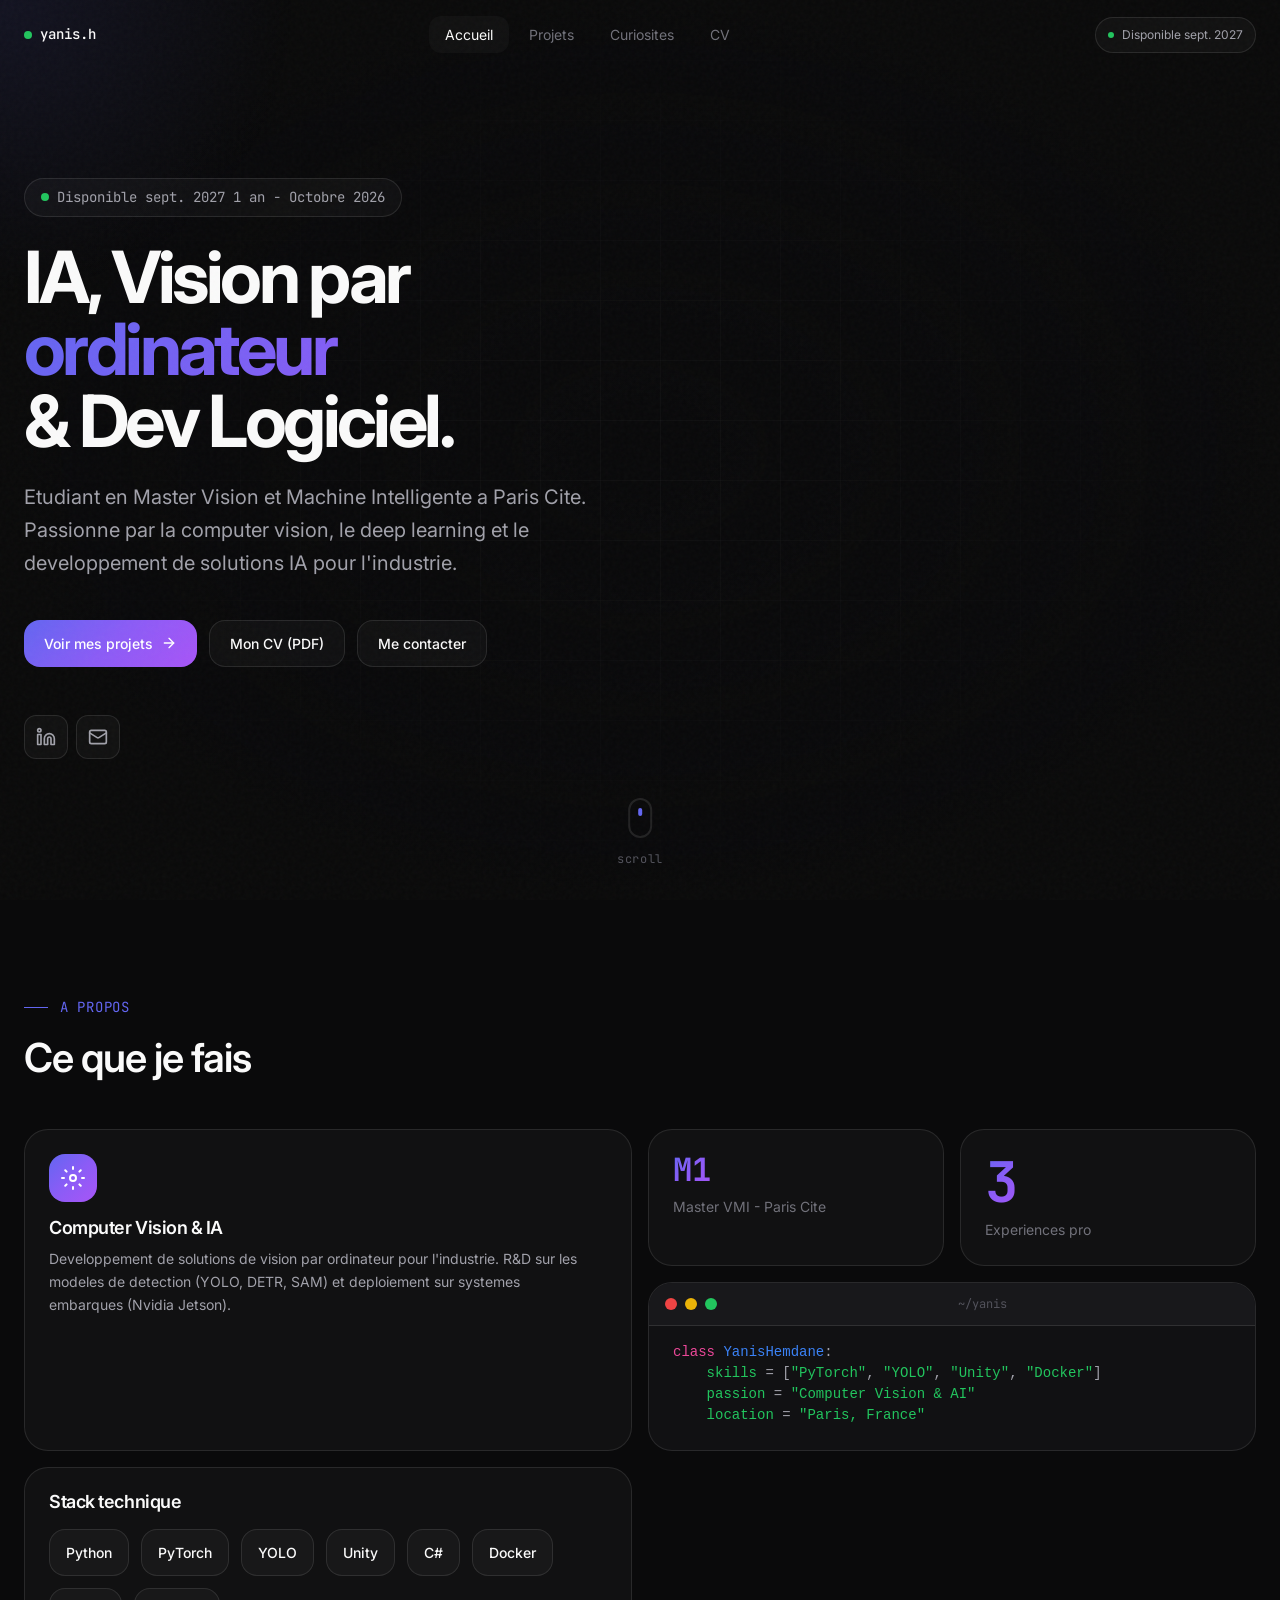
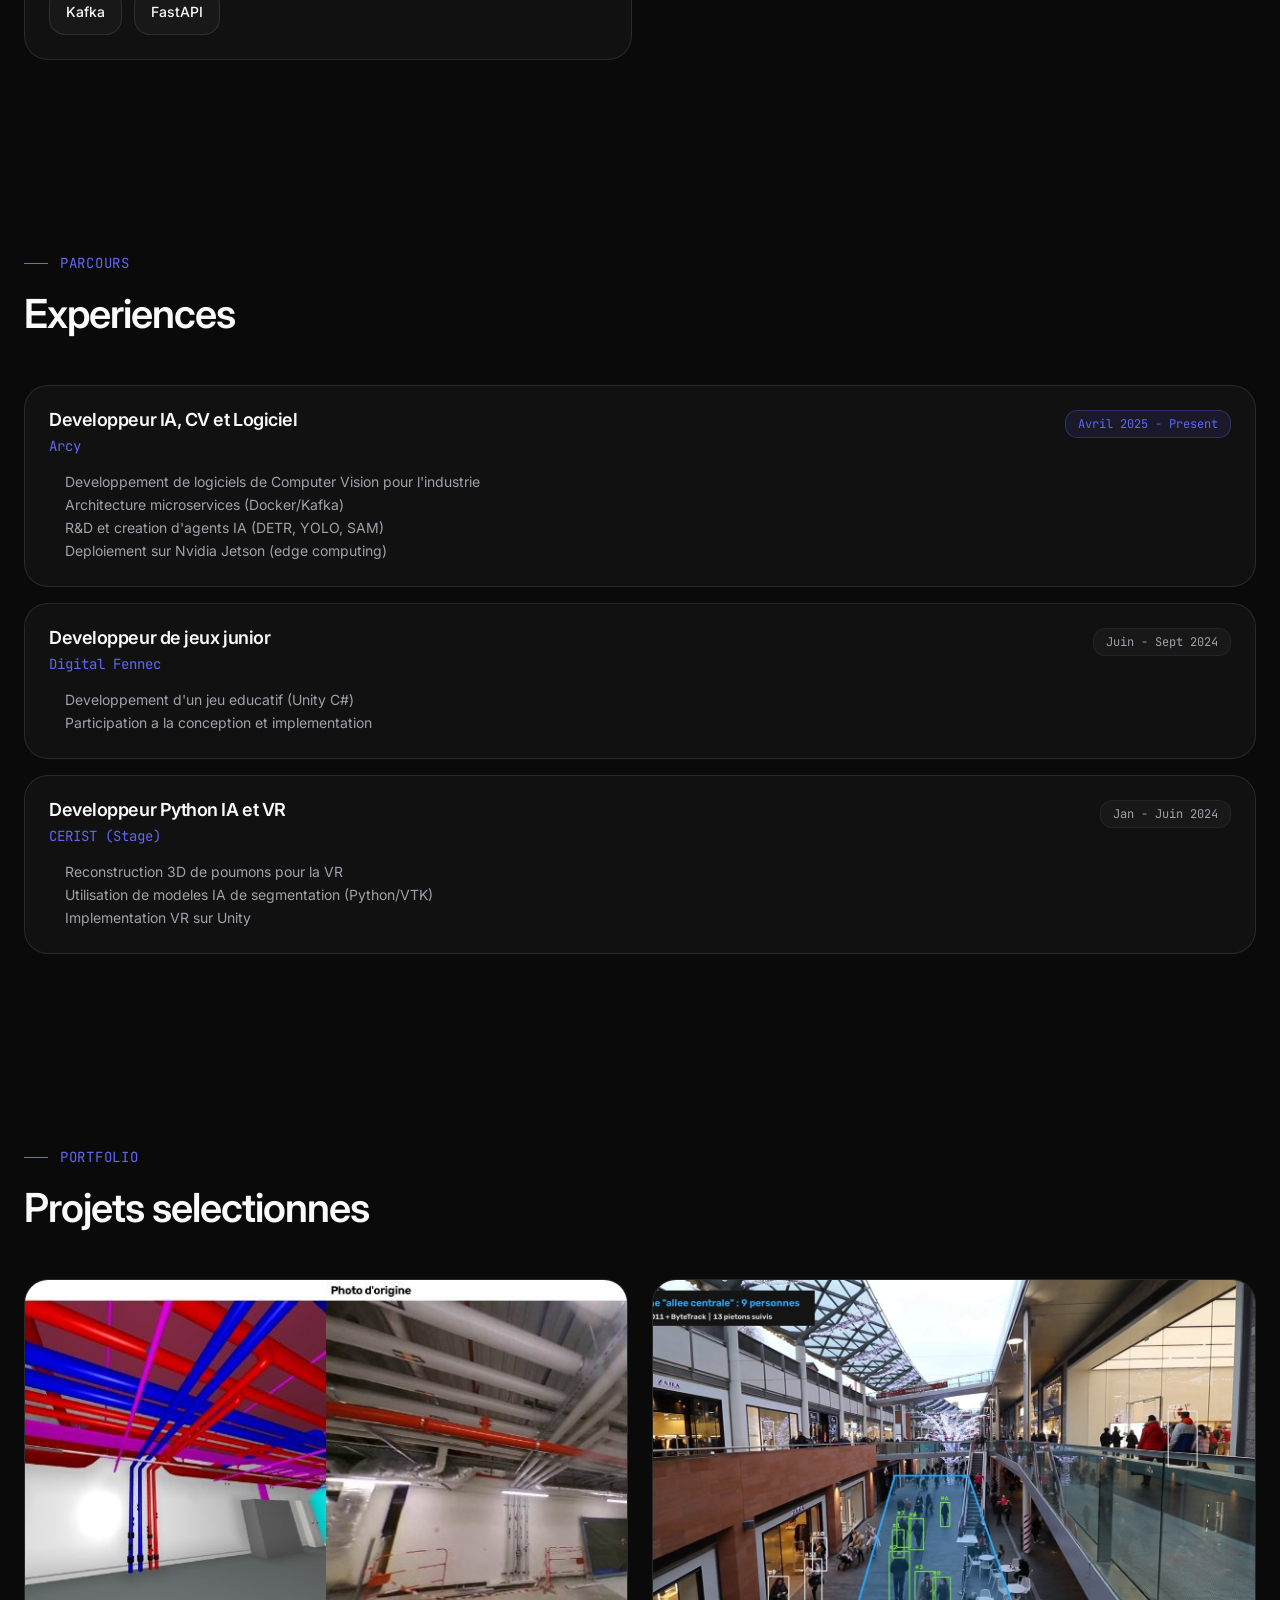
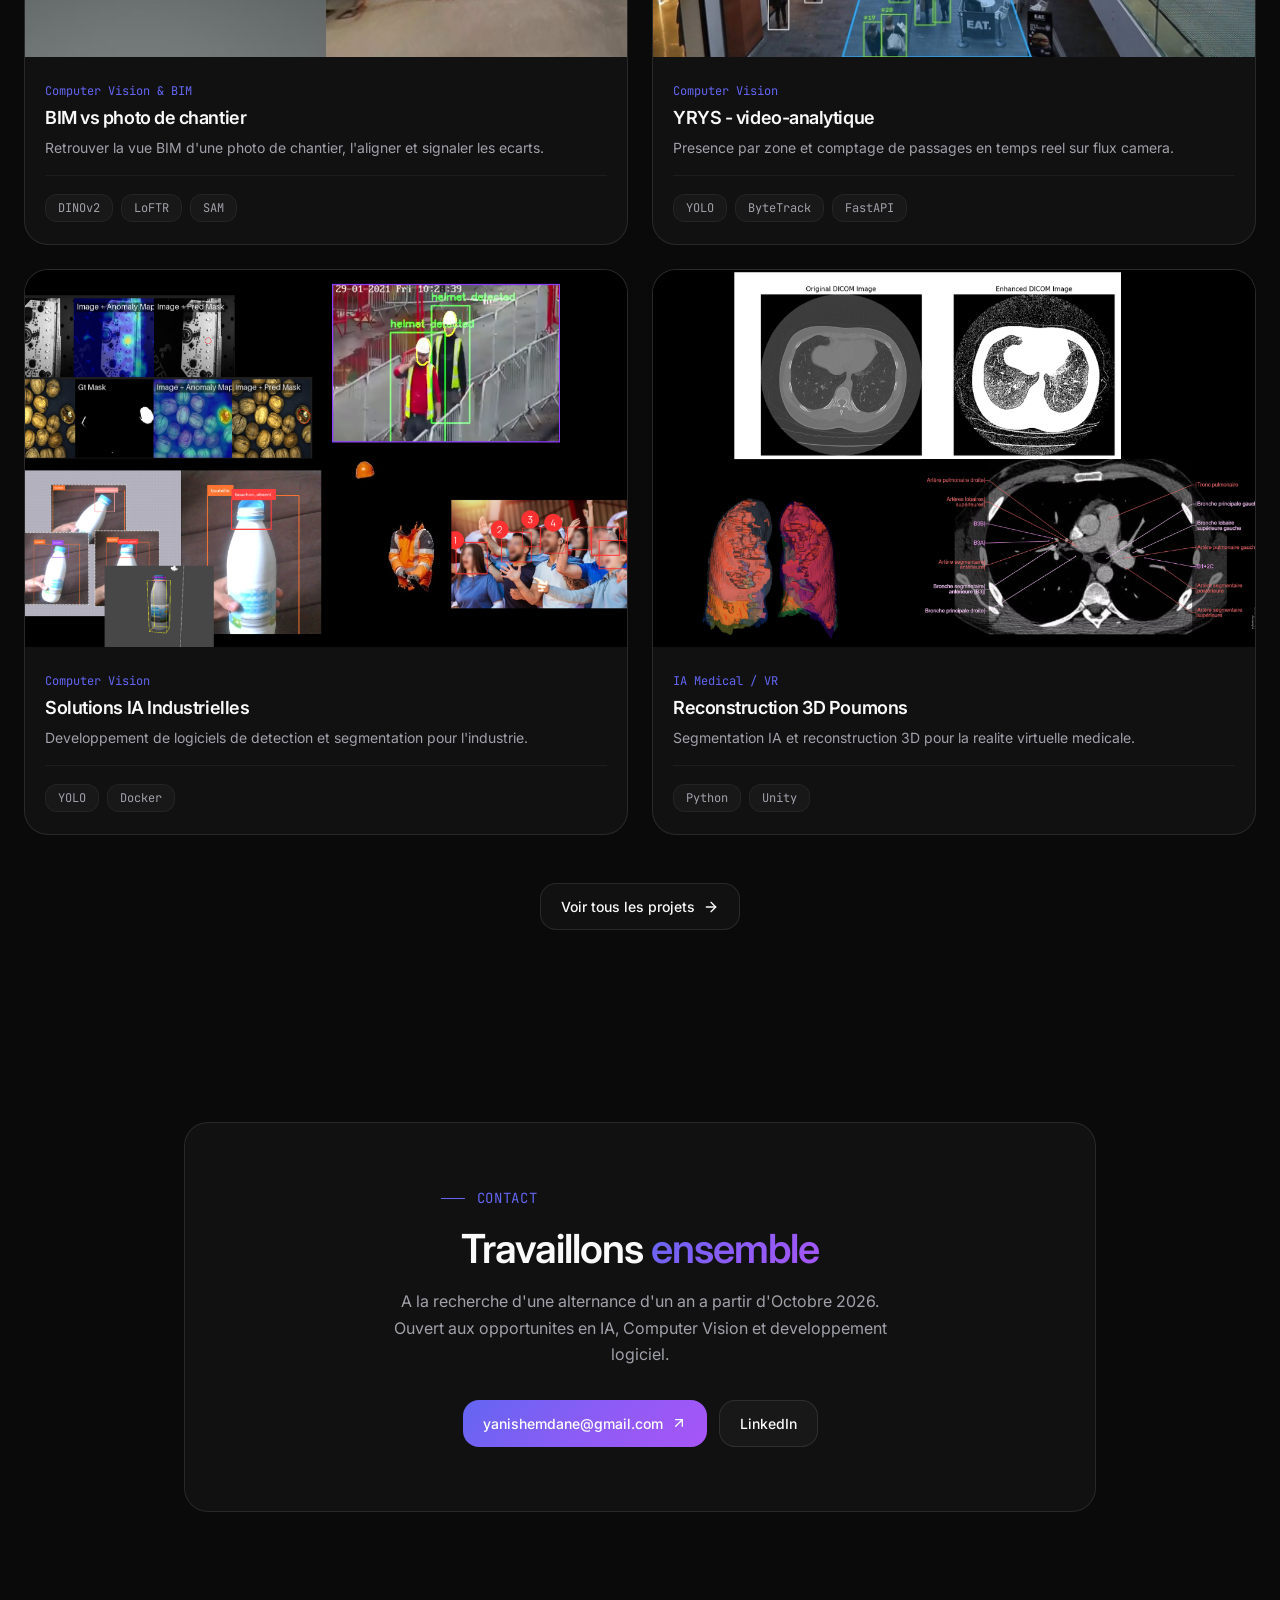
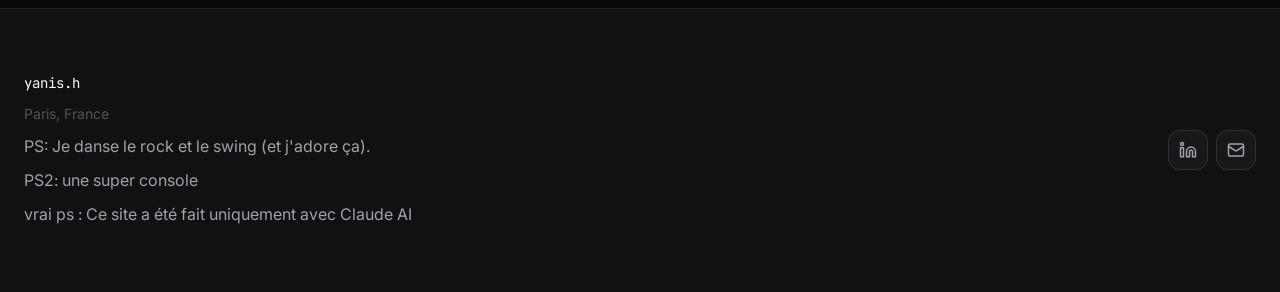
<file: index.html>
<!DOCTYPE html>
<html lang="fr">
<head>
  <meta charset="UTF-8">
  <meta name="viewport" content="width=device-width, initial-scale=1.0">
  <meta name="description" content="Yanis Hemdane - IA, Computer Vision et Developpement Logiciel">
  <meta name="author" content="Yanis Hemdane">
  <meta name="theme-color" content="#0a0a0b">

  <link rel="icon" type="image/svg+xml" href="data:image/svg+xml,<svg xmlns='http://www.w3.org/2000/svg' viewBox='0 0 100 100'><text y='.9em' font-size='90'>🤖</text></svg>">

  <title>Yanis Hemdane — IA & Computer Vision</title>

  <link rel="stylesheet" href="css/style.css">
</head>
<body>
  <!-- Background Grid -->
  <div class="bg-grid"></div>
  <div class="spotlight" id="spotlight"></div>

  <div class="page">
    <!-- ========== HEADER ========== -->
    <header class="header" id="header">
      <div class="container">
        <div class="header__inner">
          <a href="index.html" class="header__logo">
            <span class="header__logo-dot"></span>
            yanis.h
          </a>

          <nav class="header__nav" id="nav">
            <a href="index.html" class="header__link header__link--active">Accueil</a>
            <a href="projects.html" class="header__link">Projets</a>
            <a href="curiosites.html" class="header__link">Curiosites</a>
            <a href="cv/CV_Yanis_Hemdane.pdf" class="header__link" target="_blank" rel="noopener">CV</a>
          </nav>

          <div class="header__status">
            <span class="header__status-dot"></span>
            Disponible sept. 2027
          </div>

          <button class="header__menu-btn" id="menu-btn" aria-label="Menu">
            <span></span>
            <span></span>
            <span></span>
          </button>
        </div>
      </div>
    </header>

    <!-- ========== MAIN CONTENT ========== -->
    <main class="page__content">

      <!-- ===== HERO SECTION ===== -->
      <section class="section section--hero">
        <div class="container">
          <div class="hero">
            <div class="hero__badge fade-in">
              <span class="hero__badge-dot"></span>
              Disponible sept. 2027 1 an - Octobre 2026
            </div>

            <h1 class="hero__title fade-in fade-in--delay-1">
              <span class="hero__title-line">IA, Vision par</span>
              <span class="hero__title-line hero__title-gradient">ordinateur</span>
              <span class="hero__title-line">& Dev Logiciel.</span>
            </h1>

            <p class="hero__description fade-in fade-in--delay-2">
              Etudiant en Master Vision et Machine Intelligente a Paris Cite.
              Passionne par la computer vision, le deep learning et le developpement
              de solutions IA pour l'industrie.
            </p>

            <div class="hero__actions fade-in fade-in--delay-3">
              <a href="projects.html" class="btn btn--primary">
                <span>Voir mes projets</span>
                <svg class="btn__icon" xmlns="http://www.w3.org/2000/svg" viewBox="0 0 24 24" fill="none" stroke="currentColor" stroke-width="2" stroke-linecap="round" stroke-linejoin="round">
                  <line x1="5" y1="12" x2="19" y2="12"></line>
                  <polyline points="12 5 19 12 12 19"></polyline>
                </svg>
              </a>
              <a href="cv/CV_Yanis_Hemdane.pdf" class="btn btn--secondary" target="_blank" rel="noopener">
                Mon CV (PDF)
              </a>
              <a href="#contact" class="btn btn--secondary">
                Me contacter
              </a>
            </div>

            <div class="hero__social fade-in fade-in--delay-4">
              <a href="https://www.linkedin.com/in/yanis-hemdane-5b6553298/" class="social-link" aria-label="LinkedIn" target="_blank" rel="noopener">
                <svg xmlns="http://www.w3.org/2000/svg" viewBox="0 0 24 24" fill="none" stroke="currentColor" stroke-width="2" stroke-linecap="round" stroke-linejoin="round">
                  <path d="M16 8a6 6 0 0 1 6 6v7h-4v-7a2 2 0 0 0-2-2 2 2 0 0 0-2 2v7h-4v-7a6 6 0 0 1 6-6z"/>
                  <rect x="2" y="9" width="4" height="12"/>
                  <circle cx="4" cy="4" r="2"/>
                </svg>
              </a>
              <a href="mailto:yanishemdane@gmail.com" class="social-link" aria-label="Email">
                <svg xmlns="http://www.w3.org/2000/svg" viewBox="0 0 24 24" fill="none" stroke="currentColor" stroke-width="2" stroke-linecap="round" stroke-linejoin="round">
                  <rect width="20" height="16" x="2" y="4" rx="2"/>
                  <path d="m22 7-8.97 5.7a1.94 1.94 0 0 1-2.06 0L2 7"/>
                </svg>
              </a>
            </div>
          </div>

          <div class="scroll-indicator fade-in fade-in--delay-5">
            <div class="scroll-indicator__icon">
              <div class="scroll-indicator__wheel"></div>
            </div>
            <span>scroll</span>
          </div>
        </div>
      </section>

      <!-- ===== BENTO GRID SECTION ===== -->
      <section class="section">
        <div class="container">
          <div class="section__header">
            <p class="section__eyebrow fade-in">A propos</p>
            <h2 class="section__title fade-in fade-in--delay-1">
              Ce que je fais
            </h2>
          </div>

          <div class="bento-grid">
            <!-- Bento: Introduction -->
            <div class="bento-item bento-item--lg stagger-item">
              <div class="bento-item__icon">
                <svg xmlns="http://www.w3.org/2000/svg" viewBox="0 0 24 24" fill="none" stroke="currentColor" stroke-width="2" stroke-linecap="round" stroke-linejoin="round">
                  <circle cx="12" cy="12" r="3"/>
                  <path d="M12 1v2M12 21v2M4.22 4.22l1.42 1.42M18.36 18.36l1.42 1.42M1 12h2M21 12h2M4.22 19.78l1.42-1.42M18.36 5.64l1.42-1.42"/>
                </svg>
              </div>
              <h3 class="bento-item__title">Computer Vision & IA</h3>
              <p class="bento-item__text">
                Developpement de solutions de vision par ordinateur pour l'industrie.
                R&D sur les modeles de detection (YOLO, DETR, SAM) et deploiement
                sur systemes embarques (Nvidia Jetson).
              </p>
            </div>

            <!-- Bento: Formation -->
            <div class="bento-item stagger-item">
              <span class="bento-item__number" style="font-size: var(--text-3xl);">M1</span>
              <p class="bento-item__label">Master VMI - Paris Cite</p>
            </div>

            <!-- Bento: Experience -->
            <div class="bento-item stagger-item">
              <span class="bento-item__number">3</span>
              <p class="bento-item__label">Experiences pro</p>
            </div>

            <!-- Bento: Terminal/Code -->
            <div class="bento-item bento-item--wide bento-item--code stagger-item">
              <div class="terminal__header" style="margin: calc(var(--space-6) * -1); margin-bottom: var(--space-4); padding: var(--space-3) var(--space-4); background: var(--color-bg-tertiary); border-bottom: 1px solid var(--color-border);">
                <span class="terminal__dot terminal__dot--red"></span>
                <span class="terminal__dot terminal__dot--yellow"></span>
                <span class="terminal__dot terminal__dot--green"></span>
                <span class="terminal__title">~/yanis</span>
              </div>
              <pre><code><span class="code-keyword">class</span> <span class="code-function">YanisHemdane</span>:
    <span class="code-string">skills</span> = [<span class="code-string">"PyTorch"</span>, <span class="code-string">"YOLO"</span>, <span class="code-string">"Unity"</span>, <span class="code-string">"Docker"</span>]
    <span class="code-string">passion</span> = <span class="code-string">"Computer Vision & AI"</span>
    <span class="code-string">location</span> = <span class="code-string">"Paris, France"</span></code></pre>
            </div>

            <!-- Bento: Stack technique -->
            <div class="bento-item bento-item--wide stagger-item">
              <h3 class="bento-item__title">Stack technique</h3>
              <div class="tech-stack" style="margin-top: var(--space-4);">
                <div class="tech-item">
                  <span class="tech-item__name">Python</span>
                </div>
                <div class="tech-item">
                  <span class="tech-item__name">PyTorch</span>
                </div>
                <div class="tech-item">
                  <span class="tech-item__name">YOLO</span>
                </div>
                <div class="tech-item">
                  <span class="tech-item__name">Unity</span>
                </div>
                <div class="tech-item">
                  <span class="tech-item__name">C#</span>
                </div>
                <div class="tech-item">
                  <span class="tech-item__name">Docker</span>
                </div>
                <div class="tech-item">
                  <span class="tech-item__name">Kafka</span>
                </div>
                <div class="tech-item">
                  <span class="tech-item__name">FastAPI</span>
                </div>
              </div>
            </div>
          </div>
        </div>
      </section>

      <!-- ===== EXPERIENCES ===== -->
      <section class="section">
        <div class="container">
          <div class="section__header">
            <p class="section__eyebrow fade-in">Parcours</p>
            <h2 class="section__title fade-in fade-in--delay-1">
              Experiences
            </h2>
          </div>

          <div class="bento-grid" style="grid-template-columns: 1fr;">
            <!-- Arcy -->
            <div class="bento-item stagger-item">
              <div style="display: flex; justify-content: space-between; align-items: start; flex-wrap: wrap; gap: var(--space-2); margin-bottom: var(--space-3);">
                <div>
                  <h3 class="bento-item__title" style="margin-bottom: var(--space-1);">Developpeur IA, CV et Logiciel</h3>
                  <p style="color: var(--color-accent); font-family: var(--font-mono); font-size: var(--text-sm);">Arcy</p>
                </div>
                <span class="tag tag--accent">Avril 2025 - Present</span>
              </div>
              <ul style="color: var(--color-text-secondary); font-size: var(--text-sm); line-height: var(--leading-relaxed); padding-left: var(--space-4);">
                <li>Developpement de logiciels de Computer Vision pour l'industrie</li>
                <li>Architecture microservices (Docker/Kafka)</li>
                <li>R&D et creation d'agents IA (DETR, YOLO, SAM)</li>
                <li>Deploiement sur Nvidia Jetson (edge computing)</li>
              </ul>
            </div>

            <!-- Digital Fennec -->
            <div class="bento-item stagger-item">
              <div style="display: flex; justify-content: space-between; align-items: start; flex-wrap: wrap; gap: var(--space-2); margin-bottom: var(--space-3);">
                <div>
                  <h3 class="bento-item__title" style="margin-bottom: var(--space-1);">Developpeur de jeux junior</h3>
                  <p style="color: var(--color-accent); font-family: var(--font-mono); font-size: var(--text-sm);">Digital Fennec</p>
                </div>
                <span class="tag">Juin - Sept 2024</span>
              </div>
              <ul style="color: var(--color-text-secondary); font-size: var(--text-sm); line-height: var(--leading-relaxed); padding-left: var(--space-4);">
                <li>Developpement d'un jeu educatif (Unity C#)</li>
                <li>Participation a la conception et implementation</li>
              </ul>
            </div>

            <!-- CERIST -->
            <div class="bento-item stagger-item">
              <div style="display: flex; justify-content: space-between; align-items: start; flex-wrap: wrap; gap: var(--space-2); margin-bottom: var(--space-3);">
                <div>
                  <h3 class="bento-item__title" style="margin-bottom: var(--space-1);">Developpeur Python IA et VR</h3>
                  <p style="color: var(--color-accent); font-family: var(--font-mono); font-size: var(--text-sm);">CERIST (Stage)</p>
                </div>
                <span class="tag">Jan - Juin 2024</span>
              </div>
              <ul style="color: var(--color-text-secondary); font-size: var(--text-sm); line-height: var(--leading-relaxed); padding-left: var(--space-4);">
                <li>Reconstruction 3D de poumons pour la VR</li>
                <li>Utilisation de modeles IA de segmentation (Python/VTK)</li>
                <li>Implementation VR sur Unity</li>
              </ul>
            </div>
          </div>
        </div>
      </section>

      <!-- ===== PROJETS EN VEDETTE ===== -->
      <section class="section" id="featured-projects">
        <div class="container">
          <div class="section__header">
            <p class="section__eyebrow fade-in">Portfolio</p>
            <h2 class="section__title fade-in fade-in--delay-1">
              Projets selectionnes
            </h2>
          </div>

          <div class="projects-grid">
            <!-- Projets vision industrielle -->
            <a href="projects/projet-7.html" class="card stagger-item">
              <div class="card__image">
                <img src="Image/bim/bim_vs_photo.jpg" alt="BIM vs photo de chantier">
              </div>
              <div class="card__content">
                <span class="card__tag">Computer Vision &amp; BIM</span>
                <h3 class="card__title">BIM vs photo de chantier</h3>
                <p class="card__description">
                  Retrouver la vue BIM d'une photo de chantier, l'aligner et signaler les ecarts.
                </p>
                <div class="card__footer">
                  <div class="card__techs">
                    <span class="tag">DINOv2</span>
                    <span class="tag">LoFTR</span>
                    <span class="tag">SAM</span>
                  </div>
                  <div class="card__arrow">
                    <svg xmlns="http://www.w3.org/2000/svg" viewBox="0 0 24 24" fill="none" stroke="currentColor" stroke-width="2" stroke-linecap="round" stroke-linejoin="round">
                      <line x1="7" y1="17" x2="17" y2="7"></line>
                      <polyline points="7 7 17 7 17 17"></polyline>
                    </svg>
                  </div>
                </div>
              </div>
            </a>

            <a href="projects/projet-8.html" class="card stagger-item">
              <div class="card__image">
                <img src="Image/yrys.jpg" alt="YRYS - video-analytique">
              </div>
              <div class="card__content">
                <span class="card__tag">Computer Vision</span>
                <h3 class="card__title">YRYS - video-analytique</h3>
                <p class="card__description">
                  Presence par zone et comptage de passages en temps reel sur flux camera.
                </p>
                <div class="card__footer">
                  <div class="card__techs">
                    <span class="tag">YOLO</span>
                    <span class="tag">ByteTrack</span>
                    <span class="tag">FastAPI</span>
                  </div>
                  <div class="card__arrow">
                    <svg xmlns="http://www.w3.org/2000/svg" viewBox="0 0 24 24" fill="none" stroke="currentColor" stroke-width="2" stroke-linecap="round" stroke-linejoin="round">
                      <line x1="7" y1="17" x2="17" y2="7"></line>
                      <polyline points="7 7 17 7 17 17"></polyline>
                    </svg>
                  </div>
                </div>
              </div>
            </a>

            <!-- Projet 1: Solutions CV Arcy -->
            <a href="projects/projet-1.html" class="card stagger-item">
              <div class="card__image">
                <img src="Image/projet1.png" alt="">
              </div>
              <div class="card__content">
                <span class="card__tag">Computer Vision</span>
                <h3 class="card__title">Solutions IA Industrielles</h3>
                <p class="card__description">
                  Developpement de logiciels de detection et segmentation pour l'industrie.
                </p>
                <div class="card__footer">
                  <div class="card__techs">
                    <span class="tag">YOLO</span>
                    <span class="tag">Docker</span>
                  </div>
                  <div class="card__arrow">
                    <svg xmlns="http://www.w3.org/2000/svg" viewBox="0 0 24 24" fill="none" stroke="currentColor" stroke-width="2" stroke-linecap="round" stroke-linejoin="round">
                      <line x1="7" y1="17" x2="17" y2="7"></line>
                      <polyline points="7 7 17 7 17 17"></polyline>
                    </svg>
                  </div>
                </div>
              </div>
            </a>

            <!-- Projet 2: Reconstruction VR -->
            <a href="projects/projet-2.html" class="card stagger-item">
              <div class="card__image">
                <img src="Image/projet2.png" alt="">
              </div>
              <div class="card__content">
                <span class="card__tag">IA Medical / VR</span>
                <h3 class="card__title">Reconstruction 3D Poumons</h3>
                <p class="card__description">
                  Segmentation IA et reconstruction 3D pour la realite virtuelle medicale.
                </p>
                <div class="card__footer">
                  <div class="card__techs">
                    <span class="tag">Python</span>
                    <span class="tag">Unity</span>
                  </div>
                  <div class="card__arrow">
                    <svg xmlns="http://www.w3.org/2000/svg" viewBox="0 0 24 24" fill="none" stroke="currentColor" stroke-width="2" stroke-linecap="round" stroke-linejoin="round">
                      <line x1="7" y1="17" x2="17" y2="7"></line>
                      <polyline points="7 7 17 7 17 17"></polyline>
                    </svg>
                  </div>
                </div>
              </div>
            </a>

          </div>

          <div style="text-align: center; margin-top: var(--space-12);">
            <a href="projects.html" class="btn btn--secondary fade-in">
              Voir tous les projets
              <svg class="btn__icon" xmlns="http://www.w3.org/2000/svg" viewBox="0 0 24 24" fill="none" stroke="currentColor" stroke-width="2" stroke-linecap="round" stroke-linejoin="round">
                <line x1="5" y1="12" x2="19" y2="12"></line>
                <polyline points="12 5 19 12 12 19"></polyline>
              </svg>
            </a>
          </div>
        </div>
      </section>

      <!-- ===== CONTACT SECTION ===== -->
      <section class="section" id="contact">
        <div class="container container--md">
          <div class="bento-item bento-item--wide fade-in" style="text-align: center; padding: var(--space-16);">
            <p class="section__eyebrow" style="justify-content: center;">Contact</p>
            <h2 style="font-size: var(--text-4xl); margin: var(--space-4) 0;">
              Travaillons <span class="text-gradient">ensemble</span>
            </h2>
            <p style="color: var(--color-text-secondary); max-width: 50ch; margin: 0 auto var(--space-8);">
              A la recherche d'une alternance d'un an a partir d'Octobre 2026.
              Ouvert aux opportunites en IA, Computer Vision et developpement logiciel.
            </p>
            <div style="display: flex; gap: var(--space-3); justify-content: center; flex-wrap: wrap;">
              <a href="mailto:yanishemdane@gmail.com" class="btn btn--primary">
                <span>yanishemdane@gmail.com</span>
                <svg class="btn__icon" xmlns="http://www.w3.org/2000/svg" viewBox="0 0 24 24" fill="none" stroke="currentColor" stroke-width="2" stroke-linecap="round" stroke-linejoin="round">
                  <line x1="7" y1="17" x2="17" y2="7"></line>
                  <polyline points="7 7 17 7 17 17"></polyline>
                </svg>
              </a>
              <a href="https://www.linkedin.com/in/yanis-hemdane-5b6553298/" class="btn btn--secondary" target="_blank" rel="noopener">
                LinkedIn
              </a>
            </div>
          </div>
        </div>
      </section>

    </main>

    <!-- ========== FOOTER ========== -->
    <footer class="footer">
      <div class="container">
        <div class="footer__inner">
          <div class="footer__left">
            <span class="footer__logo">yanis.h</span>
            <p class="footer__text">
              Paris, France

 
            </p>
            <p >
              PS: Je danse le rock et le swing (et j'adore ça).
              
            </p>
            <p>
              PS2: une super console
            </p>
            <p>
              vrai ps : Ce site a été fait uniquement avec Claude AI

            </p>
          </div>

          <div class="footer__social">
            <a href="https://www.linkedin.com/in/yanis-hemdane-5b6553298/" class="footer__social-link" target="_blank" rel="noopener" aria-label="LinkedIn">
              <svg xmlns="http://www.w3.org/2000/svg" viewBox="0 0 24 24" fill="none" stroke="currentColor" stroke-width="2" stroke-linecap="round" stroke-linejoin="round">
                <path d="M16 8a6 6 0 0 1 6 6v7h-4v-7a2 2 0 0 0-2-2 2 2 0 0 0-2 2v7h-4v-7a6 6 0 0 1 6-6z"/>
                <rect x="2" y="9" width="4" height="12"/>
                <circle cx="4" cy="4" r="2"/>
              </svg>
            </a>
            <a href="mailto:yanishemdane@gmail.com" class="footer__social-link" aria-label="Email">
              <svg xmlns="http://www.w3.org/2000/svg" viewBox="0 0 24 24" fill="none" stroke="currentColor" stroke-width="2" stroke-linecap="round" stroke-linejoin="round">
                <rect width="20" height="16" x="2" y="4" rx="2"/>
                <path d="m22 7-8.97 5.7a1.94 1.94 0 0 1-2.06 0L2 7"/>
              </svg>
            </a>
          </div>
        </div>
      </div>
    </footer>
  </div>

  <script src="js/main.js"></script>
</body>
</html>
</file>
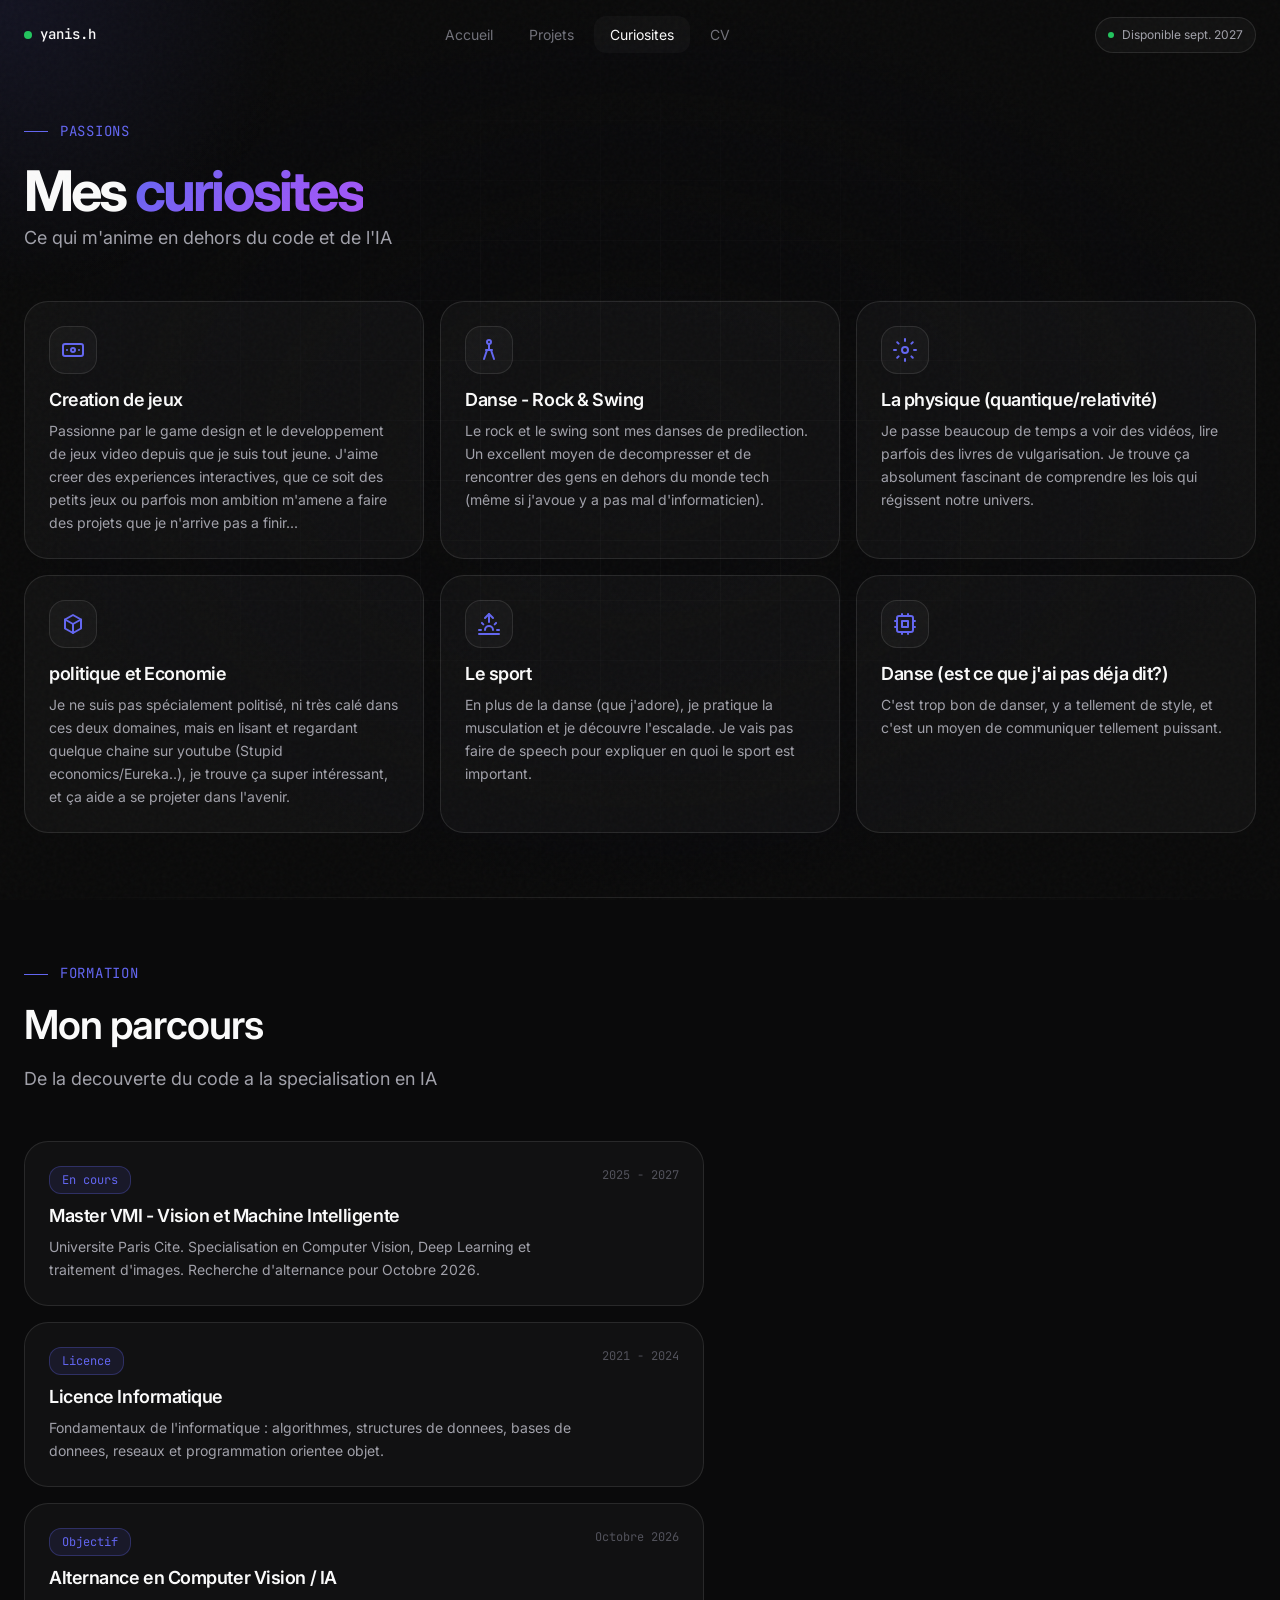
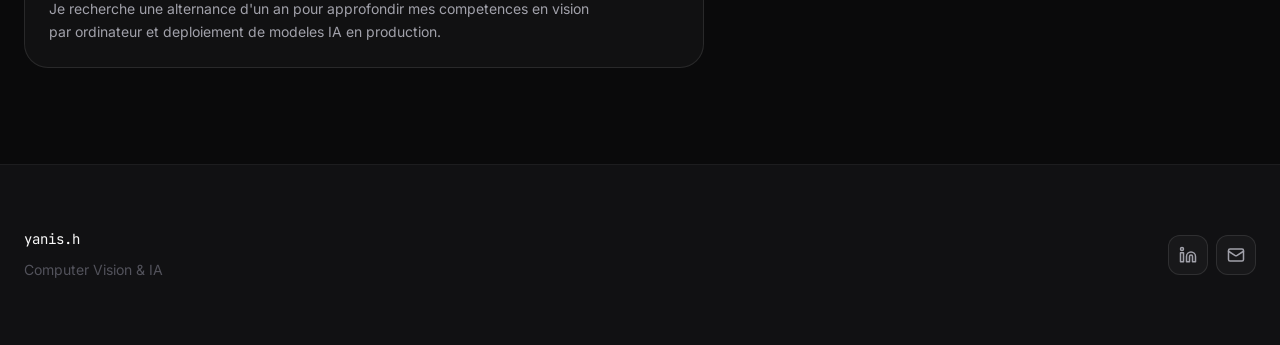
<file: curiosites.html>
<!DOCTYPE html>
<html lang="fr">
<head>
  <meta charset="UTF-8">
  <meta name="viewport" content="width=device-width, initial-scale=1.0">
  <meta name="description" content="Curiosites - Yanis Hemdane - Game Dev, Danse & Passions">
  <meta name="author" content="Yanis Hemdane">
  <meta name="theme-color" content="#0a0a0b">

  <link rel="icon" type="image/svg+xml" href="data:image/svg+xml,<svg xmlns='http://www.w3.org/2000/svg' viewBox='0 0 100 100'><text y='.9em' font-size='90'>🤖</text></svg>">

  <title>Curiosites — Yanis Hemdane</title>

  <link rel="stylesheet" href="css/style.css">
</head>
<body>
  <!-- Background Grid -->
  <div class="bg-grid"></div>
  <div class="spotlight" id="spotlight"></div>

  <div class="page">
    <!-- ========== HEADER ========== -->
    <header class="header" id="header">
      <div class="container">
        <div class="header__inner">
          <a href="index.html" class="header__logo">
            <span class="header__logo-dot"></span>
            yanis.h
          </a>

          <nav class="header__nav" id="nav">
            <a href="index.html" class="header__link">Accueil</a>
            <a href="projects.html" class="header__link">Projets</a>
            <a href="curiosites.html" class="header__link header__link--active">Curiosites</a>
            <a href="cv/CV_Yanis_Hemdane.pdf" class="header__link" target="_blank" rel="noopener">CV</a>
          </nav>

          <div class="header__status">
            <span class="header__status-dot"></span>
            Disponible sept. 2027
          </div>

          <button class="header__menu-btn" id="menu-btn" aria-label="Menu">
            <span></span>
            <span></span>
            <span></span>
          </button>
        </div>
      </div>
    </header>

    <!-- ========== MAIN CONTENT ========== -->
    <main class="page__content">
      <section class="section" style="padding-top: 120px;">
        <div class="container">
          <!-- En-tete de page -->
          <div class="section__header">
            <p class="section__eyebrow fade-in">Passions</p>
            <h1 class="fade-in fade-in--delay-1" style="font-size: clamp(var(--text-4xl), 8vw, var(--text-5xl));">
              Mes <span class="text-gradient">curiosites</span>
            </h1>
            <p class="section__description fade-in fade-in--delay-2">
              Ce qui m'anime en dehors du code et de l'IA
            </p>
          </div>

          <!-- Grille de curiosites -->
          <div class="curiosities-grid">

            <!-- Curiosite 1: Game Dev -->
            <div class="curiosity-card stagger-item">
              <div class="curiosity-card__icon">
                <svg xmlns="http://www.w3.org/2000/svg" viewBox="0 0 24 24" fill="none" stroke="currentColor" stroke-width="2" stroke-linecap="round" stroke-linejoin="round">
                  <rect x="2" y="6" width="20" height="12" rx="2"/>
                  <circle cx="12" cy="12" r="2"/>
                  <path d="M6 12h.01"/>
                  <path d="M18 12h.01"/>
                </svg>
              </div>
              <h3 class="curiosity-card__title">Creation de jeux</h3>
              <p class="curiosity-card__text">
                Passionne par le game design et le developpement de jeux video depuis que je suis tout jeune.
                J'aime creer des experiences interactives, que ce soit des petits jeux ou parfois mon ambition m'amene a faire des 
                projets que je n'arrive pas a finir...
              </p>
            </div>

            <!-- Curiosite 2: Danse -->
            <div class="curiosity-card stagger-item">
              <div class="curiosity-card__icon">
                <svg xmlns="http://www.w3.org/2000/svg" viewBox="0 0 24 24" fill="none" stroke="currentColor" stroke-width="2" stroke-linecap="round" stroke-linejoin="round">
                  <circle cx="12" cy="4" r="2"/>
                  <path d="m7 21 3-9"/>
                  <path d="M9 12h6"/>
                  <path d="m17 21-3-9"/>
                  <path d="M12 6v6"/>
                </svg>
              </div>
              <h3 class="curiosity-card__title">Danse - Rock & Swing</h3>
              <p class="curiosity-card__text">
                Le rock et le swing sont mes danses de predilection. Un excellent moyen
                de decompresser et de rencontrer des gens en dehors du monde tech (même si j'avoue y a pas mal d'informaticien).
              </p>
            </div>

            <!-- Curiosite 3: Computer Vision -->
            <div class="curiosity-card stagger-item">
              <div class="curiosity-card__icon">
                <svg xmlns="http://www.w3.org/2000/svg" viewBox="0 0 24 24" fill="none" stroke="currentColor" stroke-width="2" stroke-linecap="round" stroke-linejoin="round">
                  <circle cx="12" cy="12" r="3"/>
                  <path d="M12 1v2"/>
                  <path d="M12 21v2"/>
                  <path d="M4.22 4.22l1.42 1.42"/>
                  <path d="M18.36 18.36l1.42 1.42"/>
                  <path d="M1 12h2"/>
                  <path d="M21 12h2"/>
                  <path d="M4.22 19.78l1.42-1.42"/>
                  <path d="M18.36 5.64l1.42-1.42"/>
                </svg>
              </div>
              <h3 class="curiosity-card__title">La physique (quantique/relativité)</h3>
              <p class="curiosity-card__text">
                Je passe beaucoup de temps a voir des vidéos, lire parfois des livres de vulgarisation.
                Je trouve ça absolument fascinant de comprendre les lois qui régissent notre univers.
              </p>
            </div>

            <!-- Curiosite 4: 3D -->
            <div class="curiosity-card stagger-item">
              <div class="curiosity-card__icon">
                <svg xmlns="http://www.w3.org/2000/svg" viewBox="0 0 24 24" fill="none" stroke="currentColor" stroke-width="2" stroke-linecap="round" stroke-linejoin="round">
                  <path d="M12 3l8 4.5v9L12 21l-8-4.5v-9L12 3z"/>
                  <path d="M12 12l8-4.5"/>
                  <path d="M12 12v9"/>
                  <path d="M12 12L4 7.5"/>
                </svg>
              </div>
              <h3 class="curiosity-card__title">politique et Economie</h3>
              <p class="curiosity-card__text">
                Je ne suis pas spécialement politisé, ni très calé dans ces deux domaines, mais en lisant et regardant
                quelque chaine sur youtube (Stupid economics/Eureka..), je trouve ça super intéressant, et ça aide a se projeter dans l'avenir.
              </p>
            </div>

            <!-- Curiosite 5: Deep Learning -->
            <div class="curiosity-card stagger-item">
              <div class="curiosity-card__icon">
                <svg xmlns="http://www.w3.org/2000/svg" viewBox="0 0 24 24" fill="none" stroke="currentColor" stroke-width="2" stroke-linecap="round" stroke-linejoin="round">
                  <path d="M12 2v8"/>
                  <path d="m4.93 10.93 1.41 1.41"/>
                  <path d="M2 18h2"/>
                  <path d="M20 18h2"/>
                  <path d="m19.07 10.93-1.41 1.41"/>
                  <path d="M22 22H2"/>
                  <path d="m8 6 4-4 4 4"/>
                  <path d="M16 18a4 4 0 0 0-8 0"/>
                </svg>
              </div>
              <h3 class="curiosity-card__title">Le sport</h3>
              <p class="curiosity-card__text">
                En plus de la danse (que j'adore), je pratique la musculation et je découvre l'escalade.
                Je vais pas faire de speech pour expliquer en quoi le sport est important.

              </p>
            </div>

            <!-- Curiosite 6: Edge Computing -->
            <div class="curiosity-card stagger-item">
              <div class="curiosity-card__icon">
                <svg xmlns="http://www.w3.org/2000/svg" viewBox="0 0 24 24" fill="none" stroke="currentColor" stroke-width="2" stroke-linecap="round" stroke-linejoin="round">
                  <rect x="4" y="4" width="16" height="16" rx="2"/>
                  <rect x="9" y="9" width="6" height="6"/>
                  <path d="M9 2v2"/>
                  <path d="M15 2v2"/>
                  <path d="M9 20v2"/>
                  <path d="M15 20v2"/>
                  <path d="M2 9h2"/>
                  <path d="M2 15h2"/>
                  <path d="M20 9h2"/>
                  <path d="M20 15h2"/>
                </svg>
              </div>
              <h3 class="curiosity-card__title">Danse (est ce que j'ai pas déja dit?)</h3>
              <p class="curiosity-card__text">
                C'est trop bon de danser, y a tellement de style, et c'est un moyen de communiquer tellement puissant.
              </p>
            </div>

          </div>

          <!-- Section Parcours -->
          <div class="divider divider--gradient"></div>

          <div class="section__header">
            <p class="section__eyebrow fade-in">Formation</p>
            <h2 class="section__title fade-in fade-in--delay-1">Mon parcours</h2>
            <p class="section__description fade-in fade-in--delay-2">
              De la decouverte du code a la specialisation en IA
            </p>
          </div>

          <div style="max-width: var(--container-sm);">
            <!-- Formation 1 -->
            <article class="bento-item stagger-item" style="margin-bottom: var(--space-4);">
              <div style="display: flex; justify-content: space-between; align-items: start; margin-bottom: var(--space-3);">
                <span class="tag tag--accent">En cours</span>
                <span style="font-family: var(--font-mono); font-size: var(--text-xs); color: var(--color-text-muted);">
                  2025 - 2027
                </span>
              </div>
              <h3 style="font-size: var(--text-lg); margin-bottom: var(--space-2);">
                Master VMI - Vision et Machine Intelligente
              </h3>
              <p style="color: var(--color-text-secondary); font-size: var(--text-sm);">
                Universite Paris Cite. Specialisation en Computer Vision, Deep Learning
                et traitement d'images. Recherche d'alternance pour Octobre 2026.
              </p>
            </article>

            <!-- Formation 2 -->
            <article class="bento-item stagger-item" style="margin-bottom: var(--space-4);">
              <div style="display: flex; justify-content: space-between; align-items: start; margin-bottom: var(--space-3);">
                <span class="tag tag--accent">Licence</span>
                <span style="font-family: var(--font-mono); font-size: var(--text-xs); color: var(--color-text-muted);">
                  2021 - 2024
                </span>
              </div>
              <h3 style="font-size: var(--text-lg); margin-bottom: var(--space-2);">
                Licence Informatique
              </h3>
              <p style="color: var(--color-text-secondary); font-size: var(--text-sm);">
                Fondamentaux de l'informatique : algorithmes, structures de donnees,
                bases de donnees, reseaux et programmation orientee objet.
              </p>
            </article>

            <!-- Objectifs -->
            <article class="bento-item stagger-item">
              <div style="display: flex; justify-content: space-between; align-items: start; margin-bottom: var(--space-3);">
                <span class="tag tag--accent">Objectif</span>
                <span style="font-family: var(--font-mono); font-size: var(--text-xs); color: var(--color-text-muted);">
                  Octobre 2026
                </span>
              </div>
              <h3 style="font-size: var(--text-lg); margin-bottom: var(--space-2);">
                Alternance en Computer Vision / IA
              </h3>
              <p style="color: var(--color-text-secondary); font-size: var(--text-sm);">
                Je recherche une alternance d'un an pour approfondir mes competences
                en vision par ordinateur et deploiement de modeles IA en production.
              </p>
            </article>
          </div>

        </div>
      </section>
    </main>

    <!-- ========== FOOTER ========== -->
    <footer class="footer">
      <div class="container">
        <div class="footer__inner">
          <div class="footer__left">
            <span class="footer__logo">yanis.h</span>
            <p class="footer__text">Computer Vision & IA</p>
          </div>

          <div class="footer__social">
            <a href="https://www.linkedin.com/in/yanis-hemdane-5b6553298/" class="footer__social-link" target="_blank" rel="noopener" aria-label="LinkedIn">
              <svg xmlns="http://www.w3.org/2000/svg" viewBox="0 0 24 24" fill="none" stroke="currentColor" stroke-width="2" stroke-linecap="round" stroke-linejoin="round">
                <path d="M16 8a6 6 0 0 1 6 6v7h-4v-7a2 2 0 0 0-2-2 2 2 0 0 0-2 2v7h-4v-7a6 6 0 0 1 6-6z"/>
                <rect x="2" y="9" width="4" height="12"/>
                <circle cx="4" cy="4" r="2"/>
              </svg>
            </a>
            <a href="mailto:yanishemdane@gmail.com" class="footer__social-link" aria-label="Email">
              <svg xmlns="http://www.w3.org/2000/svg" viewBox="0 0 24 24" fill="none" stroke="currentColor" stroke-width="2" stroke-linecap="round" stroke-linejoin="round">
                <rect width="20" height="16" x="2" y="4" rx="2"/>
                <path d="m22 7-8.97 5.7a1.94 1.94 0 0 1-2.06 0L2 7"/>
              </svg>
            </a>
          </div>
        </div>
      </div>
    </footer>
  </div>

  <script src="js/main.js"></script>
</body>
</html>
</file>
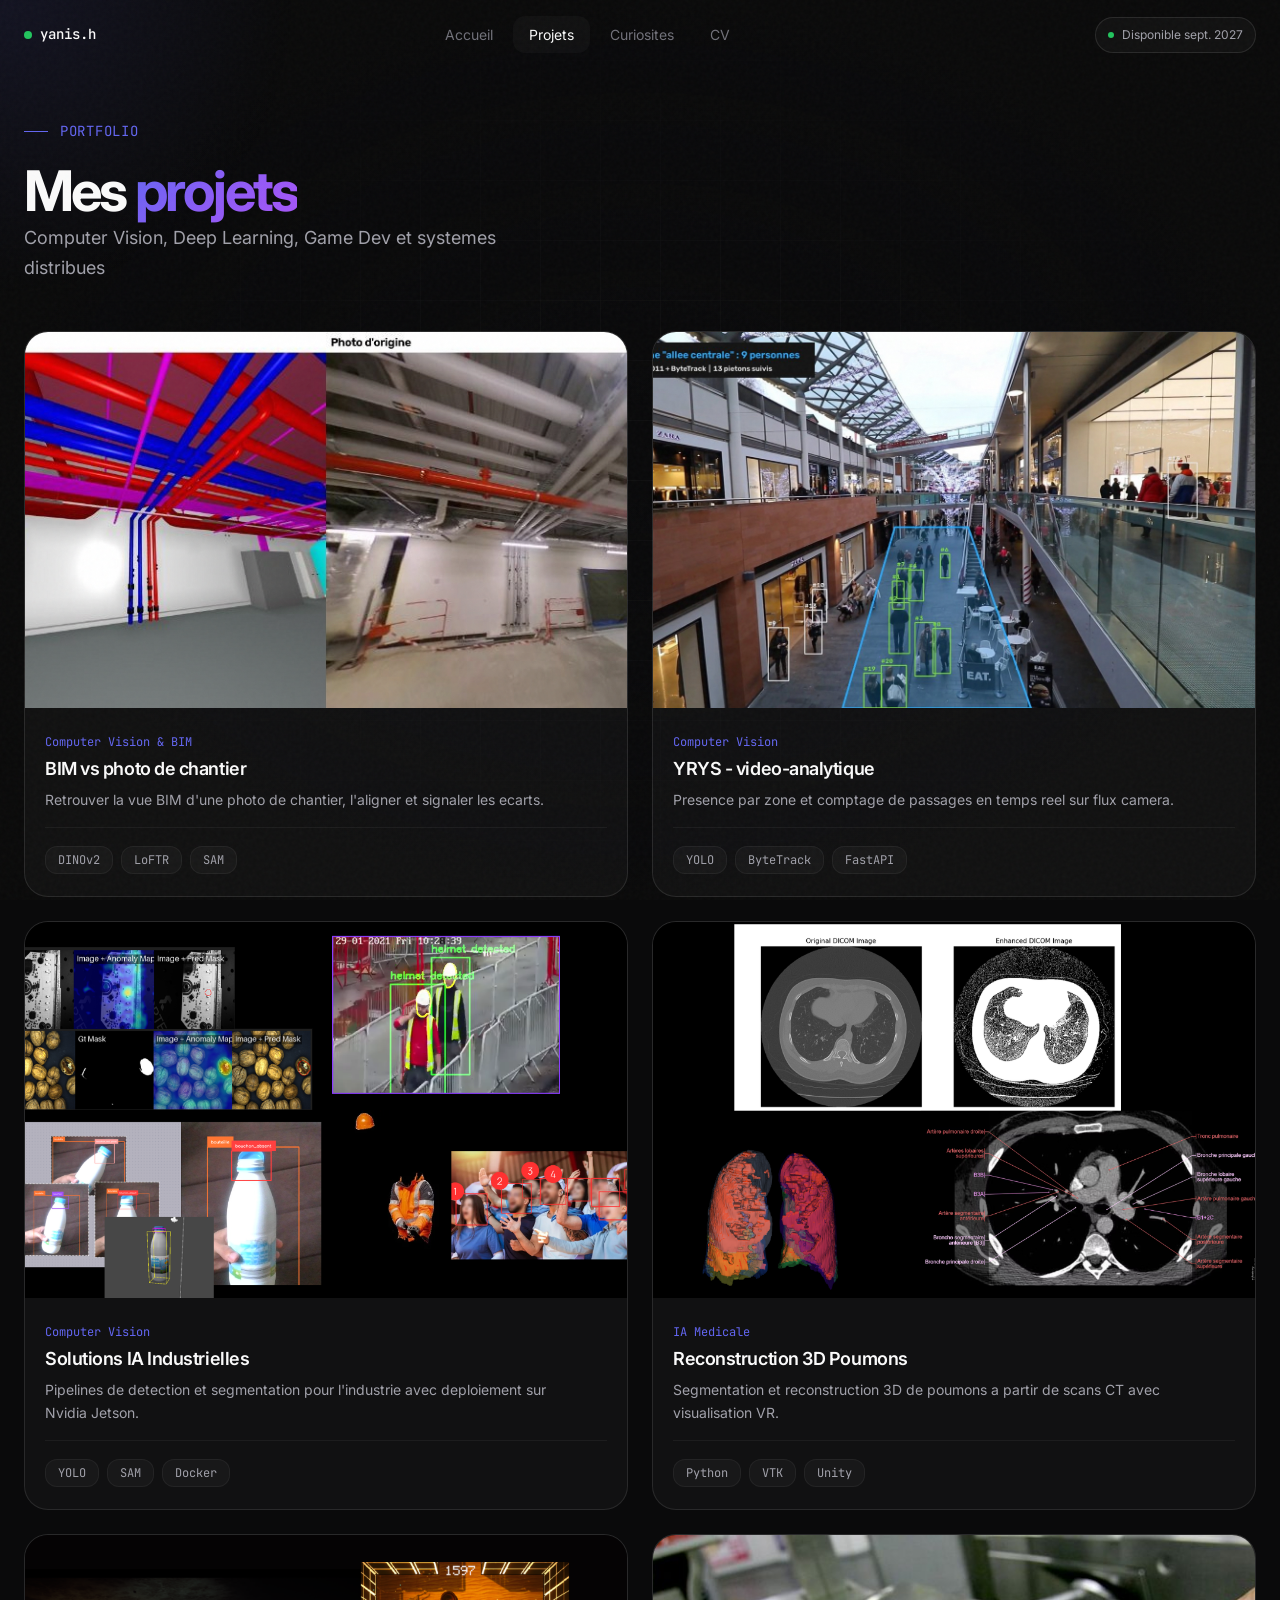
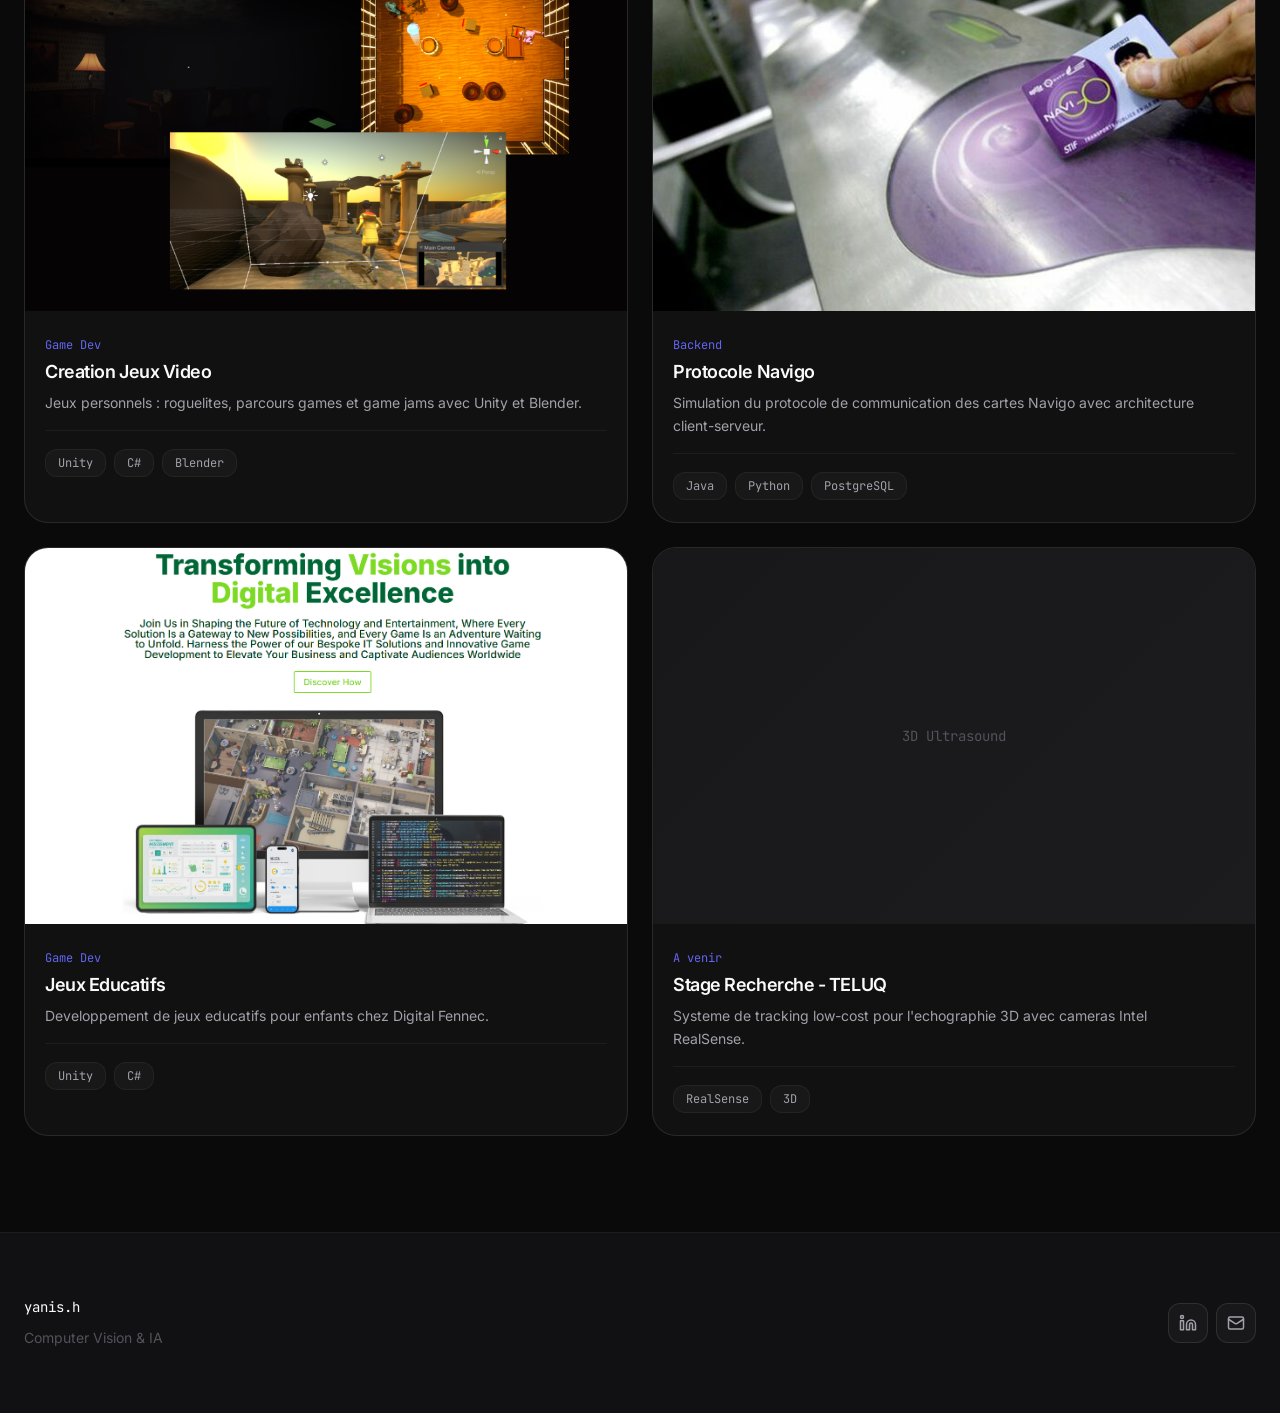
<file: projects.html>
<!DOCTYPE html>
<html lang="fr">
<head>
  <meta charset="UTF-8">
  <meta name="viewport" content="width=device-width, initial-scale=1.0">
  <meta name="description" content="Projets - Yanis Hemdane - Computer Vision & IA">
  <meta name="author" content="Yanis Hemdane">
  <meta name="theme-color" content="#0a0a0b">

  <link rel="icon" type="image/svg+xml" href="data:image/svg+xml,<svg xmlns='http://www.w3.org/2000/svg' viewBox='0 0 100 100'><text y='.9em' font-size='90'>🤖</text></svg>">

  <title>Projets — Yanis Hemdane</title>

  <link rel="stylesheet" href="css/style.css">
</head>
<body>
  <!-- Background Grid -->
  <div class="bg-grid"></div>
  <div class="spotlight" id="spotlight"></div>

  <div class="page">
    <!-- ========== HEADER ========== -->
    <header class="header" id="header">
      <div class="container">
        <div class="header__inner">
          <a href="index.html" class="header__logo">
            <span class="header__logo-dot"></span>
            yanis.h
          </a>

          <nav class="header__nav" id="nav">
            <a href="index.html" class="header__link">Accueil</a>
            <a href="projects.html" class="header__link header__link--active">Projets</a>
            <a href="curiosites.html" class="header__link">Curiosites</a>
            <a href="cv/CV_Yanis_Hemdane.pdf" class="header__link" target="_blank" rel="noopener">CV</a>
          </nav>

          <div class="header__status">
            <span class="header__status-dot"></span>
            Disponible sept. 2027
          </div>

          <button class="header__menu-btn" id="menu-btn" aria-label="Menu">
            <span></span>
            <span></span>
            <span></span>
          </button>
        </div>
      </div>
    </header>

    <!-- ========== MAIN CONTENT ========== -->
    <main class="page__content">
      <section class="section" style="padding-top: 120px;">
        <div class="container">
          <!-- En-tete de page -->
          <div class="section__header">
            <p class="section__eyebrow fade-in">Portfolio</p>
            <h1 class="fade-in fade-in--delay-1" style="font-size: clamp(var(--text-4xl), 8vw, var(--text-5xl));">
              Mes <span class="text-gradient">projets</span>
            </h1>
            <p class="section__description fade-in fade-in--delay-2">
              Computer Vision, Deep Learning, Game Dev et systemes distribues
            </p>
          </div>

          <!-- Grille de projets -->
          <div class="projects-grid">

            <!-- Projets vision industrielle -->
            <a href="projects/projet-7.html" class="card stagger-item">
              <div class="card__image">
                <img src="Image/bim/bim_vs_photo.jpg" alt="BIM vs photo de chantier">
              </div>
              <div class="card__content">
                <span class="card__tag">Computer Vision &amp; BIM</span>
                <h3 class="card__title">BIM vs photo de chantier</h3>
                <p class="card__description">
                  Retrouver la vue BIM d'une photo de chantier, l'aligner et signaler les ecarts.
                </p>
                <div class="card__footer">
                  <div class="card__techs">
                    <span class="tag">DINOv2</span>
                    <span class="tag">LoFTR</span>
                    <span class="tag">SAM</span>
                  </div>
                  <div class="card__arrow">
                    <svg xmlns="http://www.w3.org/2000/svg" viewBox="0 0 24 24" fill="none" stroke="currentColor" stroke-width="2" stroke-linecap="round" stroke-linejoin="round">
                      <line x1="7" y1="17" x2="17" y2="7"></line>
                      <polyline points="7 7 17 7 17 17"></polyline>
                    </svg>
                  </div>
                </div>
              </div>
            </a>

            <a href="projects/projet-8.html" class="card stagger-item">
              <div class="card__image">
                <img src="Image/yrys.jpg" alt="YRYS - video-analytique">
              </div>
              <div class="card__content">
                <span class="card__tag">Computer Vision</span>
                <h3 class="card__title">YRYS - video-analytique</h3>
                <p class="card__description">
                  Presence par zone et comptage de passages en temps reel sur flux camera.
                </p>
                <div class="card__footer">
                  <div class="card__techs">
                    <span class="tag">YOLO</span>
                    <span class="tag">ByteTrack</span>
                    <span class="tag">FastAPI</span>
                  </div>
                  <div class="card__arrow">
                    <svg xmlns="http://www.w3.org/2000/svg" viewBox="0 0 24 24" fill="none" stroke="currentColor" stroke-width="2" stroke-linecap="round" stroke-linejoin="round">
                      <line x1="7" y1="17" x2="17" y2="7"></line>
                      <polyline points="7 7 17 7 17 17"></polyline>
                    </svg>
                  </div>
                </div>
              </div>
            </a>

            <!-- Projet 1: Solutions IA Industrielles -->
            <a href="projects/projet-1.html" class="card stagger-item">
              <div class="card__image">
                <img src="Image/projet1.png" alt="">
              </div>
              <div class="card__content">
                <span class="card__tag">Computer Vision</span>
                <h3 class="card__title">Solutions IA Industrielles</h3>
                <p class="card__description">
                  Pipelines de detection et segmentation pour l'industrie avec deploiement sur Nvidia Jetson.
                </p>
                <div class="card__footer">
                  <div class="card__techs">
                    <span class="tag">YOLO</span>
                    <span class="tag">SAM</span>
                    <span class="tag">Docker</span>
                  </div>
                  <div class="card__arrow">
                    <svg xmlns="http://www.w3.org/2000/svg" viewBox="0 0 24 24" fill="none" stroke="currentColor" stroke-width="2" stroke-linecap="round" stroke-linejoin="round">
                      <line x1="7" y1="17" x2="17" y2="7"></line>
                      <polyline points="7 7 17 7 17 17"></polyline>
                    </svg>
                  </div>
                </div>
              </div>
            </a>

            <!-- Projet 2: Reconstruction 3D Poumons -->
            <a href="projects/projet-2.html" class="card stagger-item">
              <div class="card__image">
                <img src="Image/projet2.png" alt="">
              </div>
              <div class="card__content">
                <span class="card__tag">IA Medicale</span>
                <h3 class="card__title">Reconstruction 3D Poumons</h3>
                <p class="card__description">
                  Segmentation et reconstruction 3D de poumons a partir de scans CT avec visualisation VR.
                </p>
                <div class="card__footer">
                  <div class="card__techs">
                    <span class="tag">Python</span>
                    <span class="tag">VTK</span>
                    <span class="tag">Unity</span>
                  </div>
                  <div class="card__arrow">
                    <svg xmlns="http://www.w3.org/2000/svg" viewBox="0 0 24 24" fill="none" stroke="currentColor" stroke-width="2" stroke-linecap="round" stroke-linejoin="round">
                      <line x1="7" y1="17" x2="17" y2="7"></line>
                      <polyline points="7 7 17 7 17 17"></polyline>
                    </svg>
                  </div>
                </div>
              </div>
            </a>

            <!-- Projet 3: Creation Jeux Video -->
            <a href="projects/projet-3.html" class="card stagger-item">
              <div class="card__image">
                <img src="Image/projet3.png" alt="">
              </div>
              <div class="card__content">
                <span class="card__tag">Game Dev</span>
                <h3 class="card__title">Creation Jeux Video</h3>
                <p class="card__description">
                  Jeux personnels : roguelites, parcours games et game jams avec Unity et Blender.
                </p>
                <div class="card__footer">
                  <div class="card__techs">
                    <span class="tag">Unity</span>
                    <span class="tag">C#</span>
                    <span class="tag">Blender</span>
                  </div>
                  <div class="card__arrow">
                    <svg xmlns="http://www.w3.org/2000/svg" viewBox="0 0 24 24" fill="none" stroke="currentColor" stroke-width="2" stroke-linecap="round" stroke-linejoin="round">
                      <line x1="7" y1="17" x2="17" y2="7"></line>
                      <polyline points="7 7 17 7 17 17"></polyline>
                    </svg>
                  </div>
                </div>
              </div>
            </a>

            <!-- Projet 4: Protocole Navigo -->
            <a href="projects/projet-4.html" class="card stagger-item">
              <div class="card__image">
                <img src="Image/projet4.jpg" alt="">
              </div>
              <div class="card__content">
                <span class="card__tag">Backend</span>
                <h3 class="card__title">Protocole Navigo</h3>
                <p class="card__description">
                  Simulation du protocole de communication des cartes Navigo avec architecture client-serveur.
                </p>
                <div class="card__footer">
                  <div class="card__techs">
                    <span class="tag">Java</span>
                    <span class="tag">Python</span>
                    <span class="tag">PostgreSQL</span>
                  </div>
                  <div class="card__arrow">
                    <svg xmlns="http://www.w3.org/2000/svg" viewBox="0 0 24 24" fill="none" stroke="currentColor" stroke-width="2" stroke-linecap="round" stroke-linejoin="round">
                      <line x1="7" y1="17" x2="17" y2="7"></line>
                      <polyline points="7 7 17 7 17 17"></polyline>
                    </svg>
                  </div>
                </div>
              </div>
            </a>

            <!-- Projet 5: Jeux Educatifs Digital Fennec -->
            <a href="projects/projet-5.html" class="card stagger-item">
              <div class="card__image">
                <img src="Image/projet5.png" alt="">
              </div>
              <div class="card__content">
                <span class="card__tag">Game Dev</span>
                <h3 class="card__title">Jeux Educatifs</h3>
                <p class="card__description">
                  Developpement de jeux educatifs pour enfants chez Digital Fennec.
                </p>
                <div class="card__footer">
                  <div class="card__techs">
                    <span class="tag">Unity</span>
                    <span class="tag">C#</span>
                  </div>
                  <div class="card__arrow">
                    <svg xmlns="http://www.w3.org/2000/svg" viewBox="0 0 24 24" fill="none" stroke="currentColor" stroke-width="2" stroke-linecap="round" stroke-linejoin="round">
                      <line x1="7" y1="17" x2="17" y2="7"></line>
                      <polyline points="7 7 17 7 17 17"></polyline>
                    </svg>
                  </div>
                </div>
              </div>
            </a>

            <!-- Projet 6: Stage Recherche TELUQ -->
            <a href="projects/projet-6.html" class="card stagger-item">
              <div class="card__image">
                <div class="card__image-placeholder">
                  3D Ultrasound
                </div>
              </div>
              <div class="card__content">
                <span class="card__tag">A venir</span>
                <h3 class="card__title">Stage Recherche - TELUQ</h3>
                <p class="card__description">
                  Systeme de tracking low-cost pour l'echographie 3D avec cameras Intel RealSense.
                </p>
                <div class="card__footer">
                  <div class="card__techs">
                    <span class="tag">RealSense</span>
                    <span class="tag">3D</span>
                  </div>
                  <div class="card__arrow">
                    <svg xmlns="http://www.w3.org/2000/svg" viewBox="0 0 24 24" fill="none" stroke="currentColor" stroke-width="2" stroke-linecap="round" stroke-linejoin="round">
                      <line x1="7" y1="17" x2="17" y2="7"></line>
                      <polyline points="7 7 17 7 17 17"></polyline>
                    </svg>
                  </div>
                </div>
              </div>
            </a>

          </div>
        </div>
      </section>
    </main>

    <!-- ========== FOOTER ========== -->
    <footer class="footer">
      <div class="container">
        <div class="footer__inner">
          <div class="footer__left">
            <span class="footer__logo">yanis.h</span>
            <p class="footer__text">Computer Vision & IA</p>
          </div>

          <div class="footer__social">
            <a href="https://www.linkedin.com/in/yanis-hemdane-5b6553298/" class="footer__social-link" target="_blank" rel="noopener" aria-label="LinkedIn">
              <svg xmlns="http://www.w3.org/2000/svg" viewBox="0 0 24 24" fill="none" stroke="currentColor" stroke-width="2" stroke-linecap="round" stroke-linejoin="round">
                <path d="M16 8a6 6 0 0 1 6 6v7h-4v-7a2 2 0 0 0-2-2 2 2 0 0 0-2 2v7h-4v-7a6 6 0 0 1 6-6z"/>
                <rect x="2" y="9" width="4" height="12"/>
                <circle cx="4" cy="4" r="2"/>
              </svg>
            </a>
            <a href="mailto:yanishemdane@gmail.com" class="footer__social-link" aria-label="Email">
              <svg xmlns="http://www.w3.org/2000/svg" viewBox="0 0 24 24" fill="none" stroke="currentColor" stroke-width="2" stroke-linecap="round" stroke-linejoin="round">
                <rect width="20" height="16" x="2" y="4" rx="2"/>
                <path d="m22 7-8.97 5.7a1.94 1.94 0 0 1-2.06 0L2 7"/>
              </svg>
            </a>
          </div>
        </div>
      </div>
    </footer>
  </div>

  <script src="js/main.js"></script>
</body>
</html>
</file>
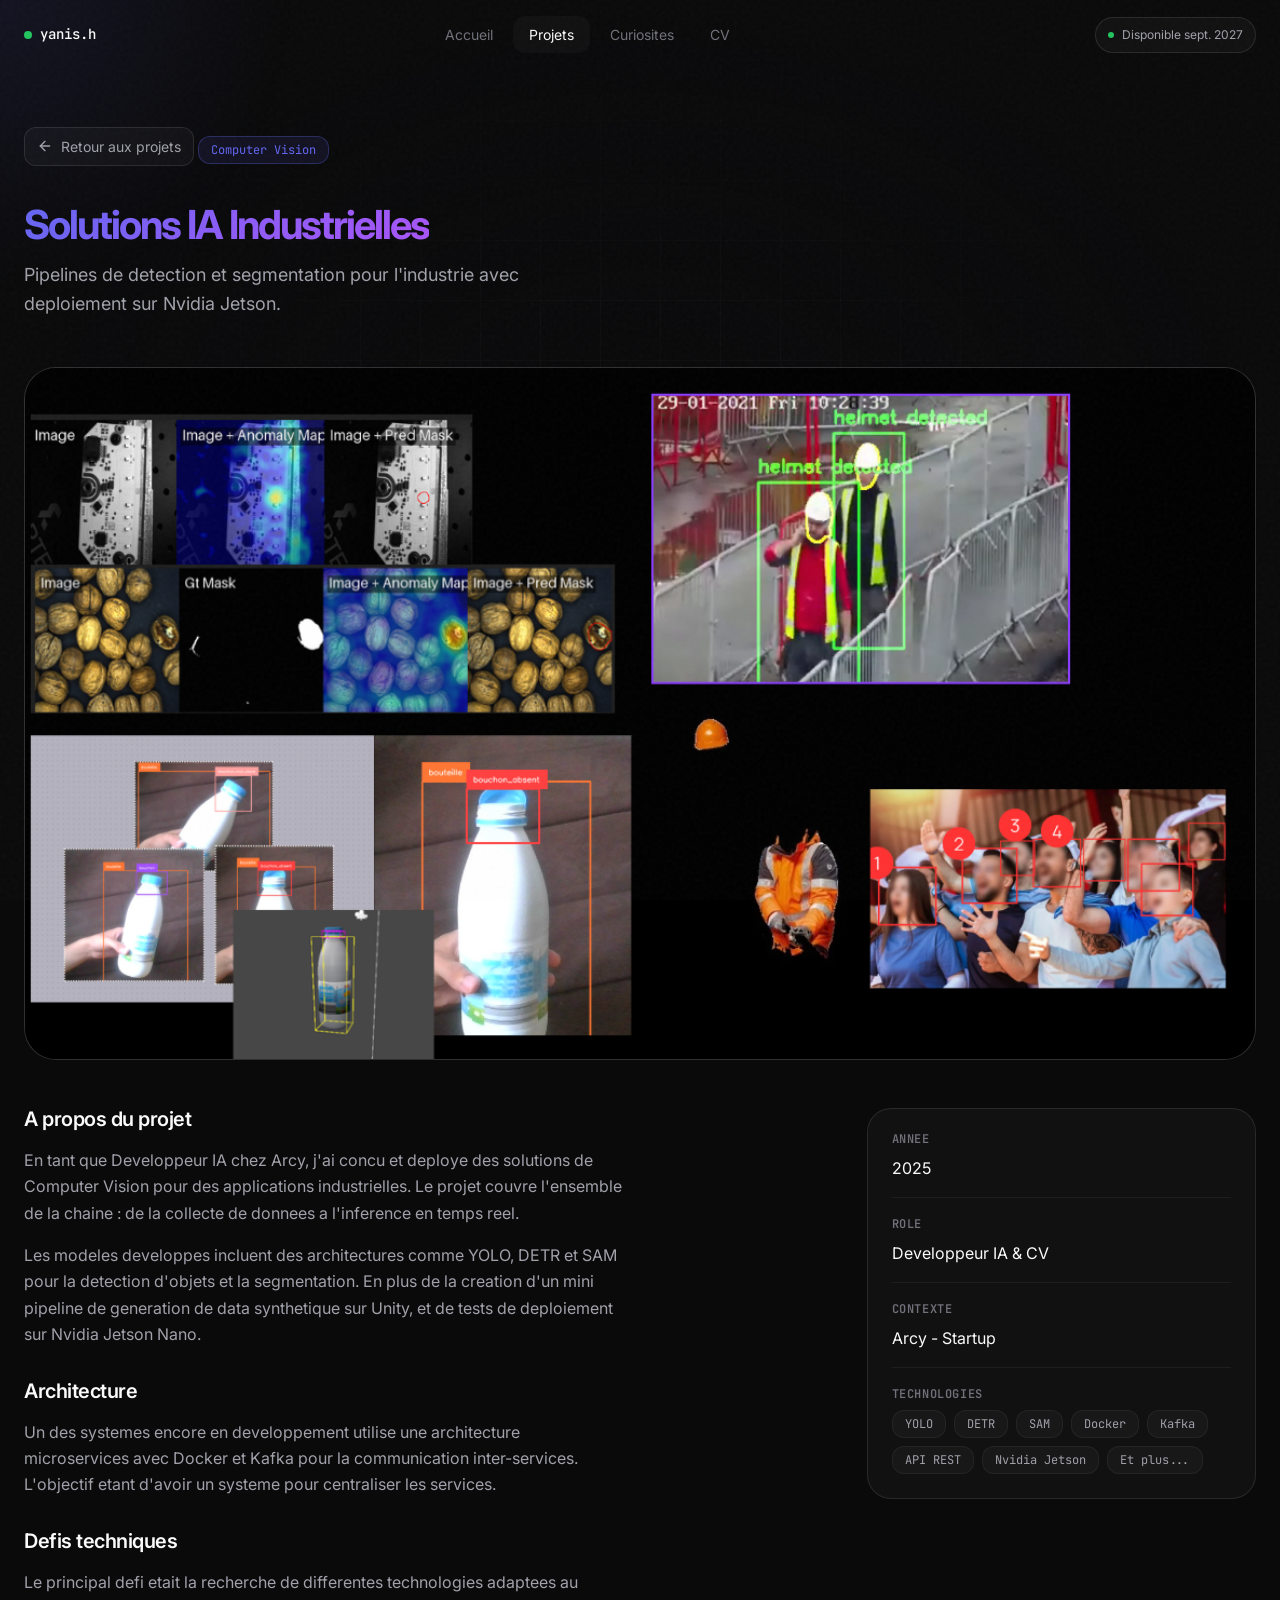
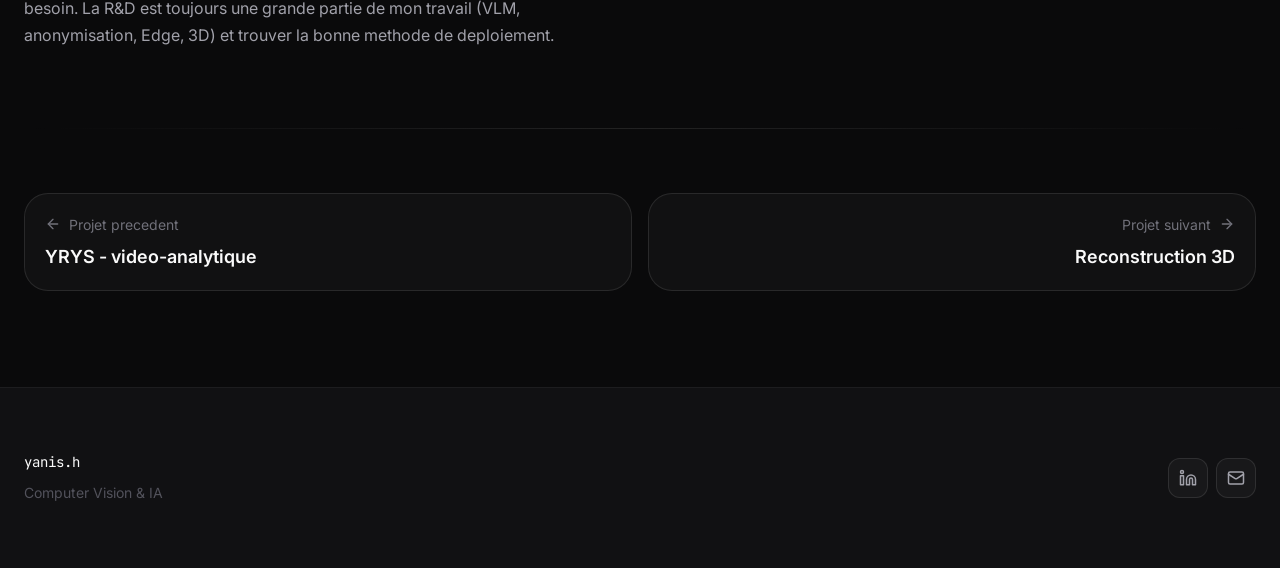
<file: projects/projet-1.html>
<!DOCTYPE html>
<html lang="fr">
<head>
  <meta charset="UTF-8">
  <meta name="viewport" content="width=device-width, initial-scale=1.0">
  <meta name="description" content="Solutions IA Industrielles - Computer Vision et Deep Learning - Yanis Hemdane">
  <meta name="author" content="Yanis Hemdane">
  <meta name="theme-color" content="#0a0a0b">

  <link rel="icon" type="image/svg+xml" href="data:image/svg+xml,<svg xmlns='http://www.w3.org/2000/svg' viewBox='0 0 100 100'><text y='.9em' font-size='90'>🤖</text></svg>">

  <title>Solutions IA Industrielles — Yanis Hemdane</title>

  <link rel="stylesheet" href="../css/style.css">
</head>
<body>
  <div class="bg-grid"></div>
  <div class="spotlight" id="spotlight"></div>

  <div class="page">
    <!-- ========== HEADER ========== -->
    <header class="header" id="header">
      <div class="container">
        <div class="header__inner">
          <a href="../index.html" class="header__logo">
            <span class="header__logo-dot"></span>
            yanis.h
          </a>

          <nav class="header__nav" id="nav">
            <a href="../index.html" class="header__link">Accueil</a>
            <a href="../projects.html" class="header__link header__link--active">Projets</a>
            <a href="../curiosites.html" class="header__link">Curiosites</a>
            <a href="../cv/CV_Yanis_Hemdane.pdf" class="header__link" target="_blank" rel="noopener">CV</a>
          </nav>

          <div class="header__status">
            <span class="header__status-dot"></span>
            Disponible sept. 2027
          </div>

          <button class="header__menu-btn" id="menu-btn" aria-label="Menu">
            <span></span>
            <span></span>
            <span></span>
          </button>
        </div>
      </div>
    </header>

    <!-- ========== MAIN CONTENT ========== -->
    <main class="page__content">
      <section class="section" style="padding-top: 120px;">
        <div class="container">

          <!-- Header du projet -->
          <div class="project-header fade-in">
            <a href="../projects.html" class="project-header__back">
              <svg xmlns="http://www.w3.org/2000/svg" viewBox="0 0 24 24" fill="none" stroke="currentColor" stroke-width="2" stroke-linecap="round" stroke-linejoin="round">
                <line x1="19" y1="12" x2="5" y2="12"></line>
                <polyline points="12 19 5 12 12 5"></polyline>
              </svg>
              Retour aux projets
            </a>

            <span class="tag tag--accent" style="margin-top: var(--space-4);">Computer Vision</span>

            <h1 class="fade-in fade-in--delay-1" style="font-size: clamp(var(--text-3xl), 6vw, var(--text-4xl)); margin-top: var(--space-3);">
              <span class="text-gradient">Solutions IA Industrielles</span>
            </h1>

            <p class="fade-in fade-in--delay-2" style="color: var(--color-text-secondary); font-size: var(--text-lg); max-width: 600px; margin-top: var(--space-3);">
              Pipelines de detection et segmentation pour l'industrie avec deploiement sur Nvidia Jetson.
            </p>
          </div>

          <!-- Image principale -->
          <div class="project-hero-image fade-in fade-in--delay-2" style="margin-top: var(--space-8);">
            <img src="../Image/projet1.png" alt="Solutions IA Industrielles" style="width: 100%; border-radius: var(--radius-lg);">
          </div>

          <!-- Contenu du projet -->
          <div class="project-info">

            <!-- Description -->
            <div class="project-description fade-in">
              <h2>A propos du projet</h2>

              <p>
                En tant que Developpeur IA chez Arcy, j'ai concu et deploye des solutions
                de Computer Vision pour des applications industrielles. Le projet couvre
                l'ensemble de la chaine : de la collecte de donnees a l'inference en temps reel.
              </p>

              <p>
                Les modeles developpes incluent des architectures comme YOLO, DETR et SAM
                pour la detection d'objets et la segmentation. En plus de la creation d'un mini
                pipeline de generation de data synthetique sur Unity, et de tests de deploiement sur
                Nvidia Jetson Nano.
              </p>

              <h2 style="margin-top: var(--space-8);">Architecture</h2>

              <p>
                Un des systemes encore en developpement utilise une architecture microservices avec Docker et Kafka
                pour la communication inter-services. L'objectif etant d'avoir un systeme pour centraliser les
                services.
              </p>

              <h2 style="margin-top: var(--space-8);">Defis techniques</h2>

              <p>
                Le principal defi etait la recherche de differentes technologies adaptees
                au besoin. La R&D est toujours une grande partie de mon travail
                (VLM, anonymisation, Edge, 3D) et trouver la bonne methode de deploiement.
              </p>
            </div>

            <!-- Metadonnees -->
            <aside class="project-meta fade-in">
              <div class="bento-item">
                <div class="project-meta__item">
                  <h3>Annee</h3>
                  <p>2025</p>
                </div>

                <div class="project-meta__item">
                  <h3>Role</h3>
                  <p>Developpeur IA & CV</p>
                </div>

                <div class="project-meta__item">
                  <h3>Contexte</h3>
                  <p>Arcy - Startup</p>
                </div>

                <div class="project-meta__item">
                  <h3>Technologies</h3>
                  <div class="tags" style="margin-top: var(--space-2);">
                    <span class="tag">YOLO</span>
                    <span class="tag">DETR</span>
                    <span class="tag">SAM</span>
                    <span class="tag">Docker</span>
                    <span class="tag">Kafka</span>
                    <span class="tag">API REST</span>
                    <span class="tag">Nvidia Jetson</span>
                    <span class="tag">Et plus...</span>
                  </div>
                </div>
              </div>
            </aside>

          </div>

          <!-- Navigation entre projets -->
          <div class="divider divider--gradient"></div>

          <div class="project-nav fade-in">
            <a href="projet-8.html" class="project-nav__link">
              <span class="project-nav__label">
                <svg xmlns="http://www.w3.org/2000/svg" width="16" height="16" viewBox="0 0 24 24" fill="none" stroke="currentColor" stroke-width="2" stroke-linecap="round" stroke-linejoin="round">
                  <line x1="19" y1="12" x2="5" y2="12"></line>
                  <polyline points="12 19 5 12 12 5"></polyline>
                </svg>
                Projet precedent
              </span>
              <span class="project-nav__title">YRYS - video-analytique</span>
            </a>
            <a href="projet-2.html" class="project-nav__link project-nav__link--next">
              <span class="project-nav__label">
                Projet suivant
                <svg xmlns="http://www.w3.org/2000/svg" width="16" height="16" viewBox="0 0 24 24" fill="none" stroke="currentColor" stroke-width="2" stroke-linecap="round" stroke-linejoin="round">
                  <line x1="5" y1="12" x2="19" y2="12"></line>
                  <polyline points="12 5 19 12 12 19"></polyline>
                </svg>
              </span>
              <span class="project-nav__title">Reconstruction 3D</span>
            </a>
          </div>

        </div>
      </section>
    </main>

    <!-- ========== FOOTER ========== -->
    <footer class="footer">
      <div class="container">
        <div class="footer__inner">
          <div class="footer__left">
            <span class="footer__logo">yanis.h</span>
            <p class="footer__text">Computer Vision & IA</p>
          </div>

          <div class="footer__social">
            <a href="https://www.linkedin.com/in/yanis-hemdane-5b6553298/" class="footer__social-link" target="_blank" rel="noopener" aria-label="LinkedIn">
              <svg xmlns="http://www.w3.org/2000/svg" viewBox="0 0 24 24" fill="none" stroke="currentColor" stroke-width="2" stroke-linecap="round" stroke-linejoin="round">
                <path d="M16 8a6 6 0 0 1 6 6v7h-4v-7a2 2 0 0 0-2-2 2 2 0 0 0-2 2v7h-4v-7a6 6 0 0 1 6-6z"/>
                <rect x="2" y="9" width="4" height="12"/>
                <circle cx="4" cy="4" r="2"/>
              </svg>
            </a>
            <a href="mailto:yanishemdane@gmail.com" class="footer__social-link" aria-label="Email">
              <svg xmlns="http://www.w3.org/2000/svg" viewBox="0 0 24 24" fill="none" stroke="currentColor" stroke-width="2" stroke-linecap="round" stroke-linejoin="round">
                <rect width="20" height="16" x="2" y="4" rx="2"/>
                <path d="m22 7-8.97 5.7a1.94 1.94 0 0 1-2.06 0L2 7"/>
              </svg>
            </a>
          </div>
        </div>
      </div>
    </footer>
  </div>

  <script src="../js/main.js"></script>
</body>
</html>
</file>
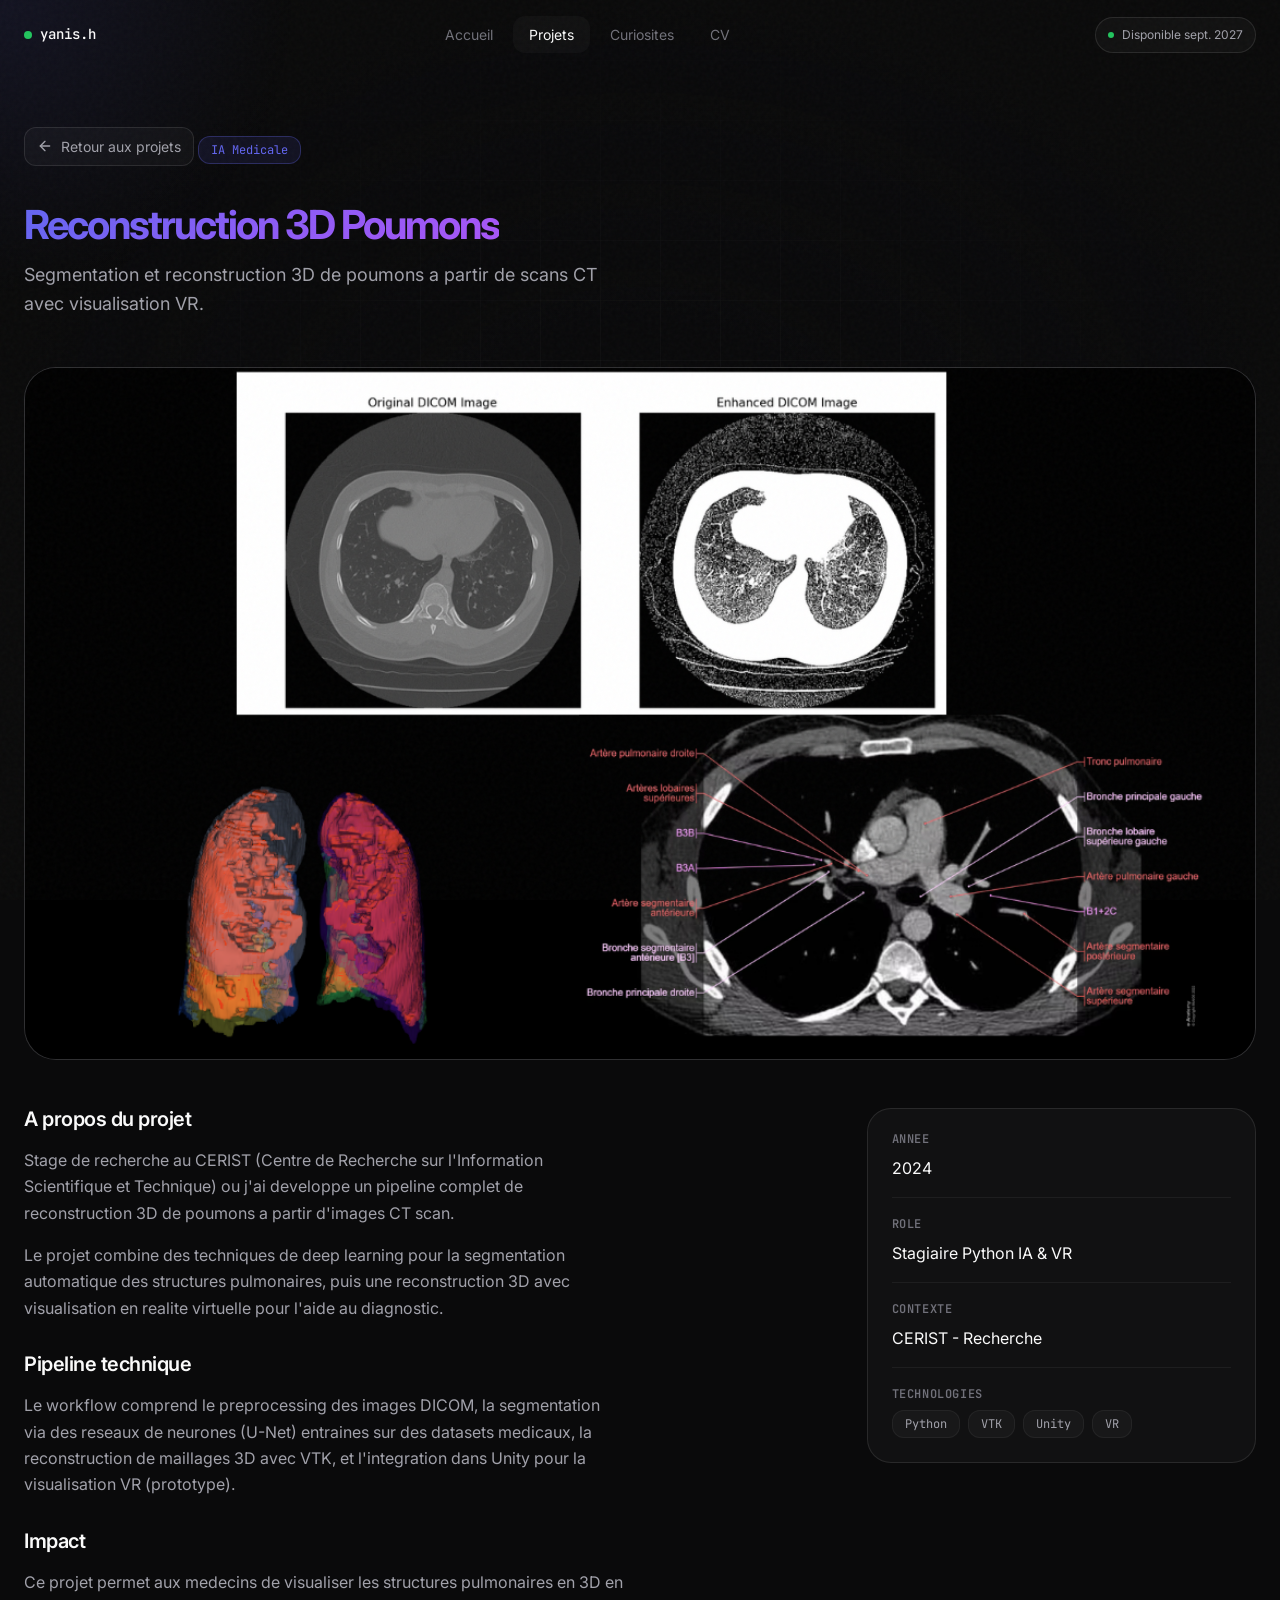
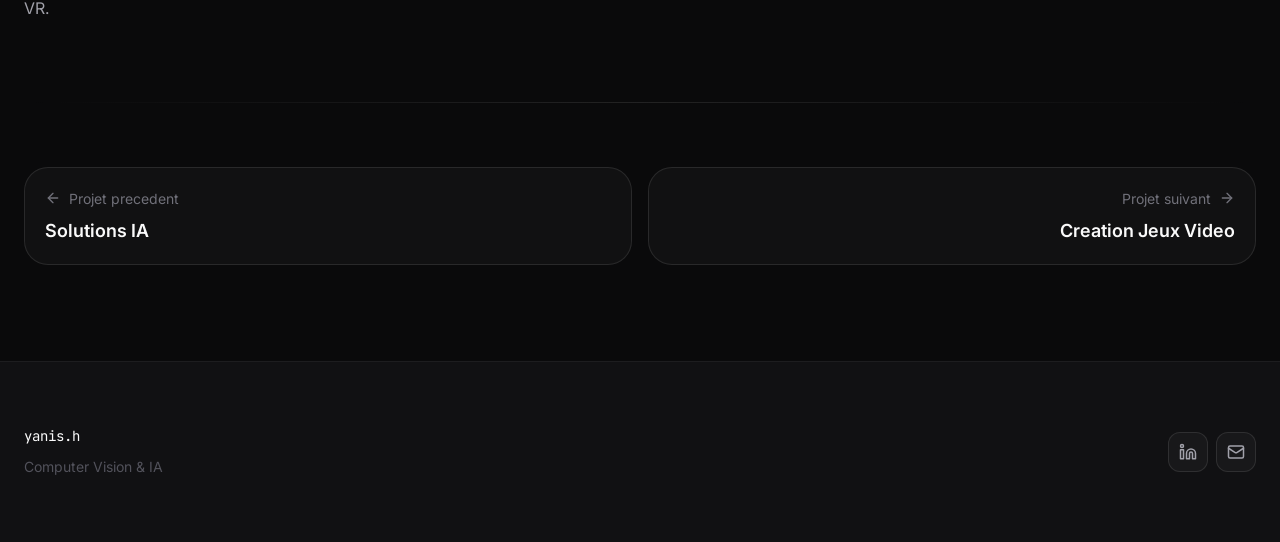
<file: projects/projet-2.html>
<!DOCTYPE html>
<html lang="fr">
<head>
  <meta charset="UTF-8">
  <meta name="viewport" content="width=device-width, initial-scale=1.0">
  <meta name="description" content="Reconstruction 3D Poumons - IA Medicale - Yanis Hemdane">
  <meta name="author" content="Yanis Hemdane">
  <meta name="theme-color" content="#0a0a0b">

  <link rel="icon" type="image/svg+xml" href="data:image/svg+xml,<svg xmlns='http://www.w3.org/2000/svg' viewBox='0 0 100 100'><text y='.9em' font-size='90'>🤖</text></svg>">

  <title>Reconstruction 3D Poumons — Yanis Hemdane</title>

  <link rel="stylesheet" href="../css/style.css">
</head>
<body>
  <div class="bg-grid"></div>
  <div class="spotlight" id="spotlight"></div>

  <div class="page">
    <!-- ========== HEADER ========== -->
    <header class="header" id="header">
      <div class="container">
        <div class="header__inner">
          <a href="../index.html" class="header__logo">
            <span class="header__logo-dot"></span>
            yanis.h
          </a>

          <nav class="header__nav" id="nav">
            <a href="../index.html" class="header__link">Accueil</a>
            <a href="../projects.html" class="header__link header__link--active">Projets</a>
            <a href="../curiosites.html" class="header__link">Curiosites</a>
            <a href="../cv/CV_Yanis_Hemdane.pdf" class="header__link" target="_blank" rel="noopener">CV</a>
          </nav>

          <div class="header__status">
            <span class="header__status-dot"></span>
            Disponible sept. 2027
          </div>

          <button class="header__menu-btn" id="menu-btn" aria-label="Menu">
            <span></span>
            <span></span>
            <span></span>
          </button>
        </div>
      </div>
    </header>

    <!-- ========== MAIN CONTENT ========== -->
    <main class="page__content">
      <section class="section" style="padding-top: 120px;">
        <div class="container">

          <!-- Header du projet -->
          <div class="project-header fade-in">
            <a href="../projects.html" class="project-header__back">
              <svg xmlns="http://www.w3.org/2000/svg" viewBox="0 0 24 24" fill="none" stroke="currentColor" stroke-width="2" stroke-linecap="round" stroke-linejoin="round">
                <line x1="19" y1="12" x2="5" y2="12"></line>
                <polyline points="12 19 5 12 12 5"></polyline>
              </svg>
              Retour aux projets
            </a>

            <span class="tag tag--accent" style="margin-top: var(--space-4);">IA Medicale</span>

            <h1 class="fade-in fade-in--delay-1" style="font-size: clamp(var(--text-3xl), 6vw, var(--text-4xl)); margin-top: var(--space-3);">
              <span class="text-gradient">Reconstruction 3D Poumons</span>
            </h1>

            <p class="fade-in fade-in--delay-2" style="color: var(--color-text-secondary); font-size: var(--text-lg); max-width: 600px; margin-top: var(--space-3);">
              Segmentation et reconstruction 3D de poumons a partir de scans CT avec visualisation VR.
            </p>
          </div>

          <!-- Image principale -->
          <div class="project-hero-image fade-in fade-in--delay-2" style="margin-top: var(--space-8);">
            <img src="../Image/projet2.png" alt="Reconstruction 3D Poumons" style="width: 100%; border-radius: var(--radius-lg);">
          </div>

          <!-- Contenu du projet -->
          <div class="project-info">

            <!-- Description -->
            <div class="project-description fade-in">
              <h2>A propos du projet</h2>

              <p>
                Stage de recherche au CERIST (Centre de Recherche sur l'Information Scientifique
                et Technique) ou j'ai developpe un pipeline complet de reconstruction 3D
                de poumons a partir d'images CT scan.
              </p>

              <p>
                Le projet combine des techniques de deep learning pour la segmentation
                automatique des structures pulmonaires, puis une reconstruction 3D
                avec visualisation en realite virtuelle pour l'aide au diagnostic.
              </p>

              <h2 style="margin-top: var(--space-8);">Pipeline technique</h2>

              <p>
                Le workflow comprend le preprocessing des images DICOM, la segmentation
                via des reseaux de neurones (U-Net) entraines sur des datasets medicaux,
                la reconstruction de maillages 3D avec VTK, et l'integration dans Unity
                pour la visualisation VR (prototype).
              </p>

              <h2 style="margin-top: var(--space-8);">Impact</h2>

              <p>
                Ce projet permet aux medecins de visualiser les structures pulmonaires
                en 3D en VR.
              </p>
            </div>

            <!-- Metadonnees -->
            <aside class="project-meta fade-in">
              <div class="bento-item">
                <div class="project-meta__item">
                  <h3>Annee</h3>
                  <p>2024</p>
                </div>

                <div class="project-meta__item">
                  <h3>Role</h3>
                  <p>Stagiaire Python IA & VR</p>
                </div>

                <div class="project-meta__item">
                  <h3>Contexte</h3>
                  <p>CERIST - Recherche</p>
                </div>

                <div class="project-meta__item">
                  <h3>Technologies</h3>
                  <div class="tags" style="margin-top: var(--space-2);">
                    <span class="tag">Python</span>
                    <span class="tag">VTK</span>
                    <span class="tag">Unity</span>
                    <span class="tag">VR</span>
                  </div>
                </div>
              </div>
            </aside>

          </div>

          <!-- Navigation entre projets -->
          <div class="divider divider--gradient"></div>

          <div class="project-nav fade-in">
            <a href="projet-1.html" class="project-nav__link">
              <span class="project-nav__label">
                <svg xmlns="http://www.w3.org/2000/svg" width="16" height="16" viewBox="0 0 24 24" fill="none" stroke="currentColor" stroke-width="2" stroke-linecap="round" stroke-linejoin="round">
                  <line x1="19" y1="12" x2="5" y2="12"></line>
                  <polyline points="12 19 5 12 12 5"></polyline>
                </svg>
                Projet precedent
              </span>
              <span class="project-nav__title">Solutions IA</span>
            </a>
            <a href="projet-3.html" class="project-nav__link project-nav__link--next">
              <span class="project-nav__label">
                Projet suivant
                <svg xmlns="http://www.w3.org/2000/svg" width="16" height="16" viewBox="0 0 24 24" fill="none" stroke="currentColor" stroke-width="2" stroke-linecap="round" stroke-linejoin="round">
                  <line x1="5" y1="12" x2="19" y2="12"></line>
                  <polyline points="12 5 19 12 12 19"></polyline>
                </svg>
              </span>
              <span class="project-nav__title">Creation Jeux Video</span>
            </a>
          </div>

        </div>
      </section>
    </main>

    <!-- ========== FOOTER ========== -->
    <footer class="footer">
      <div class="container">
        <div class="footer__inner">
          <div class="footer__left">
            <span class="footer__logo">yanis.h</span>
            <p class="footer__text">Computer Vision & IA</p>
          </div>

          <div class="footer__social">
            <a href="https://www.linkedin.com/in/yanis-hemdane-5b6553298/" class="footer__social-link" target="_blank" rel="noopener" aria-label="LinkedIn">
              <svg xmlns="http://www.w3.org/2000/svg" viewBox="0 0 24 24" fill="none" stroke="currentColor" stroke-width="2" stroke-linecap="round" stroke-linejoin="round">
                <path d="M16 8a6 6 0 0 1 6 6v7h-4v-7a2 2 0 0 0-2-2 2 2 0 0 0-2 2v7h-4v-7a6 6 0 0 1 6-6z"/>
                <rect x="2" y="9" width="4" height="12"/>
                <circle cx="4" cy="4" r="2"/>
              </svg>
            </a>
            <a href="mailto:yanishemdane@gmail.com" class="footer__social-link" aria-label="Email">
              <svg xmlns="http://www.w3.org/2000/svg" viewBox="0 0 24 24" fill="none" stroke="currentColor" stroke-width="2" stroke-linecap="round" stroke-linejoin="round">
                <rect width="20" height="16" x="2" y="4" rx="2"/>
                <path d="m22 7-8.97 5.7a1.94 1.94 0 0 1-2.06 0L2 7"/>
              </svg>
            </a>
          </div>
        </div>
      </div>
    </footer>
  </div>

  <script src="../js/main.js"></script>
</body>
</html>
</file>
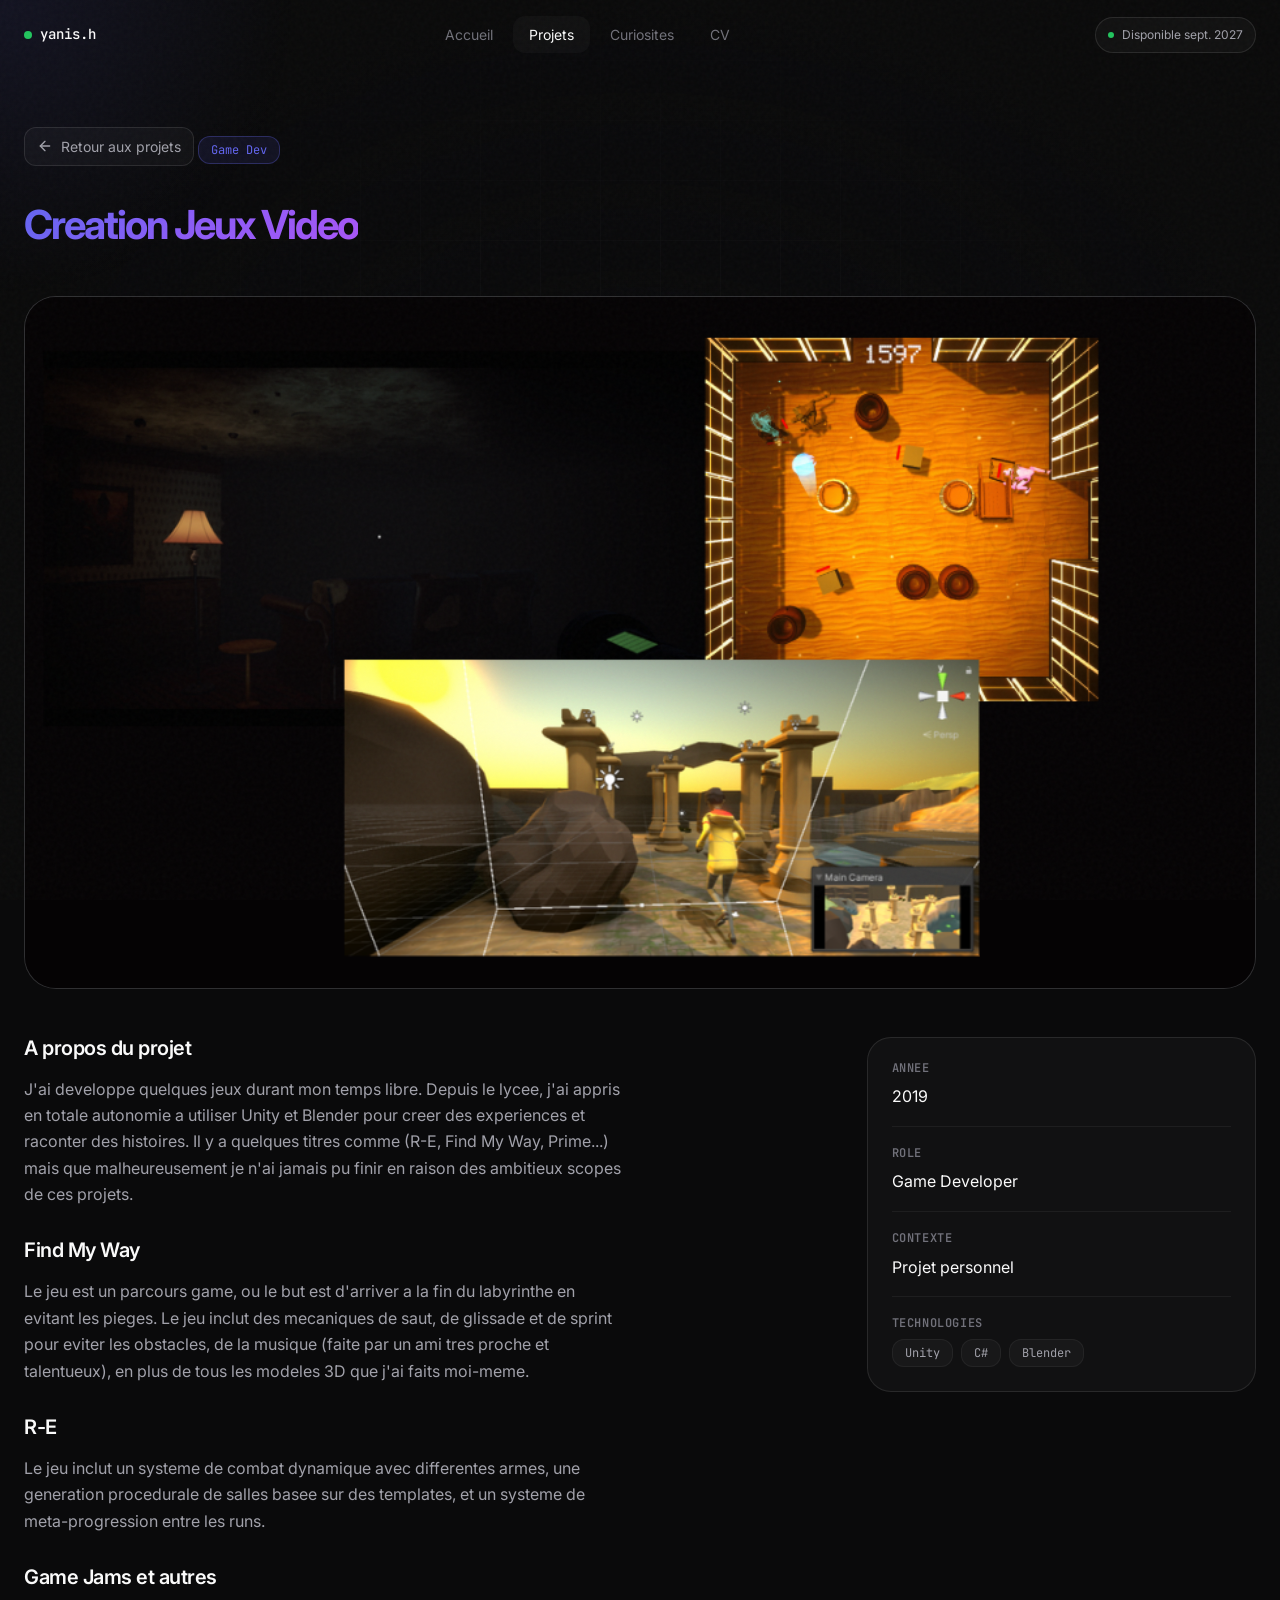
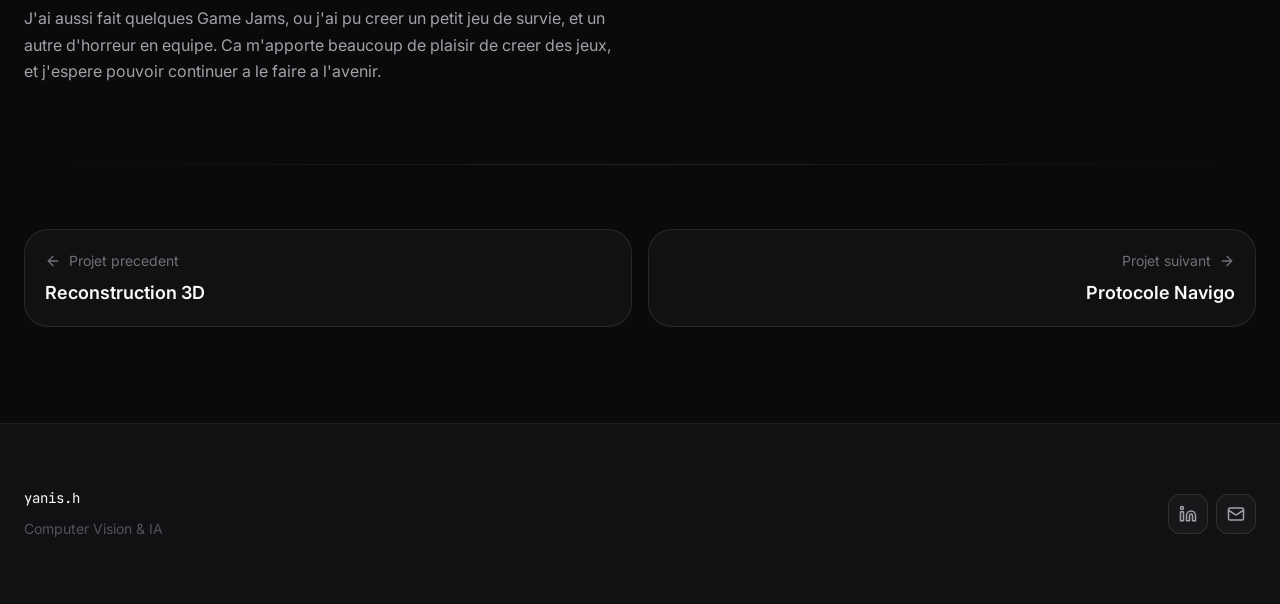
<file: projects/projet-3.html>
<!DOCTYPE html>
<html lang="fr">
<head>
  <meta charset="UTF-8">
  <meta name="viewport" content="width=device-width, initial-scale=1.0">
  <meta name="description" content="R-E Roguelite - Game Dev Unity - Yanis Hemdane">
  <meta name="author" content="Yanis Hemdane">
  <meta name="theme-color" content="#0a0a0b">

  <link rel="icon" type="image/svg+xml" href="data:image/svg+xml,<svg xmlns='http://www.w3.org/2000/svg' viewBox='0 0 100 100'><text y='.9em' font-size='90'>🤖</text></svg>">

  <title>R-E Roguelite (et d'autre jeux) — Yanis Hemdane</title>

  <link rel="stylesheet" href="../css/style.css">
</head>
<body>
  <div class="bg-grid"></div>
  <div class="spotlight" id="spotlight"></div>

  <div class="page">
    <!-- ========== HEADER ========== -->
    <header class="header" id="header">
      <div class="container">
        <div class="header__inner">
          <a href="../index.html" class="header__logo">
            <span class="header__logo-dot"></span>
            yanis.h
          </a>

          <nav class="header__nav" id="nav">
            <a href="../index.html" class="header__link">Accueil</a>
            <a href="../projects.html" class="header__link header__link--active">Projets</a>
            <a href="../curiosites.html" class="header__link">Curiosites</a>
            <a href="../cv/CV_Yanis_Hemdane.pdf" class="header__link" target="_blank" rel="noopener">CV</a>
          </nav>

          <div class="header__status">
            <span class="header__status-dot"></span>
            Disponible sept. 2027
          </div>

          <button class="header__menu-btn" id="menu-btn" aria-label="Menu">
            <span></span>
            <span></span>
            <span></span>
          </button>
        </div>
      </div>
    </header>

    <!-- ========== MAIN CONTENT ========== -->
    <main class="page__content">
      <section class="section" style="padding-top: 120px;">
        <div class="container">

          <!-- Header du projet -->
          <div class="project-header fade-in">
            <a href="../projects.html" class="project-header__back">
              <svg xmlns="http://www.w3.org/2000/svg" viewBox="0 0 24 24" fill="none" stroke="currentColor" stroke-width="2" stroke-linecap="round" stroke-linejoin="round">
                <line x1="19" y1="12" x2="5" y2="12"></line>
                <polyline points="12 19 5 12 12 5"></polyline>
              </svg>
              Retour aux projets
            </a>

            <span class="tag tag--accent" style="margin-top: var(--space-4);">Game Dev</span>

            <h1 class="fade-in fade-in--delay-1" style="font-size: clamp(var(--text-3xl), 6vw, var(--text-4xl)); margin-top: var(--space-3);">
              <span class="text-gradient">Creation Jeux Video</span>
            </h1>

        
          </div>

          <!-- Image principale -->
          <div class="project-hero-image fade-in fade-in--delay-2" style="margin-top: var(--space-8);">
            <img src="../Image/projet3.png" alt="Creation Jeux Video" style="width: 100%; border-radius: var(--radius-lg);">
          </div>

          <!-- Contenu du projet -->
          <div class="project-info">

            <!-- Description -->
            <div class="project-description fade-in">
              <h2>A propos du projet</h2>

              <p>
                J'ai developpe quelques jeux durant mon temps libre. Depuis le lycee, j'ai appris en
                totale autonomie a utiliser Unity et Blender pour creer des experiences et raconter des histoires.
                Il y a quelques titres comme (R-E, Find My Way, Prime...) mais que malheureusement je n'ai jamais pu finir
                en raison des ambitieux scopes de ces projets.
              </p>

              <h2 style="margin-top: var(--space-8);">Find My Way</h2>
              <p>
                Le jeu est un parcours game, ou le but est d'arriver a la fin du labyrinthe en evitant les pieges.
                Le jeu inclut des mecaniques de saut, de glissade et de sprint pour eviter les obstacles,
                de la musique (faite par un ami tres proche et talentueux), en plus de tous les modeles 3D que j'ai faits moi-meme.
              </p>

              <h2 style="margin-top: var(--space-8);">R-E</h2>
              <p>
                Le jeu inclut un systeme de combat dynamique avec differentes armes,
                une generation procedurale de salles basee sur des templates,
                et un systeme de meta-progression entre les runs.
              </p>

              <h2 style="margin-top: var(--space-8);">Game Jams et autres</h2>
              <p>
                J'ai aussi fait quelques Game Jams, ou j'ai pu creer un petit jeu de survie, et un autre d'horreur en equipe.
                Ca m'apporte beaucoup de plaisir de creer des jeux, et j'espere pouvoir continuer a le faire a l'avenir.
              </p>

            </div>

            <!-- Metadonnees -->
            <aside class="project-meta fade-in">
              <div class="bento-item">
                <div class="project-meta__item">
                  <h3>Annee</h3>
                  <p>2019</p>
                </div>

                <div class="project-meta__item">
                  <h3>Role</h3>
                  <p>Game Developer</p>
                </div>

                <div class="project-meta__item">
                  <h3>Contexte</h3>
                  <p>Projet personnel</p>
                </div>

                <div class="project-meta__item">
                  <h3>Technologies</h3>
                  <div class="tags" style="margin-top: var(--space-2);">
                    <span class="tag">Unity</span>
                    <span class="tag">C#</span>
                    <span class="tag">Blender</span>
                  </div>
                </div>
              </div>
            </aside>

          </div>

          <!-- Navigation entre projets -->
          <div class="divider divider--gradient"></div>

          <div class="project-nav fade-in">
            <a href="projet-2.html" class="project-nav__link">
              <span class="project-nav__label">
                <svg xmlns="http://www.w3.org/2000/svg" width="16" height="16" viewBox="0 0 24 24" fill="none" stroke="currentColor" stroke-width="2" stroke-linecap="round" stroke-linejoin="round">
                  <line x1="19" y1="12" x2="5" y2="12"></line>
                  <polyline points="12 19 5 12 12 5"></polyline>
                </svg>
                Projet precedent
              </span>
              <span class="project-nav__title">Reconstruction 3D</span>
            </a>
            <a href="projet-4.html" class="project-nav__link project-nav__link--next">
              <span class="project-nav__label">
                Projet suivant
                <svg xmlns="http://www.w3.org/2000/svg" width="16" height="16" viewBox="0 0 24 24" fill="none" stroke="currentColor" stroke-width="2" stroke-linecap="round" stroke-linejoin="round">
                  <line x1="5" y1="12" x2="19" y2="12"></line>
                  <polyline points="12 5 19 12 12 19"></polyline>
                </svg>
              </span>
              <span class="project-nav__title">Protocole Navigo</span>
            </a>
          </div>

        </div>
      </section>
    </main>

    <!-- ========== FOOTER ========== -->
    <footer class="footer">
      <div class="container">
        <div class="footer__inner">
          <div class="footer__left">
            <span class="footer__logo">yanis.h</span>
            <p class="footer__text">Computer Vision & IA</p>
          </div>

          <div class="footer__social">
            <a href="https://www.linkedin.com/in/yanis-hemdane-5b6553298/" class="footer__social-link" target="_blank" rel="noopener" aria-label="LinkedIn">
              <svg xmlns="http://www.w3.org/2000/svg" viewBox="0 0 24 24" fill="none" stroke="currentColor" stroke-width="2" stroke-linecap="round" stroke-linejoin="round">
                <path d="M16 8a6 6 0 0 1 6 6v7h-4v-7a2 2 0 0 0-2-2 2 2 0 0 0-2 2v7h-4v-7a6 6 0 0 1 6-6z"/>
                <rect x="2" y="9" width="4" height="12"/>
                <circle cx="4" cy="4" r="2"/>
              </svg>
            </a>
            <a href="mailto:yanishemdane@gmail.com" class="footer__social-link" aria-label="Email">
              <svg xmlns="http://www.w3.org/2000/svg" viewBox="0 0 24 24" fill="none" stroke="currentColor" stroke-width="2" stroke-linecap="round" stroke-linejoin="round">
                <rect width="20" height="16" x="2" y="4" rx="2"/>
                <path d="m22 7-8.97 5.7a1.94 1.94 0 0 1-2.06 0L2 7"/>
              </svg>
            </a>
          </div>
        </div>
      </div>
    </footer>
  </div>

  <script src="../js/main.js"></script>
</body>
</html>
</file>
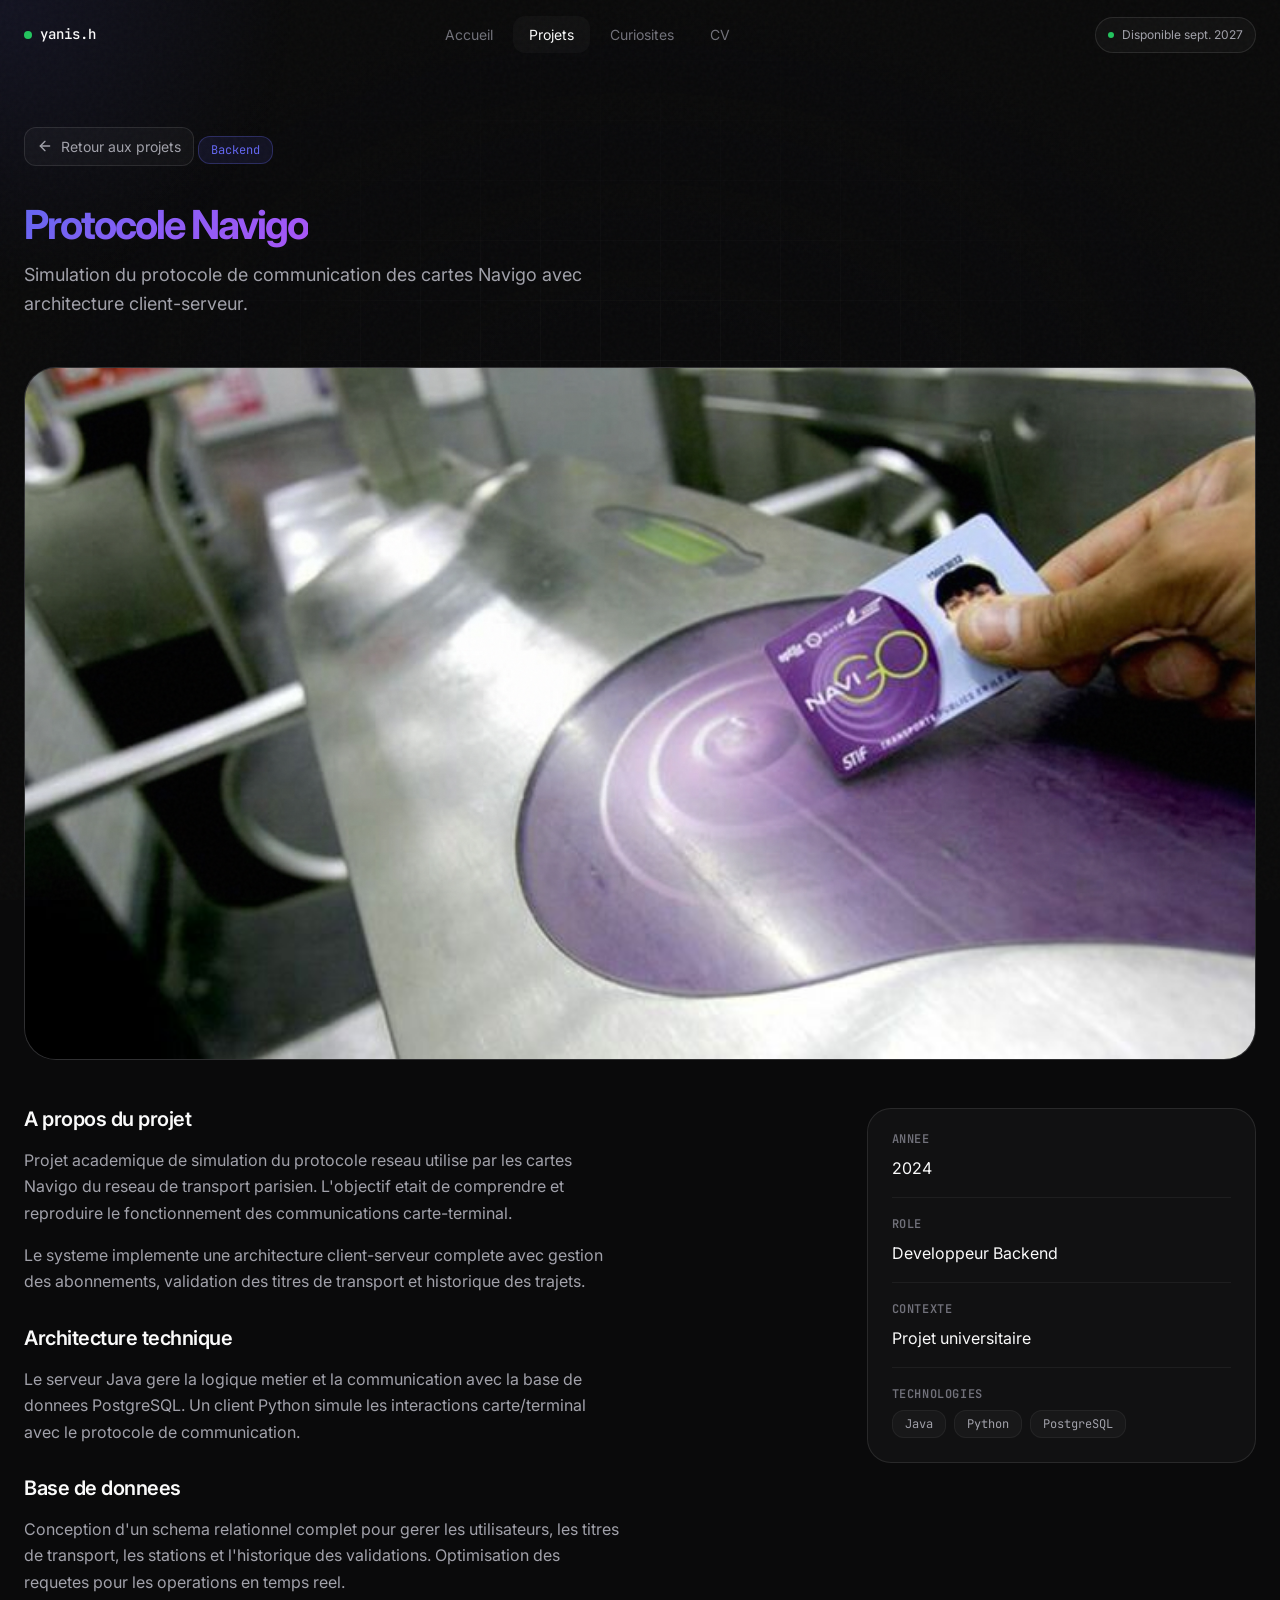
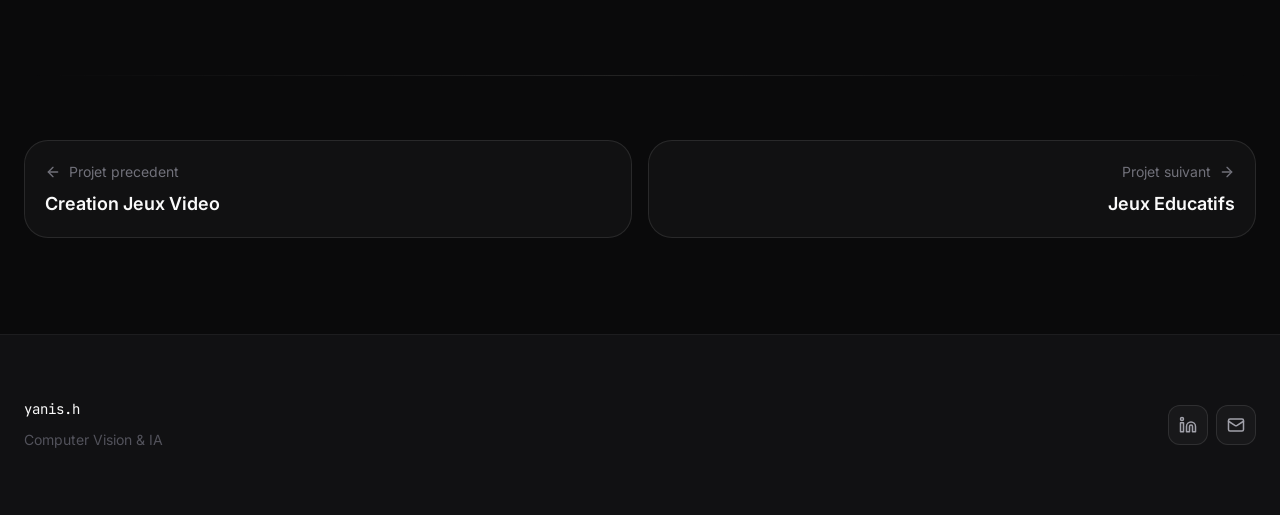
<file: projects/projet-4.html>
<!DOCTYPE html>
<html lang="fr">
<head>
  <meta charset="UTF-8">
  <meta name="viewport" content="width=device-width, initial-scale=1.0">
  <meta name="description" content="Protocole Navigo - Systeme distribue - Yanis Hemdane">
  <meta name="author" content="Yanis Hemdane">
  <meta name="theme-color" content="#0a0a0b">

  <link rel="icon" type="image/svg+xml" href="data:image/svg+xml,<svg xmlns='http://www.w3.org/2000/svg' viewBox='0 0 100 100'><text y='.9em' font-size='90'>🤖</text></svg>">

  <title>Protocole Navigo — Yanis Hemdane</title>

  <link rel="stylesheet" href="../css/style.css">
</head>
<body>
  <div class="bg-grid"></div>
  <div class="spotlight" id="spotlight"></div>

  <div class="page">
    <!-- ========== HEADER ========== -->
    <header class="header" id="header">
      <div class="container">
        <div class="header__inner">
          <a href="../index.html" class="header__logo">
            <span class="header__logo-dot"></span>
            yanis.h
          </a>

          <nav class="header__nav" id="nav">
            <a href="../index.html" class="header__link">Accueil</a>
            <a href="../projects.html" class="header__link header__link--active">Projets</a>
            <a href="../curiosites.html" class="header__link">Curiosites</a>
            <a href="../cv/CV_Yanis_Hemdane.pdf" class="header__link" target="_blank" rel="noopener">CV</a>
          </nav>

          <div class="header__status">
            <span class="header__status-dot"></span>
            Disponible sept. 2027
          </div>

          <button class="header__menu-btn" id="menu-btn" aria-label="Menu">
            <span></span>
            <span></span>
            <span></span>
          </button>
        </div>
      </div>
    </header>

    <!-- ========== MAIN CONTENT ========== -->
    <main class="page__content">
      <section class="section" style="padding-top: 120px;">
        <div class="container">

          <!-- Header du projet -->
          <div class="project-header fade-in">
            <a href="../projects.html" class="project-header__back">
              <svg xmlns="http://www.w3.org/2000/svg" viewBox="0 0 24 24" fill="none" stroke="currentColor" stroke-width="2" stroke-linecap="round" stroke-linejoin="round">
                <line x1="19" y1="12" x2="5" y2="12"></line>
                <polyline points="12 19 5 12 12 5"></polyline>
              </svg>
              Retour aux projets
            </a>

            <span class="tag tag--accent" style="margin-top: var(--space-4);">Backend</span>

            <h1 class="fade-in fade-in--delay-1" style="font-size: clamp(var(--text-3xl), 6vw, var(--text-4xl)); margin-top: var(--space-3);">
              <span class="text-gradient">Protocole Navigo</span>
            </h1>

            <p class="fade-in fade-in--delay-2" style="color: var(--color-text-secondary); font-size: var(--text-lg); max-width: 600px; margin-top: var(--space-3);">
              Simulation du protocole de communication des cartes Navigo avec architecture client-serveur.
            </p>
          </div>

          <!-- Image principale -->
          <div class="project-hero-image fade-in fade-in--delay-2" style="margin-top: var(--space-8);">
            <img src="../Image/projet4.jpg" alt="Protocole Navigo" style="width: 100%; border-radius: var(--radius-lg);">
          </div>

          <!-- Contenu du projet -->
          <div class="project-info">

            <!-- Description -->
            <div class="project-description fade-in">
              <h2>A propos du projet</h2>

              <p>
                Projet academique de simulation du protocole reseau utilise par les cartes
                Navigo du reseau de transport parisien. L'objectif etait de comprendre et
                reproduire le fonctionnement des communications carte-terminal.
              </p>

              <p>
                Le systeme implemente une architecture client-serveur complete avec
                gestion des abonnements, validation des titres de transport et
                historique des trajets.
              </p>

              <h2 style="margin-top: var(--space-8);">Architecture technique</h2>

              <p>
                Le serveur Java gere la logique metier et la communication avec la
                base de donnees PostgreSQL. Un client Python simule les interactions
                carte/terminal avec le protocole de communication.
              </p>

              <h2 style="margin-top: var(--space-8);">Base de donnees</h2>

              <p>
                Conception d'un schema relationnel complet pour gerer les utilisateurs,
                les titres de transport, les stations et l'historique des validations.
                Optimisation des requetes pour les operations en temps reel.
              </p>
            </div>

            <!-- Metadonnees -->
            <aside class="project-meta fade-in">
              <div class="bento-item">
                <div class="project-meta__item">
                  <h3>Annee</h3>
                  <p>2024</p>
                </div>

                <div class="project-meta__item">
                  <h3>Role</h3>
                  <p>Developpeur Backend</p>
                </div>

                <div class="project-meta__item">
                  <h3>Contexte</h3>
                  <p>Projet universitaire</p>
                </div>

                <div class="project-meta__item">
                  <h3>Technologies</h3>
                  <div class="tags" style="margin-top: var(--space-2);">
                    <span class="tag">Java</span>
                    <span class="tag">Python</span>
                    <span class="tag">PostgreSQL</span>
                  </div>
                </div>
              </div>
            </aside>

          </div>

          <!-- Navigation entre projets -->
          <div class="divider divider--gradient"></div>

          <div class="project-nav fade-in">
            <a href="projet-3.html" class="project-nav__link">
              <span class="project-nav__label">
                <svg xmlns="http://www.w3.org/2000/svg" width="16" height="16" viewBox="0 0 24 24" fill="none" stroke="currentColor" stroke-width="2" stroke-linecap="round" stroke-linejoin="round">
                  <line x1="19" y1="12" x2="5" y2="12"></line>
                  <polyline points="12 19 5 12 12 5"></polyline>
                </svg>
                Projet precedent
              </span>
              <span class="project-nav__title">Creation Jeux Video</span>
            </a>
            <a href="projet-5.html" class="project-nav__link project-nav__link--next">
              <span class="project-nav__label">
                Projet suivant
                <svg xmlns="http://www.w3.org/2000/svg" width="16" height="16" viewBox="0 0 24 24" fill="none" stroke="currentColor" stroke-width="2" stroke-linecap="round" stroke-linejoin="round">
                  <line x1="5" y1="12" x2="19" y2="12"></line>
                  <polyline points="12 5 19 12 12 19"></polyline>
                </svg>
              </span>
              <span class="project-nav__title">Jeux Educatifs</span>
            </a>
          </div>

        </div>
      </section>
    </main>

    <!-- ========== FOOTER ========== -->
    <footer class="footer">
      <div class="container">
        <div class="footer__inner">
          <div class="footer__left">
            <span class="footer__logo">yanis.h</span>
            <p class="footer__text">Computer Vision & IA</p>
          </div>

          <div class="footer__social">
            <a href="https://www.linkedin.com/in/yanis-hemdane-5b6553298/" class="footer__social-link" target="_blank" rel="noopener" aria-label="LinkedIn">
              <svg xmlns="http://www.w3.org/2000/svg" viewBox="0 0 24 24" fill="none" stroke="currentColor" stroke-width="2" stroke-linecap="round" stroke-linejoin="round">
                <path d="M16 8a6 6 0 0 1 6 6v7h-4v-7a2 2 0 0 0-2-2 2 2 0 0 0-2 2v7h-4v-7a6 6 0 0 1 6-6z"/>
                <rect x="2" y="9" width="4" height="12"/>
                <circle cx="4" cy="4" r="2"/>
              </svg>
            </a>
            <a href="mailto:yanishemdane@gmail.com" class="footer__social-link" aria-label="Email">
              <svg xmlns="http://www.w3.org/2000/svg" viewBox="0 0 24 24" fill="none" stroke="currentColor" stroke-width="2" stroke-linecap="round" stroke-linejoin="round">
                <rect width="20" height="16" x="2" y="4" rx="2"/>
                <path d="m22 7-8.97 5.7a1.94 1.94 0 0 1-2.06 0L2 7"/>
              </svg>
            </a>
          </div>
        </div>
      </div>
    </footer>
  </div>

  <script src="../js/main.js"></script>
</body>
</html>
</file>
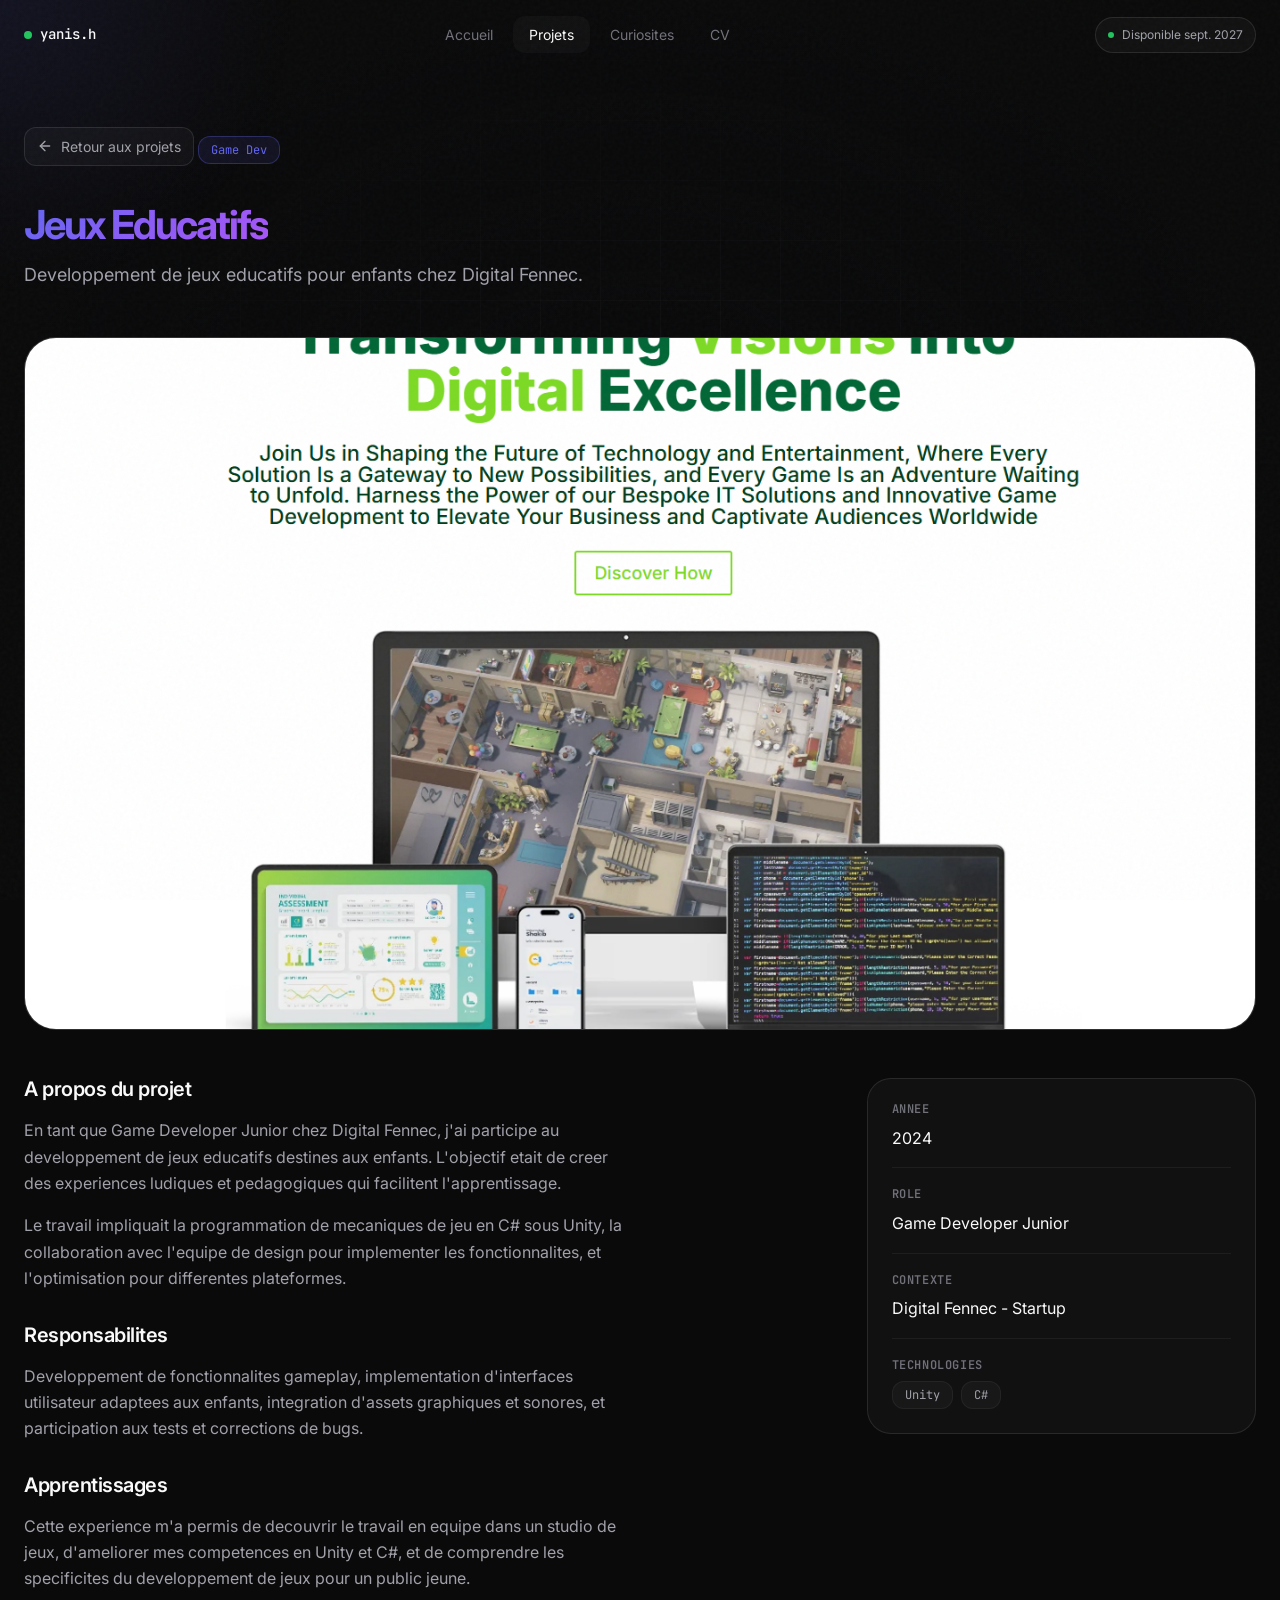
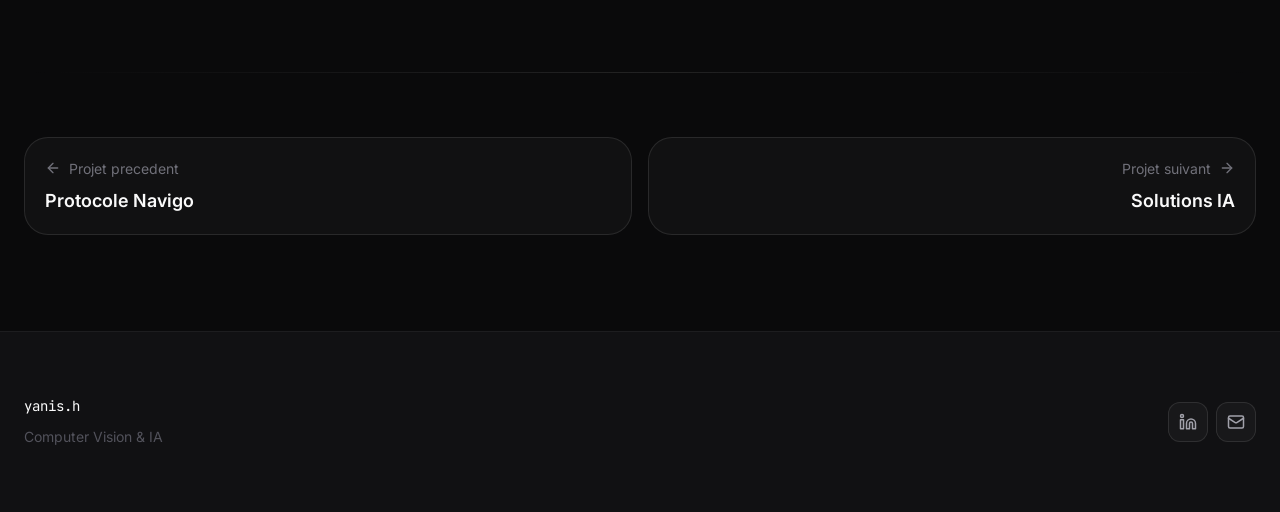
<file: projects/projet-5.html>
<!DOCTYPE html>
<html lang="fr">
<head>
  <meta charset="UTF-8">
  <meta name="viewport" content="width=device-width, initial-scale=1.0">
  <meta name="description" content="Jeux Educatifs - Digital Fennec - Yanis Hemdane">
  <meta name="author" content="Yanis Hemdane">
  <meta name="theme-color" content="#0a0a0b">

  <link rel="icon" type="image/svg+xml" href="data:image/svg+xml,<svg xmlns='http://www.w3.org/2000/svg' viewBox='0 0 100 100'><text y='.9em' font-size='90'>🤖</text></svg>">

  <title>Jeux Educatifs — Yanis Hemdane</title>

  <link rel="stylesheet" href="../css/style.css">
</head>
<body>
  <div class="bg-grid"></div>
  <div class="spotlight" id="spotlight"></div>

  <div class="page">
    <!-- ========== HEADER ========== -->
    <header class="header" id="header">
      <div class="container">
        <div class="header__inner">
          <a href="../index.html" class="header__logo">
            <span class="header__logo-dot"></span>
            yanis.h
          </a>

          <nav class="header__nav" id="nav">
            <a href="../index.html" class="header__link">Accueil</a>
            <a href="../projects.html" class="header__link header__link--active">Projets</a>
            <a href="../curiosites.html" class="header__link">Curiosites</a>
            <a href="../cv/CV_Yanis_Hemdane.pdf" class="header__link" target="_blank" rel="noopener">CV</a>
          </nav>

          <div class="header__status">
            <span class="header__status-dot"></span>
            Disponible sept. 2027
          </div>

          <button class="header__menu-btn" id="menu-btn" aria-label="Menu">
            <span></span>
            <span></span>
            <span></span>
          </button>
        </div>
      </div>
    </header>

    <!-- ========== MAIN CONTENT ========== -->
    <main class="page__content">
      <section class="section" style="padding-top: 120px;">
        <div class="container">

          <!-- Header du projet -->
          <div class="project-header fade-in">
            <a href="../projects.html" class="project-header__back">
              <svg xmlns="http://www.w3.org/2000/svg" viewBox="0 0 24 24" fill="none" stroke="currentColor" stroke-width="2" stroke-linecap="round" stroke-linejoin="round">
                <line x1="19" y1="12" x2="5" y2="12"></line>
                <polyline points="12 19 5 12 12 5"></polyline>
              </svg>
              Retour aux projets
            </a>

            <span class="tag tag--accent" style="margin-top: var(--space-4);">Game Dev</span>

            <h1 class="fade-in fade-in--delay-1" style="font-size: clamp(var(--text-3xl), 6vw, var(--text-4xl)); margin-top: var(--space-3);">
              <span class="text-gradient">Jeux Educatifs</span>
            </h1>

            <p class="fade-in fade-in--delay-2" style="color: var(--color-text-secondary); font-size: var(--text-lg); max-width: 600px; margin-top: var(--space-3);">
              Developpement de jeux educatifs pour enfants chez Digital Fennec.
            </p>
          </div>

          <!-- Image principale -->
          <div class="project-hero-image fade-in fade-in--delay-2" style="margin-top: var(--space-8);">
            <img src="../Image/projet5.png" alt="Jeux Educatifs" style="width: 100%; border-radius: var(--radius-lg);">
          </div>

          <!-- Contenu du projet -->
          <div class="project-info">

            <!-- Description -->
            <div class="project-description fade-in">
              <h2>A propos du projet</h2>

              <p>
                En tant que Game Developer Junior chez Digital Fennec, j'ai participe au developpement
                de jeux educatifs destines aux enfants. L'objectif etait de creer des experiences
                ludiques et pedagogiques qui facilitent l'apprentissage.
              </p>

              <p>
                Le travail impliquait la programmation de mecaniques de jeu en C# sous Unity,
                la collaboration avec l'equipe de design pour implementer les fonctionnalites,
                et l'optimisation pour differentes plateformes.
              </p>

              <h2 style="margin-top: var(--space-8);">Responsabilites</h2>

              <p>
                Developpement de fonctionnalites gameplay, implementation d'interfaces utilisateur
                adaptees aux enfants, integration d'assets graphiques et sonores, et participation
                aux tests et corrections de bugs.
              </p>

              <h2 style="margin-top: var(--space-8);">Apprentissages</h2>

              <p>
                Cette experience m'a permis de decouvrir le travail en equipe dans un studio de jeux,
                d'ameliorer mes competences en Unity et C#, et de comprendre les specificites
                du developpement de jeux pour un public jeune.
              </p>
            </div>

            <!-- Metadonnees -->
            <aside class="project-meta fade-in">
              <div class="bento-item">
                <div class="project-meta__item">
                  <h3>Annee</h3>
                  <p>2024</p>
                </div>

                <div class="project-meta__item">
                  <h3>Role</h3>
                  <p>Game Developer Junior</p>
                </div>

                <div class="project-meta__item">
                  <h3>Contexte</h3>
                  <p>Digital Fennec - Startup</p>
                </div>

                <div class="project-meta__item">
                  <h3>Technologies</h3>
                  <div class="tags" style="margin-top: var(--space-2);">
                    <span class="tag">Unity</span>
                    <span class="tag">C#</span>
                  </div>
                </div>
              </div>
            </aside>

          </div>

          <!-- Navigation entre projets -->
          <div class="divider divider--gradient"></div>

          <div class="project-nav fade-in">
            <a href="projet-4.html" class="project-nav__link">
              <span class="project-nav__label">
                <svg xmlns="http://www.w3.org/2000/svg" width="16" height="16" viewBox="0 0 24 24" fill="none" stroke="currentColor" stroke-width="2" stroke-linecap="round" stroke-linejoin="round">
                  <line x1="19" y1="12" x2="5" y2="12"></line>
                  <polyline points="12 19 5 12 12 5"></polyline>
                </svg>
                Projet precedent
              </span>
              <span class="project-nav__title">Protocole Navigo</span>
            </a>
            <a href="projet-1.html" class="project-nav__link project-nav__link--next">
              <span class="project-nav__label">
                Projet suivant
                <svg xmlns="http://www.w3.org/2000/svg" width="16" height="16" viewBox="0 0 24 24" fill="none" stroke="currentColor" stroke-width="2" stroke-linecap="round" stroke-linejoin="round">
                  <line x1="5" y1="12" x2="19" y2="12"></line>
                  <polyline points="12 5 19 12 12 19"></polyline>
                </svg>
              </span>
              <span class="project-nav__title">Solutions IA</span>
            </a>
          </div>

        </div>
      </section>
    </main>

    <!-- ========== FOOTER ========== -->
    <footer class="footer">
      <div class="container">
        <div class="footer__inner">
          <div class="footer__left">
            <span class="footer__logo">yanis.h</span>
            <p class="footer__text">Computer Vision & IA</p>
          </div>

          <div class="footer__social">
            <a href="https://www.linkedin.com/in/yanis-hemdane-5b6553298/" class="footer__social-link" target="_blank" rel="noopener" aria-label="LinkedIn">
              <svg xmlns="http://www.w3.org/2000/svg" viewBox="0 0 24 24" fill="none" stroke="currentColor" stroke-width="2" stroke-linecap="round" stroke-linejoin="round">
                <path d="M16 8a6 6 0 0 1 6 6v7h-4v-7a2 2 0 0 0-2-2 2 2 0 0 0-2 2v7h-4v-7a6 6 0 0 1 6-6z"/>
                <rect x="2" y="9" width="4" height="12"/>
                <circle cx="4" cy="4" r="2"/>
              </svg>
            </a>
            <a href="mailto:yanishemdane@gmail.com" class="footer__social-link" aria-label="Email">
              <svg xmlns="http://www.w3.org/2000/svg" viewBox="0 0 24 24" fill="none" stroke="currentColor" stroke-width="2" stroke-linecap="round" stroke-linejoin="round">
                <rect width="20" height="16" x="2" y="4" rx="2"/>
                <path d="m22 7-8.97 5.7a1.94 1.94 0 0 1-2.06 0L2 7"/>
              </svg>
            </a>
          </div>
        </div>
      </div>
    </footer>
  </div>

  <script src="../js/main.js"></script>
</body>
</html>
</file>
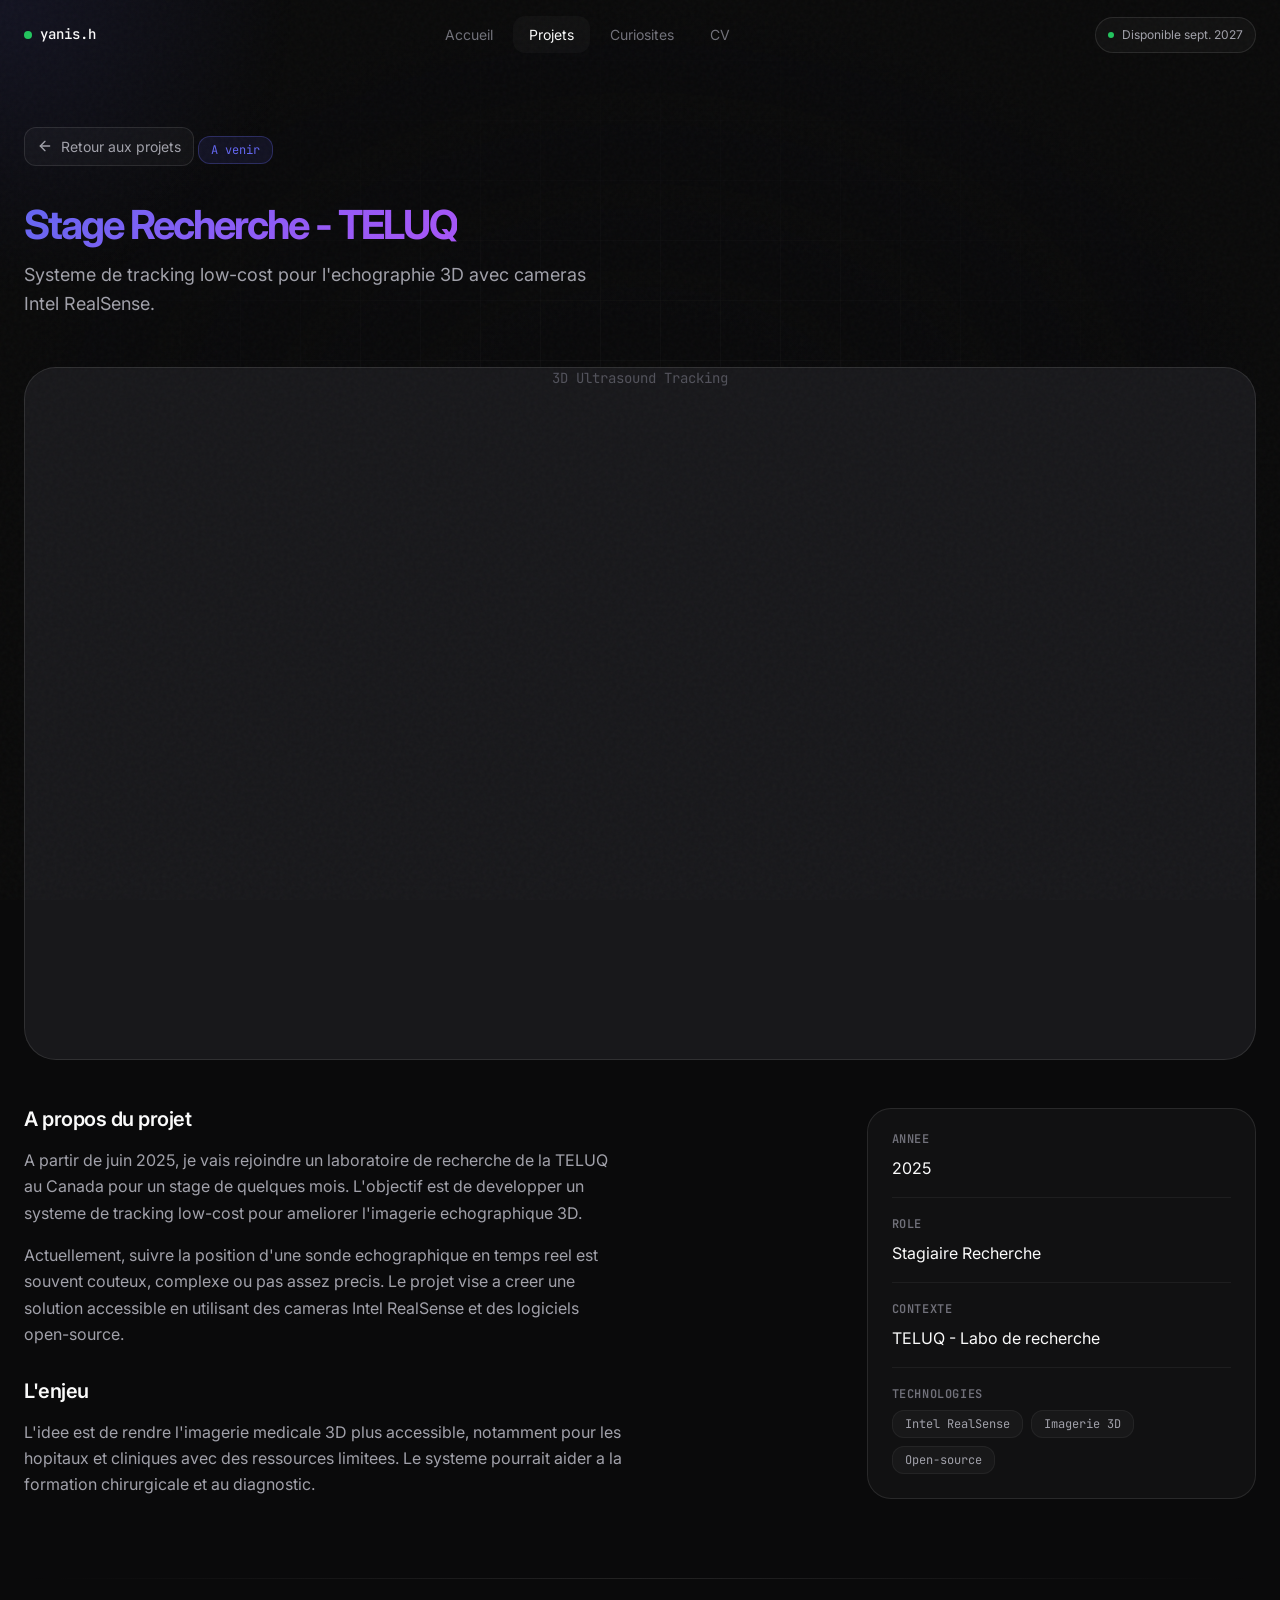
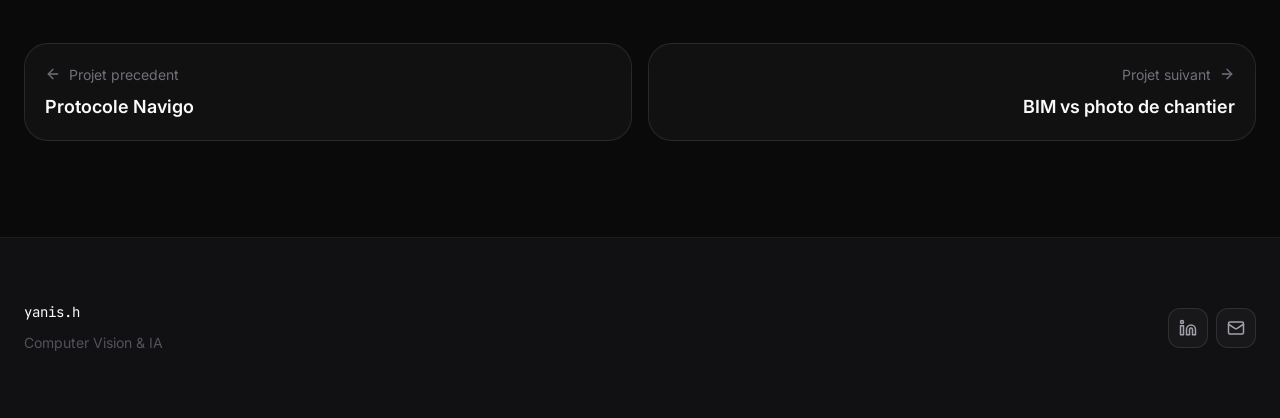
<file: projects/projet-6.html>
<!DOCTYPE html>
<html lang="fr">
<head>
  <meta charset="UTF-8">
  <meta name="viewport" content="width=device-width, initial-scale=1.0">
  <meta name="description" content="Stage Recherche - Tracking echographie 3D - TELUQ Canada - Yanis Hemdane">
  <meta name="author" content="Yanis Hemdane">
  <meta name="theme-color" content="#0a0a0b">

  <link rel="icon" type="image/svg+xml" href="data:image/svg+xml,<svg xmlns='http://www.w3.org/2000/svg' viewBox='0 0 100 100'><text y='.9em' font-size='90'>🤖</text></svg>">

  <title>Stage Recherche TELUQ — Yanis Hemdane</title>

  <link rel="stylesheet" href="../css/style.css">
</head>
<body>
  <div class="bg-grid"></div>
  <div class="spotlight" id="spotlight"></div>

  <div class="page">
    <!-- ========== HEADER ========== -->
    <header class="header" id="header">
      <div class="container">
        <div class="header__inner">
          <a href="../index.html" class="header__logo">
            <span class="header__logo-dot"></span>
            yanis.h
          </a>

          <nav class="header__nav" id="nav">
            <a href="../index.html" class="header__link">Accueil</a>
            <a href="../projects.html" class="header__link header__link--active">Projets</a>
            <a href="../curiosites.html" class="header__link">Curiosites</a>
            <a href="../cv/CV_Yanis_Hemdane.pdf" class="header__link" target="_blank" rel="noopener">CV</a>
          </nav>

          <div class="header__status">
            <span class="header__status-dot"></span>
            Disponible sept. 2027
          </div>

          <button class="header__menu-btn" id="menu-btn" aria-label="Menu">
            <span></span>
            <span></span>
            <span></span>
          </button>
        </div>
      </div>
    </header>

    <!-- ========== MAIN CONTENT ========== -->
    <main class="page__content">
      <section class="section" style="padding-top: 120px;">
        <div class="container">

          <!-- Header du projet -->
          <div class="project-header fade-in">
            <a href="../projects.html" class="project-header__back">
              <svg xmlns="http://www.w3.org/2000/svg" viewBox="0 0 24 24" fill="none" stroke="currentColor" stroke-width="2" stroke-linecap="round" stroke-linejoin="round">
                <line x1="19" y1="12" x2="5" y2="12"></line>
                <polyline points="12 19 5 12 12 5"></polyline>
              </svg>
              Retour aux projets
            </a>

            <span class="tag tag--accent" style="margin-top: var(--space-4);">A venir</span>

            <h1 class="fade-in fade-in--delay-1" style="font-size: clamp(var(--text-3xl), 6vw, var(--text-4xl)); margin-top: var(--space-3);">
              <span class="text-gradient">Stage Recherche - TELUQ</span>
            </h1>

            <p class="fade-in fade-in--delay-2" style="color: var(--color-text-secondary); font-size: var(--text-lg); max-width: 600px; margin-top: var(--space-3);">
              Systeme de tracking low-cost pour l'echographie 3D avec cameras Intel RealSense.
            </p>
          </div>

          <!-- Image principale -->
          <div class="project-hero-image fade-in fade-in--delay-2" style="margin-top: var(--space-8);">
            <div class="project-hero-image--placeholder">
              3D Ultrasound Tracking
            </div>
          </div>

          <!-- Contenu du projet -->
          <div class="project-info">

            <!-- Description -->
            <div class="project-description fade-in">
              <h2>A propos du projet</h2>

              <p>
                A partir de juin 2025, je vais rejoindre un laboratoire de recherche de la TELUQ
                au Canada pour un stage de quelques mois. L'objectif est de developper un systeme
                de tracking low-cost pour ameliorer l'imagerie echographique 3D.
              </p>

              <p>
                Actuellement, suivre la position d'une sonde echographique en temps reel est
                souvent couteux, complexe ou pas assez precis. Le projet vise a creer une solution
                accessible en utilisant des cameras Intel RealSense et des logiciels open-source.
              </p>

              <h2 style="margin-top: var(--space-8);">L'enjeu</h2>

              <p>
                L'idee est de rendre l'imagerie medicale 3D plus accessible, notamment pour les
                hopitaux et cliniques avec des ressources limitees. Le systeme pourrait aider
                a la formation chirurgicale et au diagnostic.
              </p>

 
            </div>

            <!-- Metadonnees -->
            <aside class="project-meta fade-in">
              <div class="bento-item">
                <div class="project-meta__item">
                  <h3>Annee</h3>
                  <p>2025</p>
                </div>

                <div class="project-meta__item">
                  <h3>Role</h3>
                  <p>Stagiaire Recherche</p>
                </div>

                <div class="project-meta__item">
                  <h3>Contexte</h3>
                  <p>TELUQ - Labo de recherche</p>
                </div>

                <div class="project-meta__item">
                  <h3>Technologies</h3>
                  <div class="tags" style="margin-top: var(--space-2);">
                    <span class="tag">Intel RealSense</span>
                    <span class="tag">Imagerie 3D</span>
                    <span class="tag">Open-source</span>
                  </div>
                </div>
              </div>
            </aside>

          </div>

          <!-- Navigation entre projets -->
          <div class="divider divider--gradient"></div>

          <div class="project-nav fade-in">
            <a href="projet-4.html" class="project-nav__link">
              <span class="project-nav__label">
                <svg xmlns="http://www.w3.org/2000/svg" width="16" height="16" viewBox="0 0 24 24" fill="none" stroke="currentColor" stroke-width="2" stroke-linecap="round" stroke-linejoin="round">
                  <line x1="19" y1="12" x2="5" y2="12"></line>
                  <polyline points="12 19 5 12 12 5"></polyline>
                </svg>
                Projet precedent
              </span>
              <span class="project-nav__title">Protocole Navigo</span>
            </a>
            <a href="projet-7.html" class="project-nav__link project-nav__link--next">
              <span class="project-nav__label">
                Projet suivant
                <svg xmlns="http://www.w3.org/2000/svg" width="16" height="16" viewBox="0 0 24 24" fill="none" stroke="currentColor" stroke-width="2" stroke-linecap="round" stroke-linejoin="round">
                  <line x1="5" y1="12" x2="19" y2="12"></line>
                  <polyline points="12 5 19 12 12 19"></polyline>
                </svg>
              </span>
              <span class="project-nav__title">BIM vs photo de chantier</span>
            </a>
          </div>

        </div>
      </section>
    </main>

    <!-- ========== FOOTER ========== -->
    <footer class="footer">
      <div class="container">
        <div class="footer__inner">
          <div class="footer__left">
            <span class="footer__logo">yanis.h</span>
            <p class="footer__text">Computer Vision & IA</p>
          </div>

          <div class="footer__social">
            <a href="https://www.linkedin.com/in/yanis-hemdane-5b6553298/" class="footer__social-link" target="_blank" rel="noopener" aria-label="LinkedIn">
              <svg xmlns="http://www.w3.org/2000/svg" viewBox="0 0 24 24" fill="none" stroke="currentColor" stroke-width="2" stroke-linecap="round" stroke-linejoin="round">
                <path d="M16 8a6 6 0 0 1 6 6v7h-4v-7a2 2 0 0 0-2-2 2 2 0 0 0-2 2v7h-4v-7a6 6 0 0 1 6-6z"/>
                <rect x="2" y="9" width="4" height="12"/>
                <circle cx="4" cy="4" r="2"/>
              </svg>
            </a>
            <a href="mailto:yanishemdane@gmail.com" class="footer__social-link" aria-label="Email">
              <svg xmlns="http://www.w3.org/2000/svg" viewBox="0 0 24 24" fill="none" stroke="currentColor" stroke-width="2" stroke-linecap="round" stroke-linejoin="round">
                <rect width="20" height="16" x="2" y="4" rx="2"/>
                <path d="m22 7-8.97 5.7a1.94 1.94 0 0 1-2.06 0L2 7"/>
              </svg>
            </a>
          </div>
        </div>
      </div>
    </footer>
  </div>

  <script src="../js/main.js"></script>
</body>
</html>
</file>
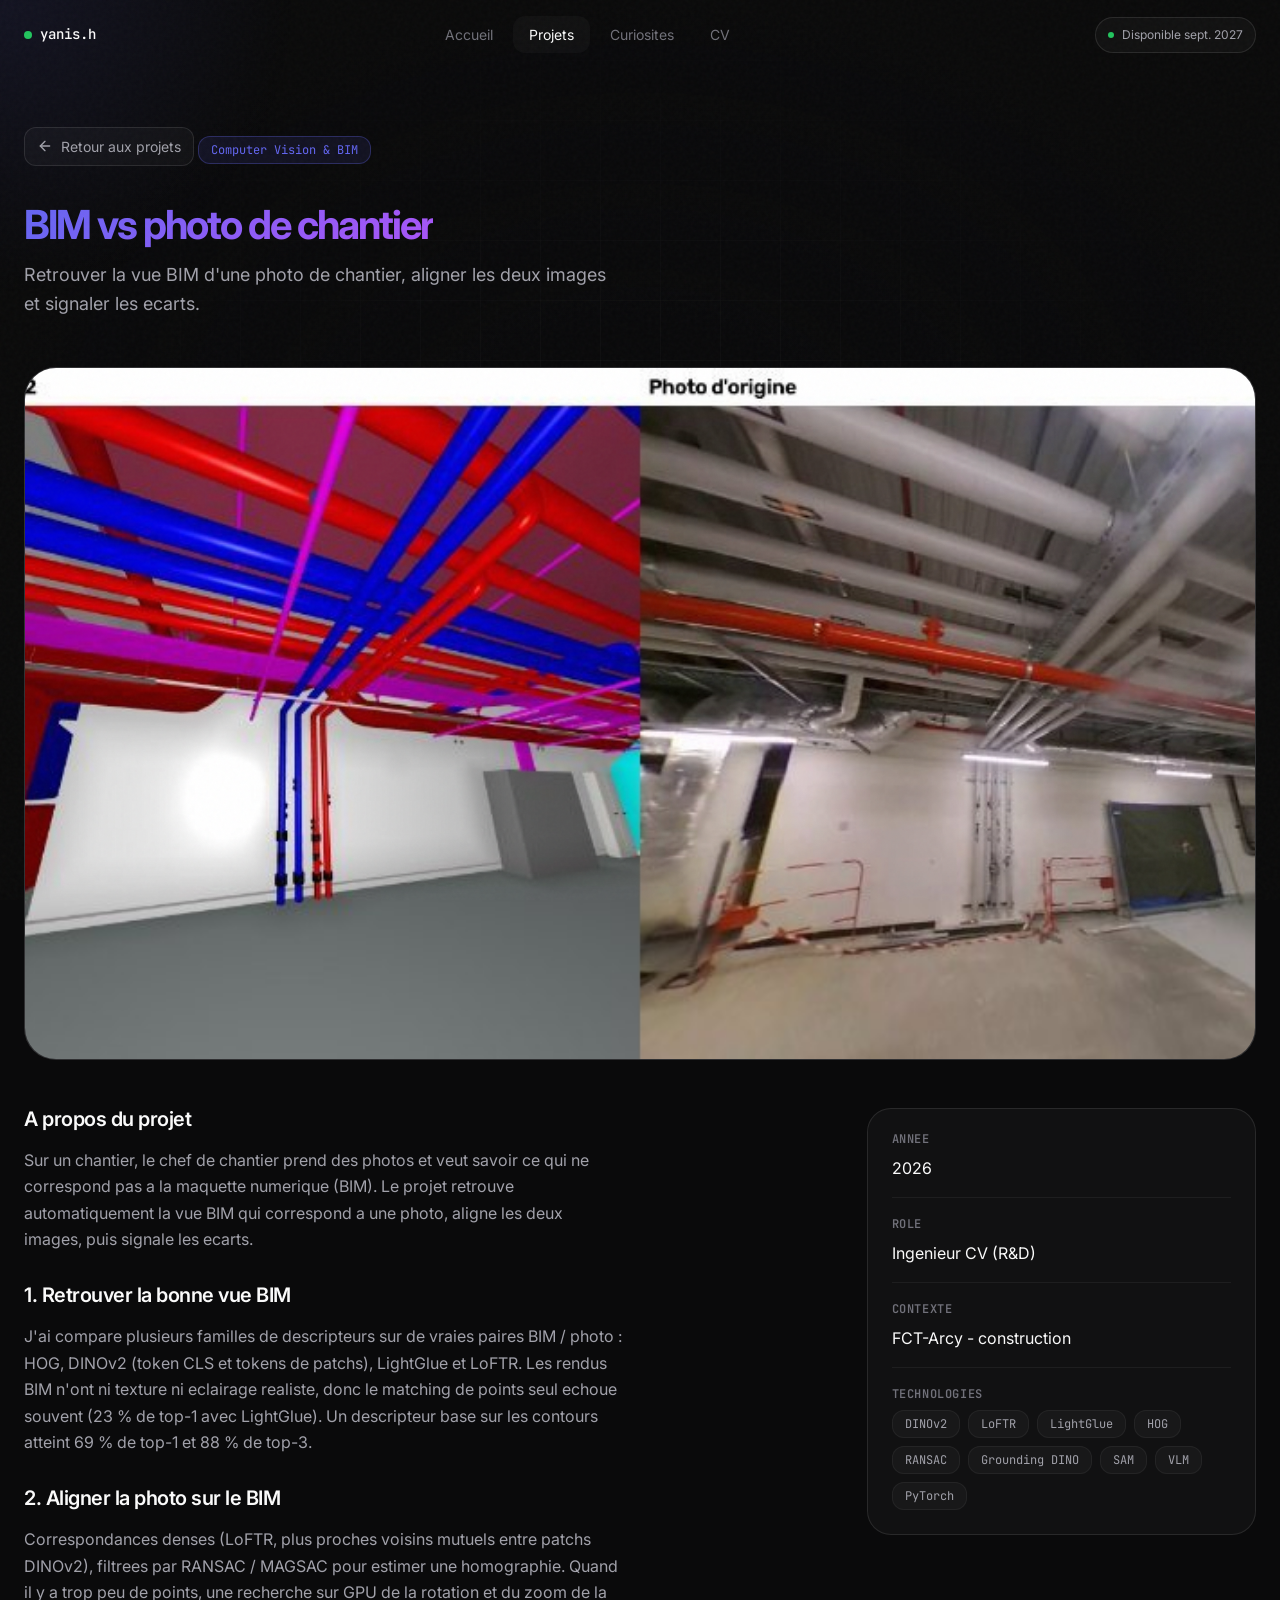
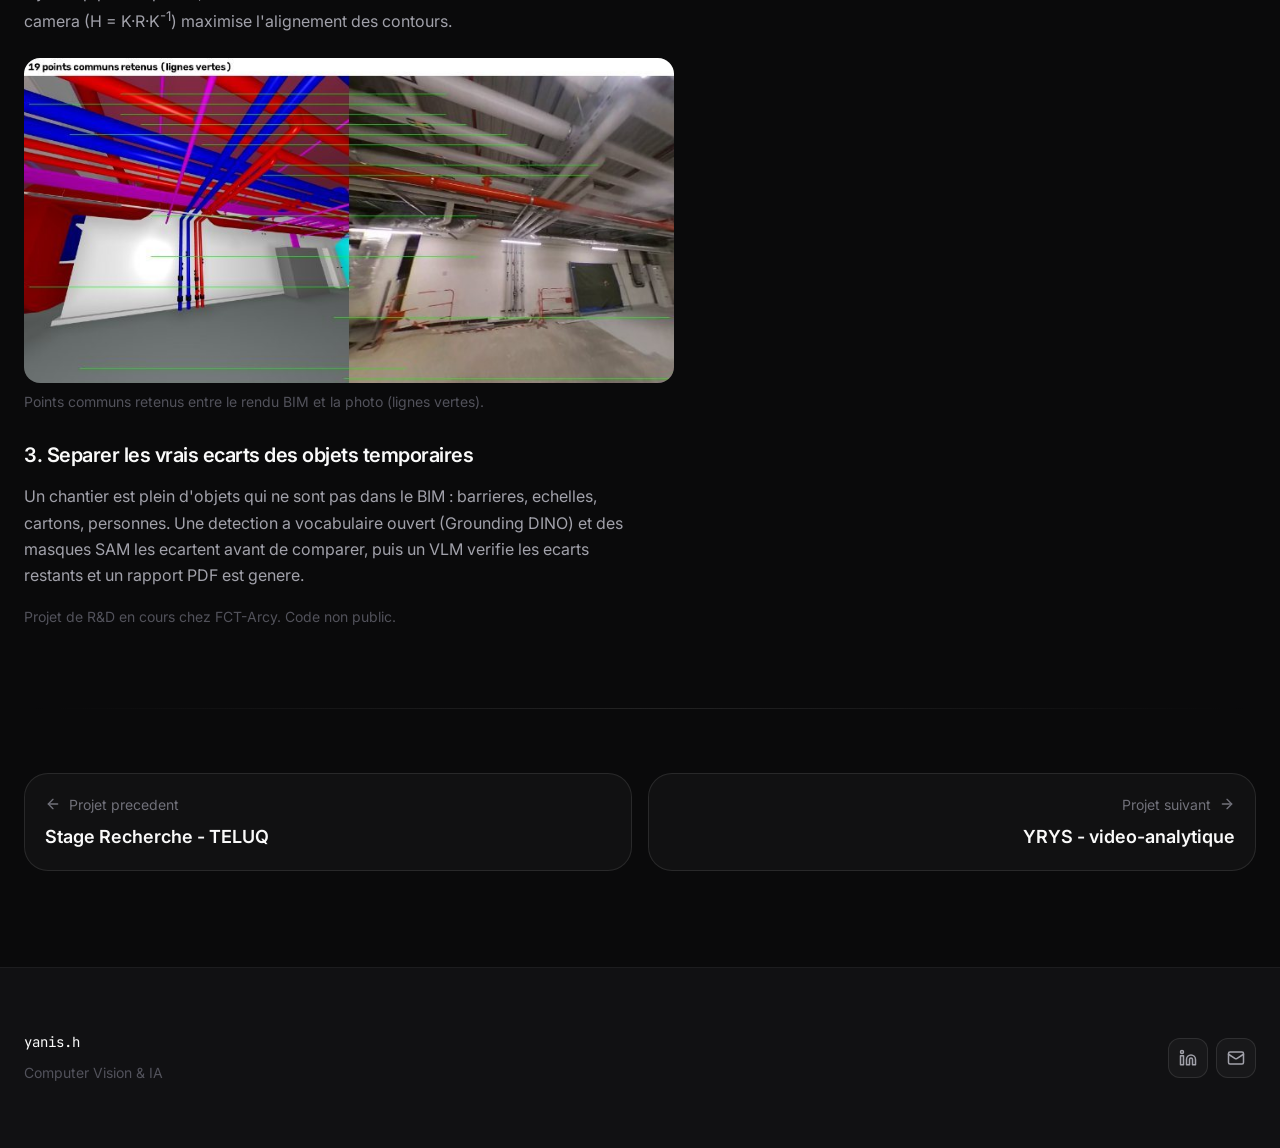
<file: projects/projet-7.html>
<!DOCTYPE html>
<html lang="fr">
<head>
  <meta charset="UTF-8">
  <meta name="viewport" content="width=device-width, initial-scale=1.0">
  <meta name="description" content="BIM vs photo de chantier - Yanis Hemdane">
  <meta name="author" content="Yanis Hemdane">
  <meta name="theme-color" content="#0a0a0b">

  <link rel="icon" type="image/svg+xml" href="data:image/svg+xml,<svg xmlns='http://www.w3.org/2000/svg' viewBox='0 0 100 100'><text y='.9em' font-size='90'>🤖</text></svg>">

  <title>BIM vs photo de chantier — Yanis Hemdane</title>

  <link rel="stylesheet" href="../css/style.css">
</head>
<body>
  <div class="bg-grid"></div>
  <div class="spotlight" id="spotlight"></div>

  <div class="page">
    <!-- ========== HEADER ========== -->
    <header class="header" id="header">
      <div class="container">
        <div class="header__inner">
          <a href="../index.html" class="header__logo">
            <span class="header__logo-dot"></span>
            yanis.h
          </a>

          <nav class="header__nav" id="nav">
            <a href="../index.html" class="header__link">Accueil</a>
            <a href="../projects.html" class="header__link header__link--active">Projets</a>
            <a href="../curiosites.html" class="header__link">Curiosites</a>
            <a href="../cv/CV_Yanis_Hemdane.pdf" class="header__link" target="_blank" rel="noopener">CV</a>
          </nav>

          <div class="header__status">
            <span class="header__status-dot"></span>
            Disponible sept. 2027
          </div>

          <button class="header__menu-btn" id="menu-btn" aria-label="Menu">
            <span></span>
            <span></span>
            <span></span>
          </button>
        </div>
      </div>
    </header>

    <!-- ========== MAIN CONTENT ========== -->
    <main class="page__content">
      <section class="section" style="padding-top: 120px;">
        <div class="container">

          <!-- Header du projet -->
          <div class="project-header fade-in">
            <a href="../projects.html" class="project-header__back">
              <svg xmlns="http://www.w3.org/2000/svg" viewBox="0 0 24 24" fill="none" stroke="currentColor" stroke-width="2" stroke-linecap="round" stroke-linejoin="round">
                <line x1="19" y1="12" x2="5" y2="12"></line>
                <polyline points="12 19 5 12 12 5"></polyline>
              </svg>
              Retour aux projets
            </a>

            <span class="tag tag--accent" style="margin-top: var(--space-4);">Computer Vision &amp; BIM</span>

            <h1 class="fade-in fade-in--delay-1" style="font-size: clamp(var(--text-3xl), 6vw, var(--text-4xl)); margin-top: var(--space-3);">
              <span class="text-gradient">BIM vs photo de chantier</span>
            </h1>

            <p class="fade-in fade-in--delay-2" style="color: var(--color-text-secondary); font-size: var(--text-lg); max-width: 600px; margin-top: var(--space-3);">
              Retrouver la vue BIM d'une photo de chantier, aligner les deux images et signaler les ecarts.
            </p>
          </div>

          <!-- Image principale -->
          <div class="project-hero-image fade-in fade-in--delay-2" style="margin-top: var(--space-8);">
            <img src="../Image/bim/bim_vs_photo.jpg" alt="BIM vs photo de chantier" style="width: 100%; border-radius: var(--radius-lg);">
          </div>

          <!-- Contenu du projet -->
          <div class="project-info">

            <!-- Description -->
            <div class="project-description fade-in">
              <h2>A propos du projet</h2>

              <p>
                Sur un chantier, le chef de chantier prend des photos et veut savoir ce qui
                ne correspond pas a la maquette numerique (BIM). Le projet retrouve
                automatiquement la vue BIM qui correspond a une photo, aligne les deux images,
                puis signale les ecarts.
              </p>

              <h2 style="margin-top: var(--space-8);">1. Retrouver la bonne vue BIM</h2>

              <p>
                J'ai compare plusieurs familles de descripteurs sur de vraies paires BIM / photo :
                HOG, DINOv2 (token CLS et tokens de patchs), LightGlue et LoFTR. Les rendus BIM
                n'ont ni texture ni eclairage realiste, donc le matching de points seul echoue
                souvent (23 % de top-1 avec LightGlue). Un descripteur base sur les contours
                atteint 69 % de top-1 et 88 % de top-3.
              </p>

              <h2 style="margin-top: var(--space-8);">2. Aligner la photo sur le BIM</h2>

              <p>
                Correspondances denses (LoFTR, plus proches voisins mutuels entre patchs DINOv2),
                filtrees par RANSAC / MAGSAC pour estimer une homographie. Quand il y a trop peu de
                points, une recherche sur GPU de la rotation et du zoom de la camera
                (H = K&middot;R&middot;K<sup>-1</sup>) maximise l'alignement des contours.
              </p>

              <figure style="margin: var(--space-6) 0;">
                <img src="../Image/bim/correspondances.jpg" alt="Points communs retenus entre le rendu BIM et la photo (lignes vertes)." style="width: 100%; border-radius: var(--radius-lg);">
                <figcaption style="color: var(--color-text-muted); font-size: var(--text-sm); margin-top: var(--space-2);">Points communs retenus entre le rendu BIM et la photo (lignes vertes).</figcaption>
              </figure>

              <h2 style="margin-top: var(--space-8);">3. Separer les vrais ecarts des objets temporaires</h2>

              <p>
                Un chantier est plein d'objets qui ne sont pas dans le BIM : barrieres, echelles,
                cartons, personnes. Une detection a vocabulaire ouvert (Grounding DINO) et des
                masques SAM les ecartent avant de comparer, puis un VLM verifie les ecarts restants
                et un rapport PDF est genere.
              </p>

              <p style="color: var(--color-text-muted); font-size: var(--text-sm);">
                Projet de R&amp;D en cours chez FCT-Arcy. Code non public.
              </p>
            </div>

            <!-- Metadonnees -->
            <aside class="project-meta fade-in">
              <div class="bento-item">
                <div class="project-meta__item">
                  <h3>Annee</h3>
                  <p>2026</p>
                </div>

                <div class="project-meta__item">
                  <h3>Role</h3>
                  <p>Ingenieur CV (R&amp;D)</p>
                </div>

                <div class="project-meta__item">
                  <h3>Contexte</h3>
                  <p>FCT-Arcy - construction</p>
                </div>

                <div class="project-meta__item">
                  <h3>Technologies</h3>
                  <div class="tags" style="margin-top: var(--space-2);">
                    <span class="tag">DINOv2</span>
                    <span class="tag">LoFTR</span>
                    <span class="tag">LightGlue</span>
                    <span class="tag">HOG</span>
                    <span class="tag">RANSAC</span>
                    <span class="tag">Grounding DINO</span>
                    <span class="tag">SAM</span>
                    <span class="tag">VLM</span>
                    <span class="tag">PyTorch</span>
                  </div>
                </div>
              </div>
            </aside>

          </div>

          <!-- Navigation entre projets -->
          <div class="divider divider--gradient"></div>

          <div class="project-nav fade-in">
            <a href="projet-6.html" class="project-nav__link">
              <span class="project-nav__label">
                <svg xmlns="http://www.w3.org/2000/svg" width="16" height="16" viewBox="0 0 24 24" fill="none" stroke="currentColor" stroke-width="2" stroke-linecap="round" stroke-linejoin="round">
                  <line x1="19" y1="12" x2="5" y2="12"></line>
                  <polyline points="12 19 5 12 12 5"></polyline>
                </svg>
                Projet precedent
              </span>
              <span class="project-nav__title">Stage Recherche - TELUQ</span>
            </a>
            <a href="projet-8.html" class="project-nav__link project-nav__link--next">
              <span class="project-nav__label">
                Projet suivant
                <svg xmlns="http://www.w3.org/2000/svg" width="16" height="16" viewBox="0 0 24 24" fill="none" stroke="currentColor" stroke-width="2" stroke-linecap="round" stroke-linejoin="round">
                  <line x1="5" y1="12" x2="19" y2="12"></line>
                  <polyline points="12 5 19 12 12 19"></polyline>
                </svg>
              </span>
              <span class="project-nav__title">YRYS - video-analytique</span>
            </a>
          </div>

        </div>
      </section>
    </main>

    <!-- ========== FOOTER ========== -->
    <footer class="footer">
      <div class="container">
        <div class="footer__inner">
          <div class="footer__left">
            <span class="footer__logo">yanis.h</span>
            <p class="footer__text">Computer Vision & IA</p>
          </div>

          <div class="footer__social">
            <a href="https://www.linkedin.com/in/yanis-hemdane-5b6553298/" class="footer__social-link" target="_blank" rel="noopener" aria-label="LinkedIn">
              <svg xmlns="http://www.w3.org/2000/svg" viewBox="0 0 24 24" fill="none" stroke="currentColor" stroke-width="2" stroke-linecap="round" stroke-linejoin="round">
                <path d="M16 8a6 6 0 0 1 6 6v7h-4v-7a2 2 0 0 0-2-2 2 2 0 0 0-2 2v7h-4v-7a6 6 0 0 1 6-6z"/>
                <rect x="2" y="9" width="4" height="12"/>
                <circle cx="4" cy="4" r="2"/>
              </svg>
            </a>
            <a href="mailto:yanishemdane@gmail.com" class="footer__social-link" aria-label="Email">
              <svg xmlns="http://www.w3.org/2000/svg" viewBox="0 0 24 24" fill="none" stroke="currentColor" stroke-width="2" stroke-linecap="round" stroke-linejoin="round">
                <rect width="20" height="16" x="2" y="4" rx="2"/>
                <path d="m22 7-8.97 5.7a1.94 1.94 0 0 1-2.06 0L2 7"/>
              </svg>
            </a>
          </div>
        </div>
      </div>
    </footer>
  </div>

  <script src="../js/main.js"></script>
</body>
</html>
</file>
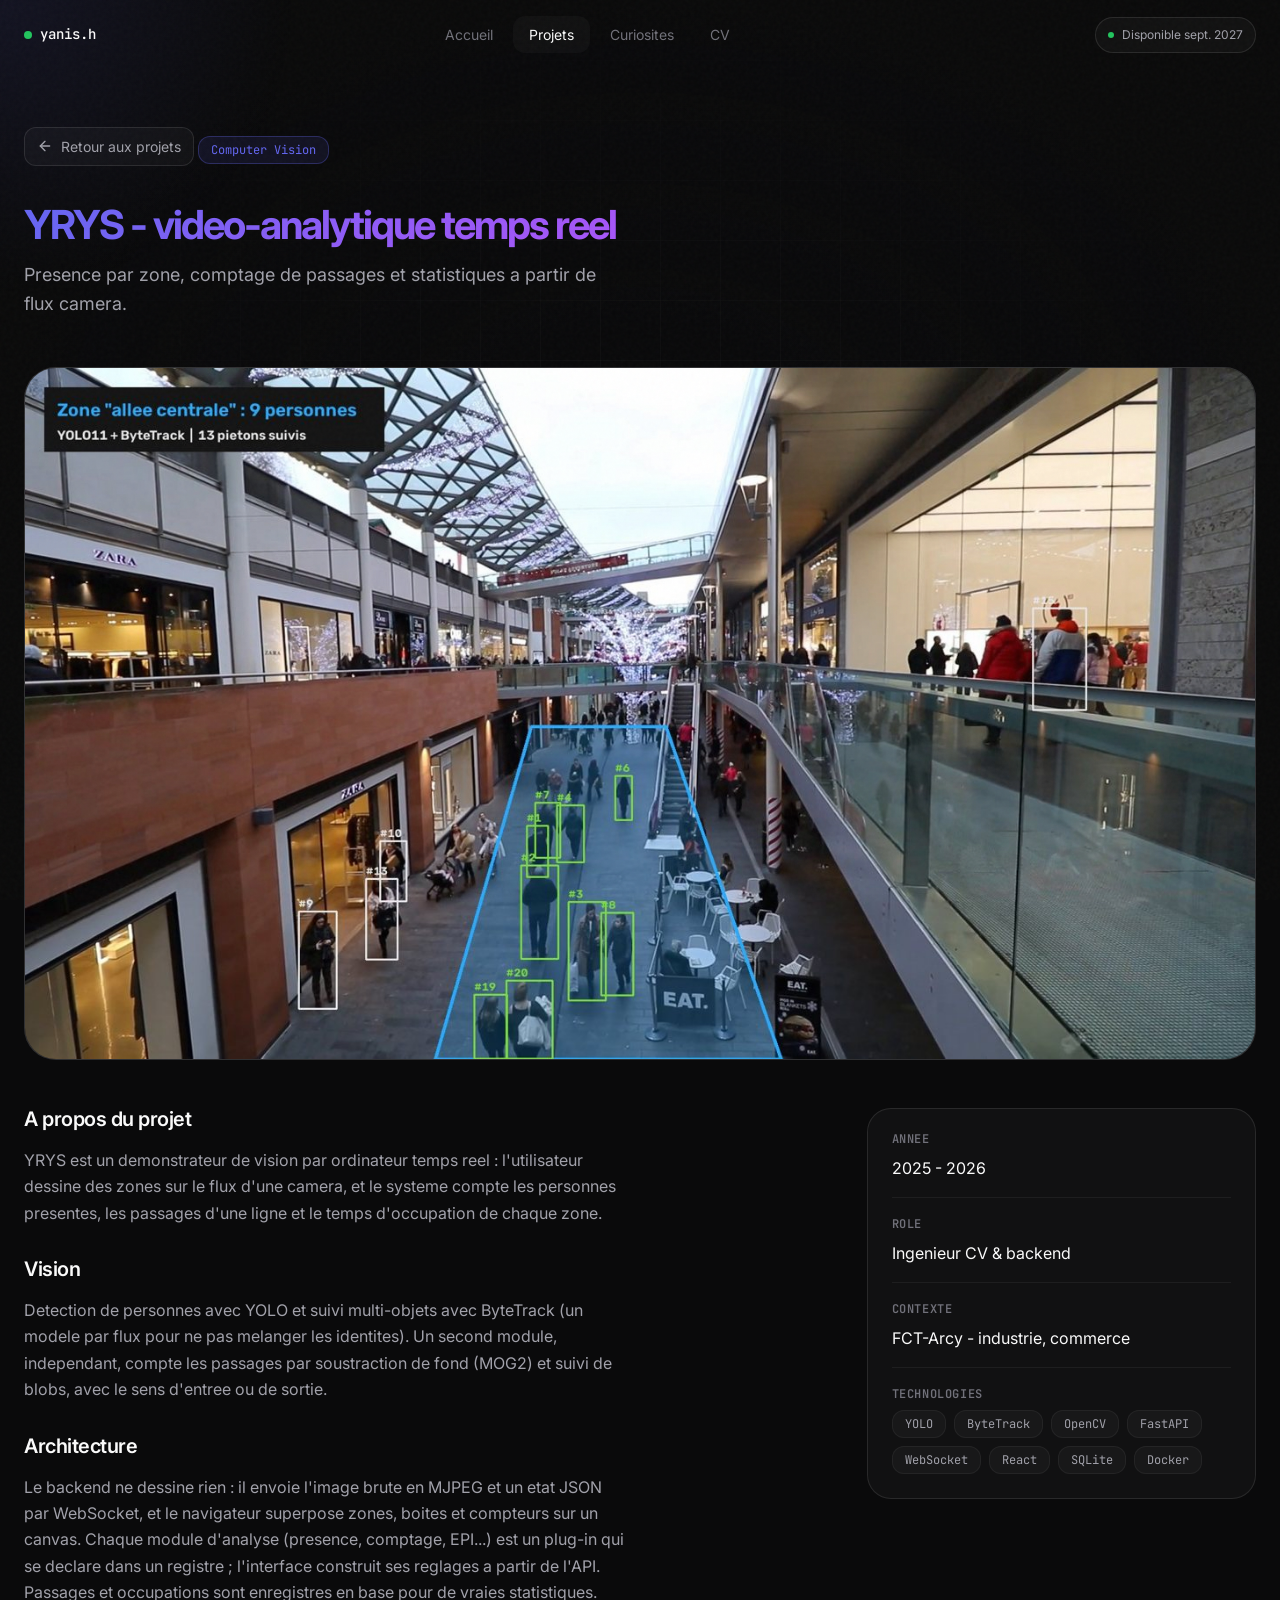
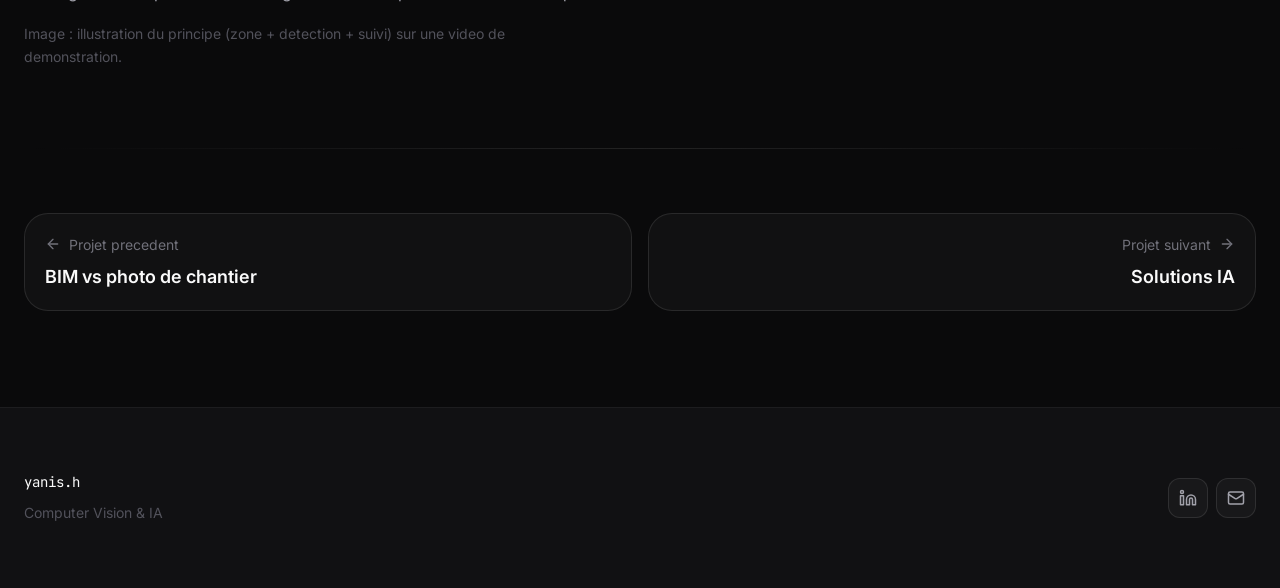
<file: projects/projet-8.html>
<!DOCTYPE html>
<html lang="fr">
<head>
  <meta charset="UTF-8">
  <meta name="viewport" content="width=device-width, initial-scale=1.0">
  <meta name="description" content="YRYS - video-analytique temps reel - Yanis Hemdane">
  <meta name="author" content="Yanis Hemdane">
  <meta name="theme-color" content="#0a0a0b">

  <link rel="icon" type="image/svg+xml" href="data:image/svg+xml,<svg xmlns='http://www.w3.org/2000/svg' viewBox='0 0 100 100'><text y='.9em' font-size='90'>🤖</text></svg>">

  <title>YRYS - video-analytique temps reel — Yanis Hemdane</title>

  <link rel="stylesheet" href="../css/style.css">
</head>
<body>
  <div class="bg-grid"></div>
  <div class="spotlight" id="spotlight"></div>

  <div class="page">
    <!-- ========== HEADER ========== -->
    <header class="header" id="header">
      <div class="container">
        <div class="header__inner">
          <a href="../index.html" class="header__logo">
            <span class="header__logo-dot"></span>
            yanis.h
          </a>

          <nav class="header__nav" id="nav">
            <a href="../index.html" class="header__link">Accueil</a>
            <a href="../projects.html" class="header__link header__link--active">Projets</a>
            <a href="../curiosites.html" class="header__link">Curiosites</a>
            <a href="../cv/CV_Yanis_Hemdane.pdf" class="header__link" target="_blank" rel="noopener">CV</a>
          </nav>

          <div class="header__status">
            <span class="header__status-dot"></span>
            Disponible sept. 2027
          </div>

          <button class="header__menu-btn" id="menu-btn" aria-label="Menu">
            <span></span>
            <span></span>
            <span></span>
          </button>
        </div>
      </div>
    </header>

    <!-- ========== MAIN CONTENT ========== -->
    <main class="page__content">
      <section class="section" style="padding-top: 120px;">
        <div class="container">

          <!-- Header du projet -->
          <div class="project-header fade-in">
            <a href="../projects.html" class="project-header__back">
              <svg xmlns="http://www.w3.org/2000/svg" viewBox="0 0 24 24" fill="none" stroke="currentColor" stroke-width="2" stroke-linecap="round" stroke-linejoin="round">
                <line x1="19" y1="12" x2="5" y2="12"></line>
                <polyline points="12 19 5 12 12 5"></polyline>
              </svg>
              Retour aux projets
            </a>

            <span class="tag tag--accent" style="margin-top: var(--space-4);">Computer Vision</span>

            <h1 class="fade-in fade-in--delay-1" style="font-size: clamp(var(--text-3xl), 6vw, var(--text-4xl)); margin-top: var(--space-3);">
              <span class="text-gradient">YRYS - video-analytique temps reel</span>
            </h1>

            <p class="fade-in fade-in--delay-2" style="color: var(--color-text-secondary); font-size: var(--text-lg); max-width: 600px; margin-top: var(--space-3);">
              Presence par zone, comptage de passages et statistiques a partir de flux camera.
            </p>
          </div>

          <!-- Image principale -->
          <div class="project-hero-image fade-in fade-in--delay-2" style="margin-top: var(--space-8);">
            <img src="../Image/yrys.jpg" alt="YRYS - video-analytique temps reel" style="width: 100%; border-radius: var(--radius-lg);">
          </div>

          <!-- Contenu du projet -->
          <div class="project-info">

            <!-- Description -->
            <div class="project-description fade-in">
              <h2>A propos du projet</h2>

              <p>
                YRYS est un demonstrateur de vision par ordinateur temps reel : l'utilisateur dessine
                des zones sur le flux d'une camera, et le systeme compte les personnes presentes,
                les passages d'une ligne et le temps d'occupation de chaque zone.
              </p>

              <h2 style="margin-top: var(--space-8);">Vision</h2>

              <p>
                Detection de personnes avec YOLO et suivi multi-objets avec ByteTrack (un modele par
                flux pour ne pas melanger les identites). Un second module, independant, compte les
                passages par soustraction de fond (MOG2) et suivi de blobs, avec le sens d'entree
                ou de sortie.
              </p>

              <h2 style="margin-top: var(--space-8);">Architecture</h2>

              <p>
                Le backend ne dessine rien : il envoie l'image brute en MJPEG et un etat JSON par
                WebSocket, et le navigateur superpose zones, boites et compteurs sur un canvas.
                Chaque module d'analyse (presence, comptage, EPI...) est un plug-in qui se declare
                dans un registre ; l'interface construit ses reglages a partir de l'API.
                Passages et occupations sont enregistres en base pour de vraies statistiques.
              </p>

              <p style="color: var(--color-text-muted); font-size: var(--text-sm);">
                Image : illustration du principe (zone + detection + suivi) sur une video de demonstration.
              </p>
            </div>

            <!-- Metadonnees -->
            <aside class="project-meta fade-in">
              <div class="bento-item">
                <div class="project-meta__item">
                  <h3>Annee</h3>
                  <p>2025 - 2026</p>
                </div>

                <div class="project-meta__item">
                  <h3>Role</h3>
                  <p>Ingenieur CV &amp; backend</p>
                </div>

                <div class="project-meta__item">
                  <h3>Contexte</h3>
                  <p>FCT-Arcy - industrie, commerce</p>
                </div>

                <div class="project-meta__item">
                  <h3>Technologies</h3>
                  <div class="tags" style="margin-top: var(--space-2);">
                    <span class="tag">YOLO</span>
                    <span class="tag">ByteTrack</span>
                    <span class="tag">OpenCV</span>
                    <span class="tag">FastAPI</span>
                    <span class="tag">WebSocket</span>
                    <span class="tag">React</span>
                    <span class="tag">SQLite</span>
                    <span class="tag">Docker</span>
                  </div>
                </div>
              </div>
            </aside>

          </div>

          <!-- Navigation entre projets -->
          <div class="divider divider--gradient"></div>

          <div class="project-nav fade-in">
            <a href="projet-7.html" class="project-nav__link">
              <span class="project-nav__label">
                <svg xmlns="http://www.w3.org/2000/svg" width="16" height="16" viewBox="0 0 24 24" fill="none" stroke="currentColor" stroke-width="2" stroke-linecap="round" stroke-linejoin="round">
                  <line x1="19" y1="12" x2="5" y2="12"></line>
                  <polyline points="12 19 5 12 12 5"></polyline>
                </svg>
                Projet precedent
              </span>
              <span class="project-nav__title">BIM vs photo de chantier</span>
            </a>
            <a href="projet-1.html" class="project-nav__link project-nav__link--next">
              <span class="project-nav__label">
                Projet suivant
                <svg xmlns="http://www.w3.org/2000/svg" width="16" height="16" viewBox="0 0 24 24" fill="none" stroke="currentColor" stroke-width="2" stroke-linecap="round" stroke-linejoin="round">
                  <line x1="5" y1="12" x2="19" y2="12"></line>
                  <polyline points="12 5 19 12 12 19"></polyline>
                </svg>
              </span>
              <span class="project-nav__title">Solutions IA</span>
            </a>
          </div>

        </div>
      </section>
    </main>

    <!-- ========== FOOTER ========== -->
    <footer class="footer">
      <div class="container">
        <div class="footer__inner">
          <div class="footer__left">
            <span class="footer__logo">yanis.h</span>
            <p class="footer__text">Computer Vision & IA</p>
          </div>

          <div class="footer__social">
            <a href="https://www.linkedin.com/in/yanis-hemdane-5b6553298/" class="footer__social-link" target="_blank" rel="noopener" aria-label="LinkedIn">
              <svg xmlns="http://www.w3.org/2000/svg" viewBox="0 0 24 24" fill="none" stroke="currentColor" stroke-width="2" stroke-linecap="round" stroke-linejoin="round">
                <path d="M16 8a6 6 0 0 1 6 6v7h-4v-7a2 2 0 0 0-2-2 2 2 0 0 0-2 2v7h-4v-7a6 6 0 0 1 6-6z"/>
                <rect x="2" y="9" width="4" height="12"/>
                <circle cx="4" cy="4" r="2"/>
              </svg>
            </a>
            <a href="mailto:yanishemdane@gmail.com" class="footer__social-link" aria-label="Email">
              <svg xmlns="http://www.w3.org/2000/svg" viewBox="0 0 24 24" fill="none" stroke="currentColor" stroke-width="2" stroke-linecap="round" stroke-linejoin="round">
                <rect width="20" height="16" x="2" y="4" rx="2"/>
                <path d="m22 7-8.97 5.7a1.94 1.94 0 0 1-2.06 0L2 7"/>
              </svg>
            </a>
          </div>
        </div>
      </div>
    </footer>
  </div>

  <script src="../js/main.js"></script>
</body>
</html>
</file>
<file: css/style.css>
/* ==========================================================================
   Style Principal - Portfolio Tech Moderne
   ========================================================================== */

/* Google Fonts - Inter + JetBrains Mono */
@import url('https://fonts.googleapis.com/css2?family=Inter:wght@400;500;600;700&family=JetBrains+Mono:wght@400;500&display=swap');

/* Modules CSS */
@import 'variables.css';
@import 'base.css';
@import 'layout.css';
@import 'components.css';
@import 'animations.css';
</file>
